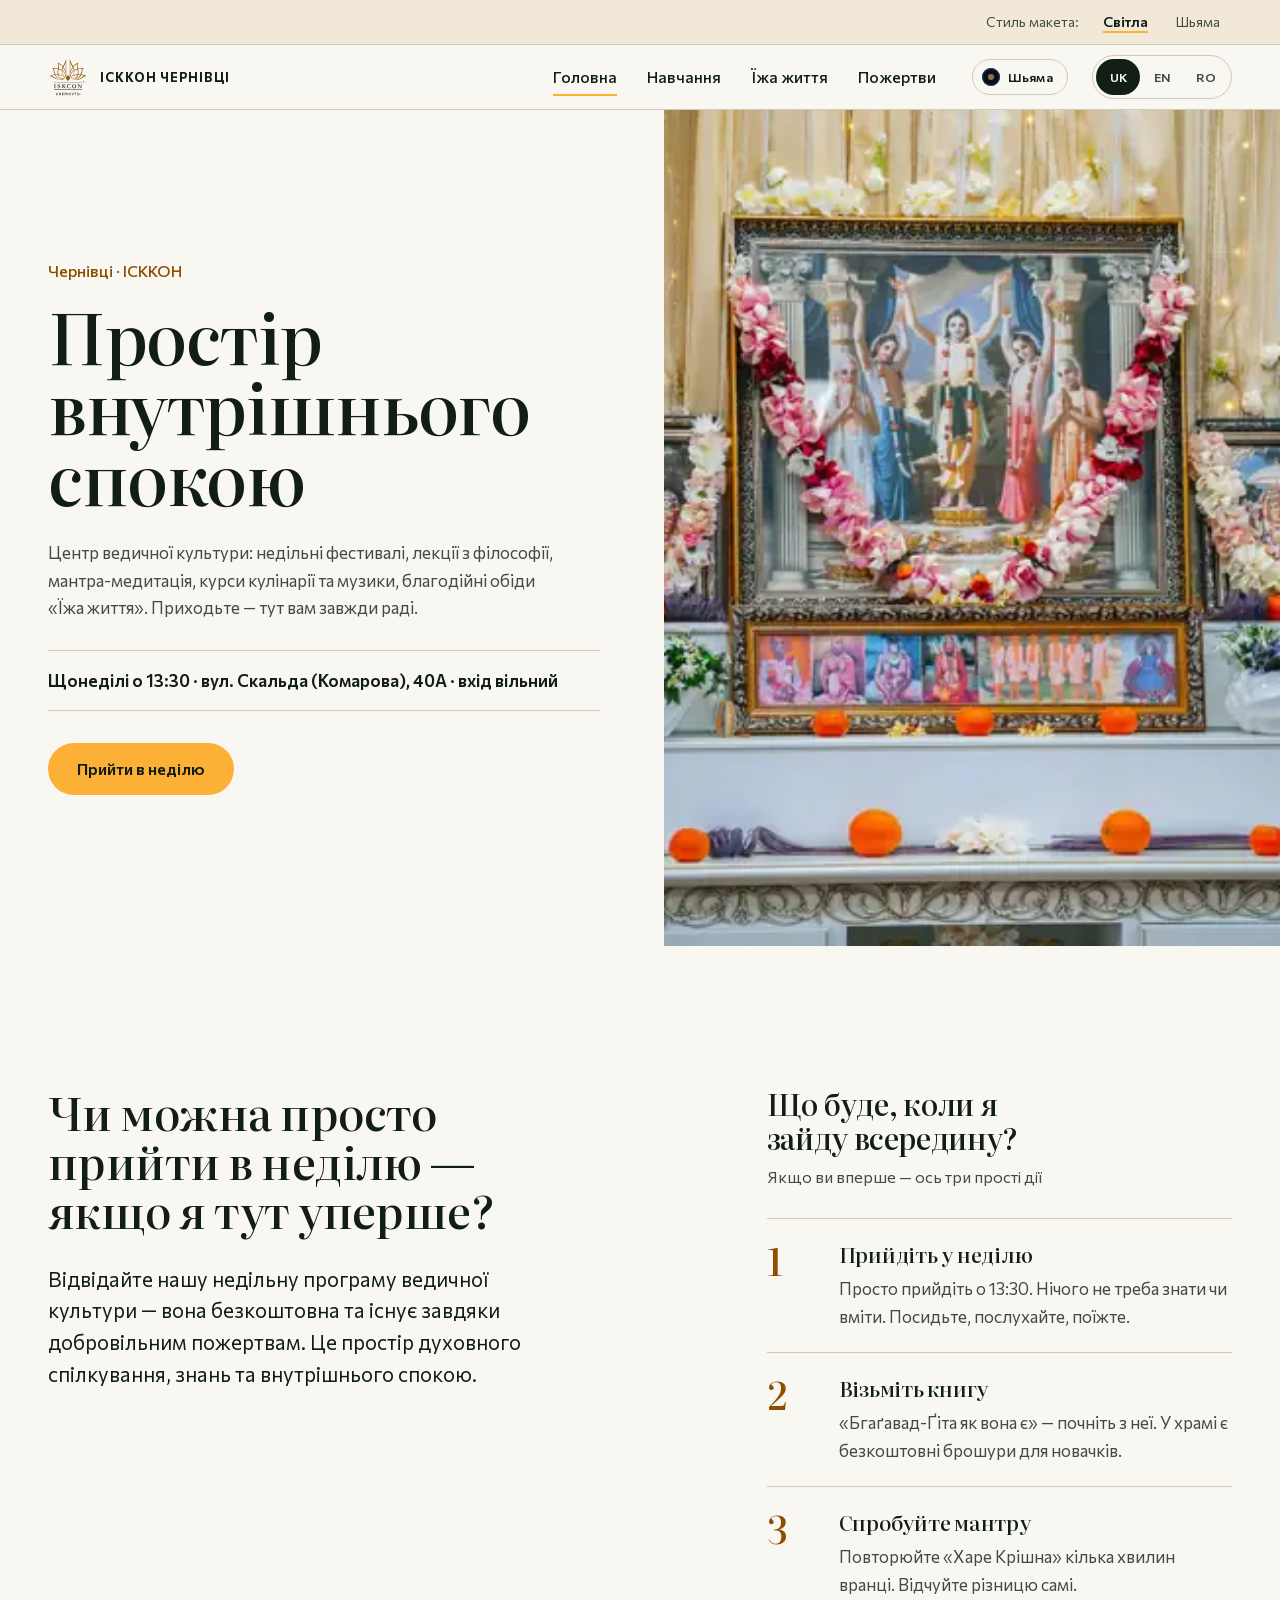
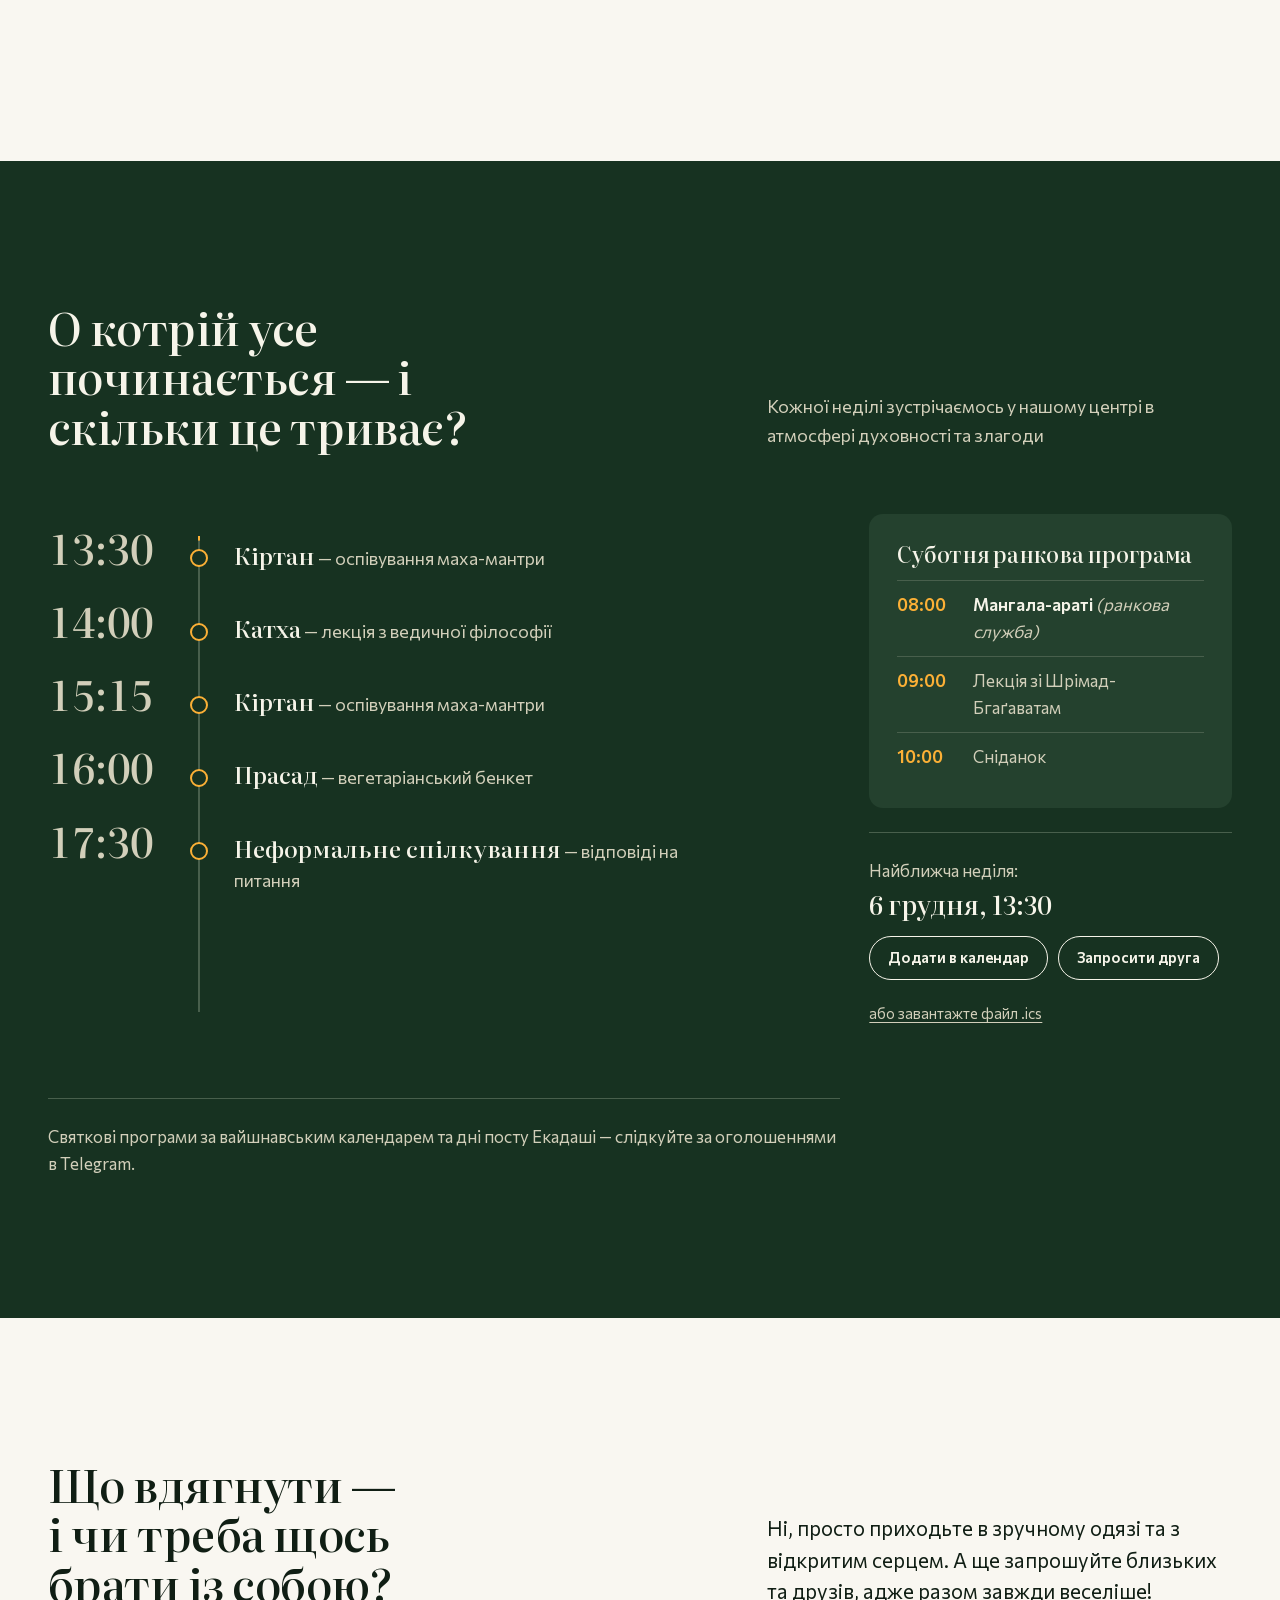
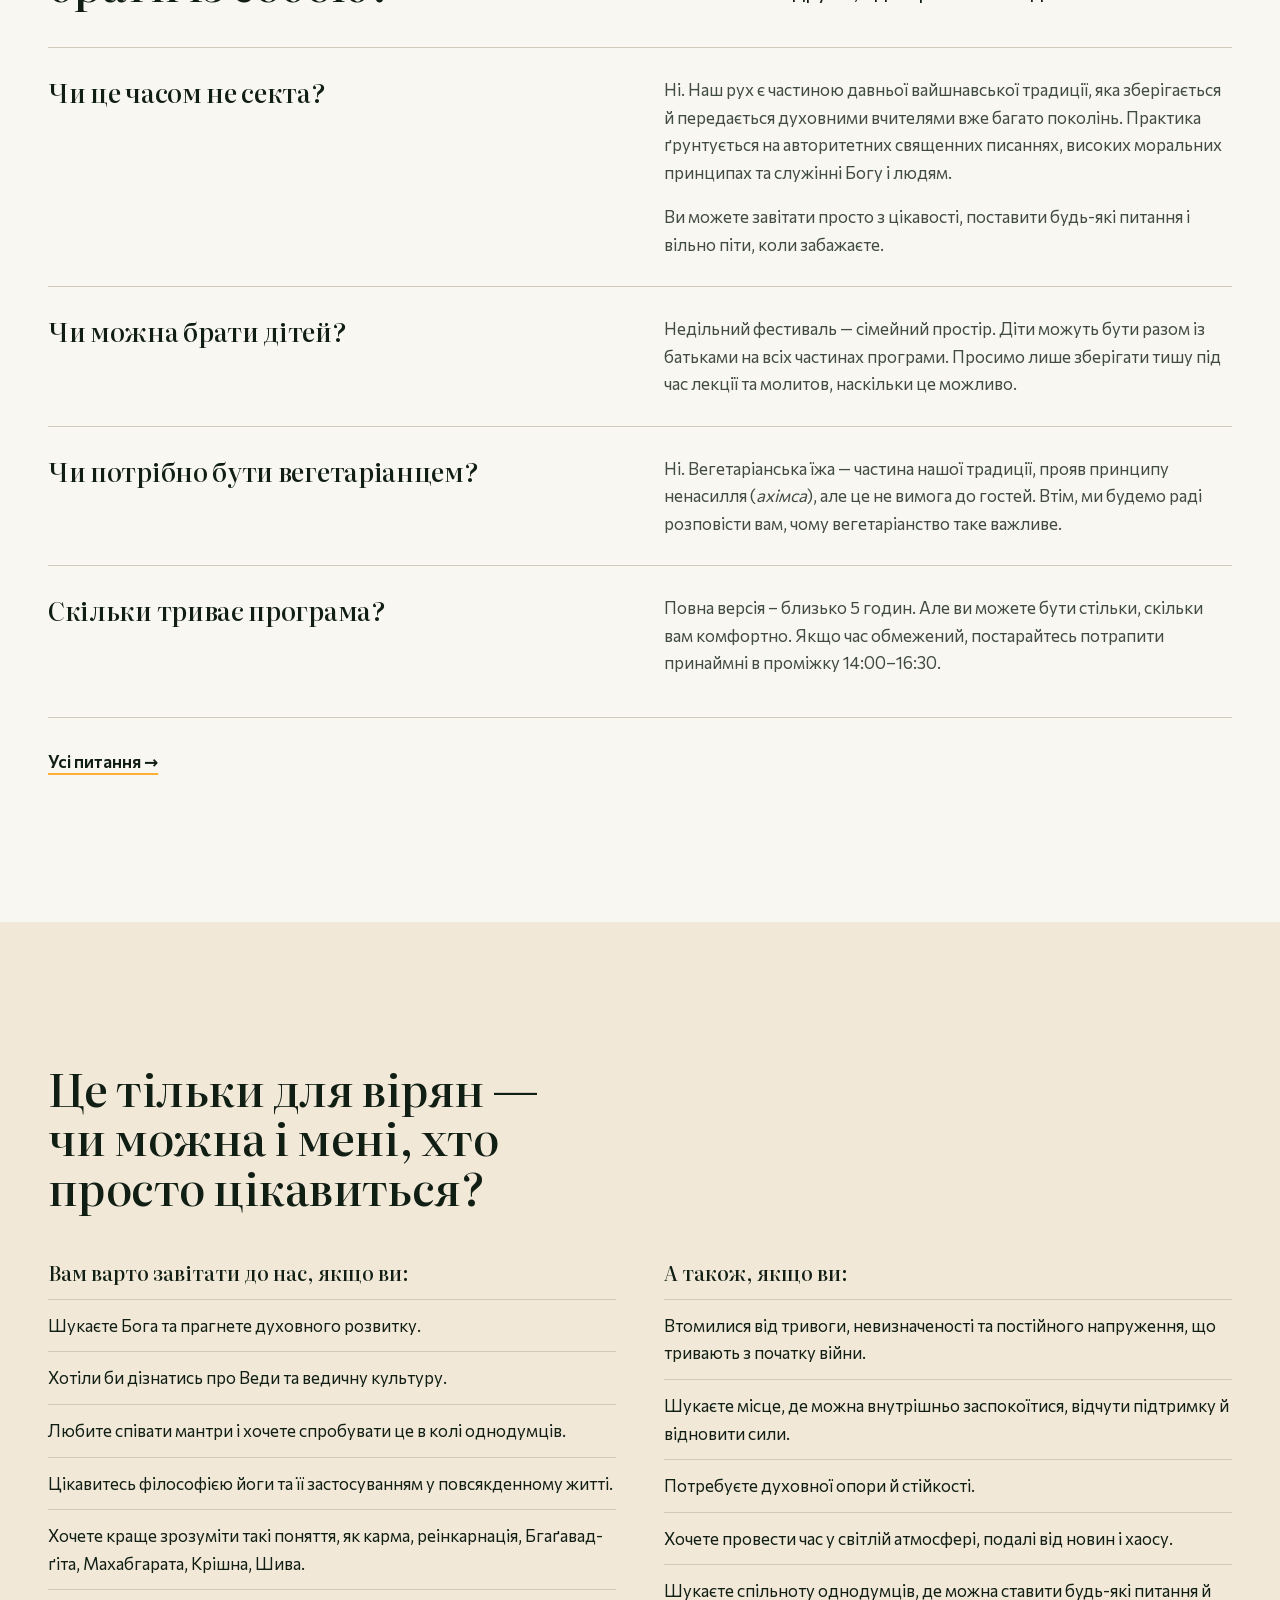
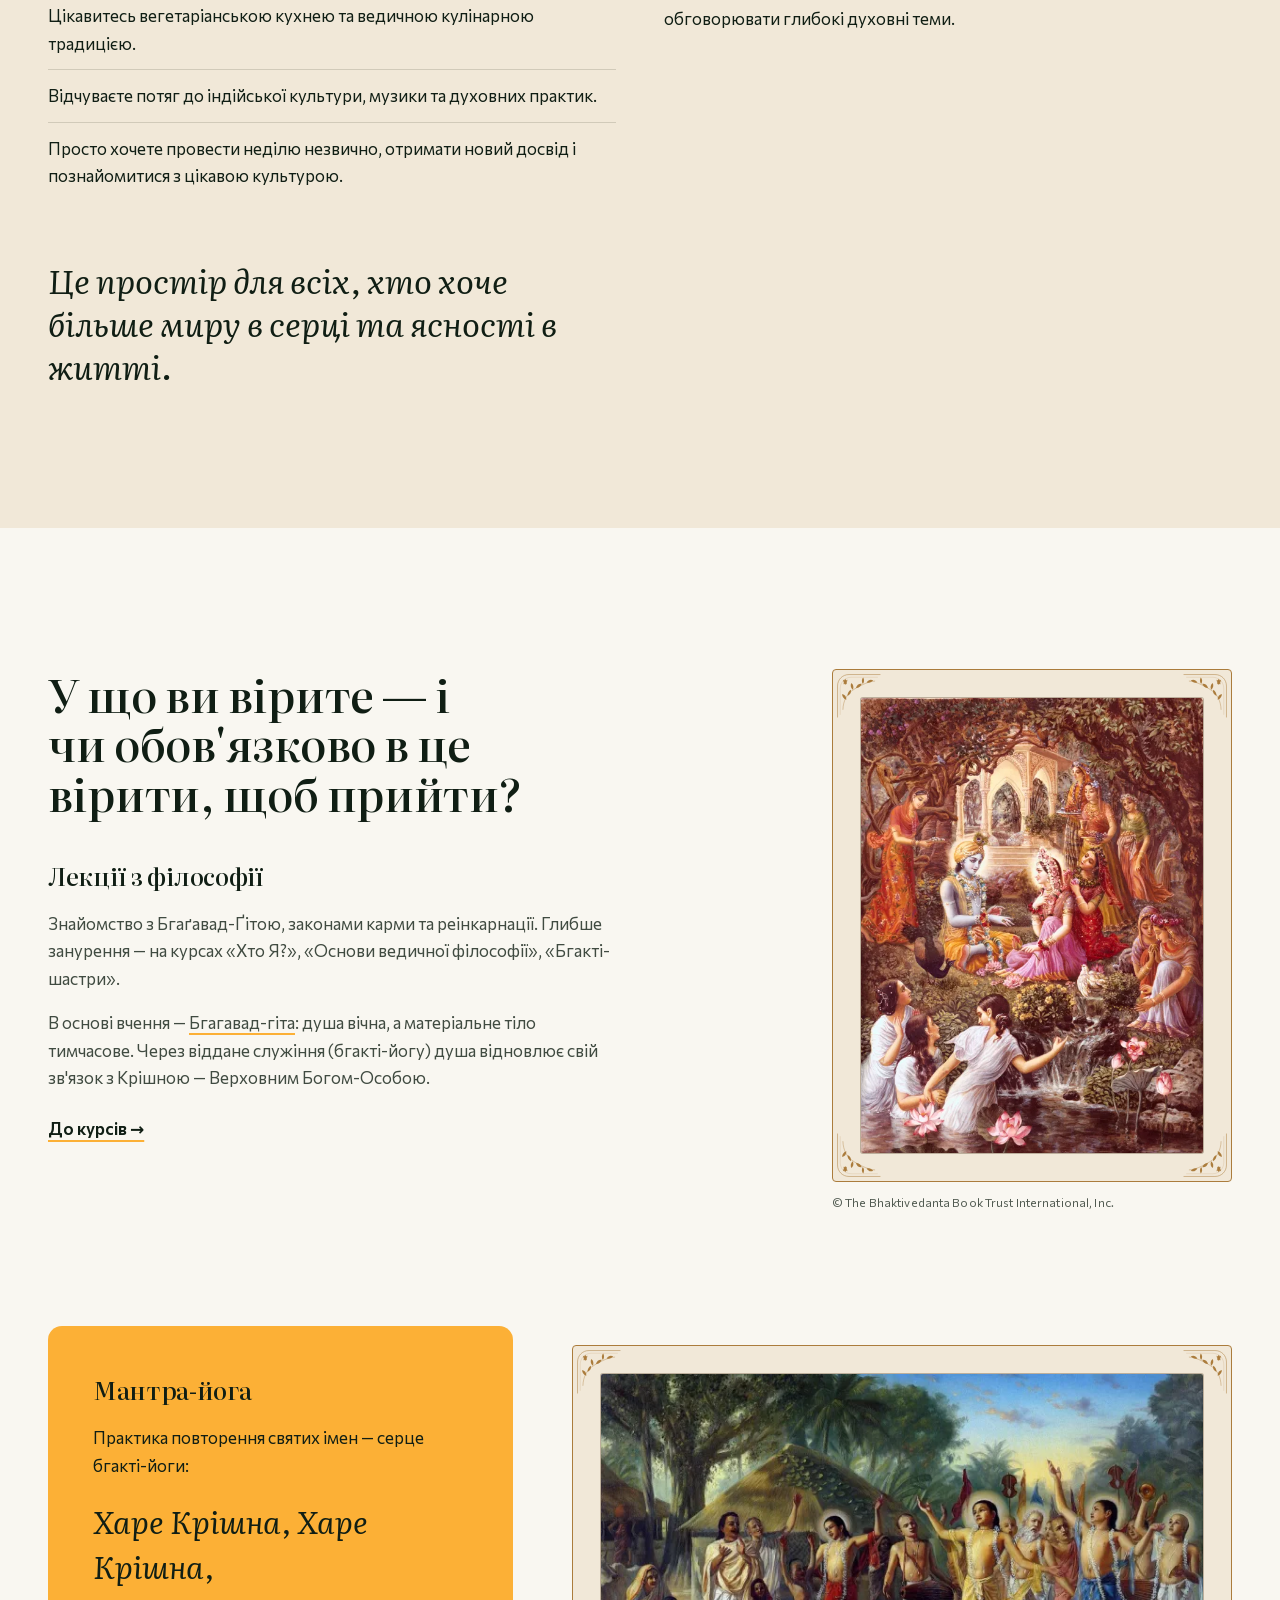
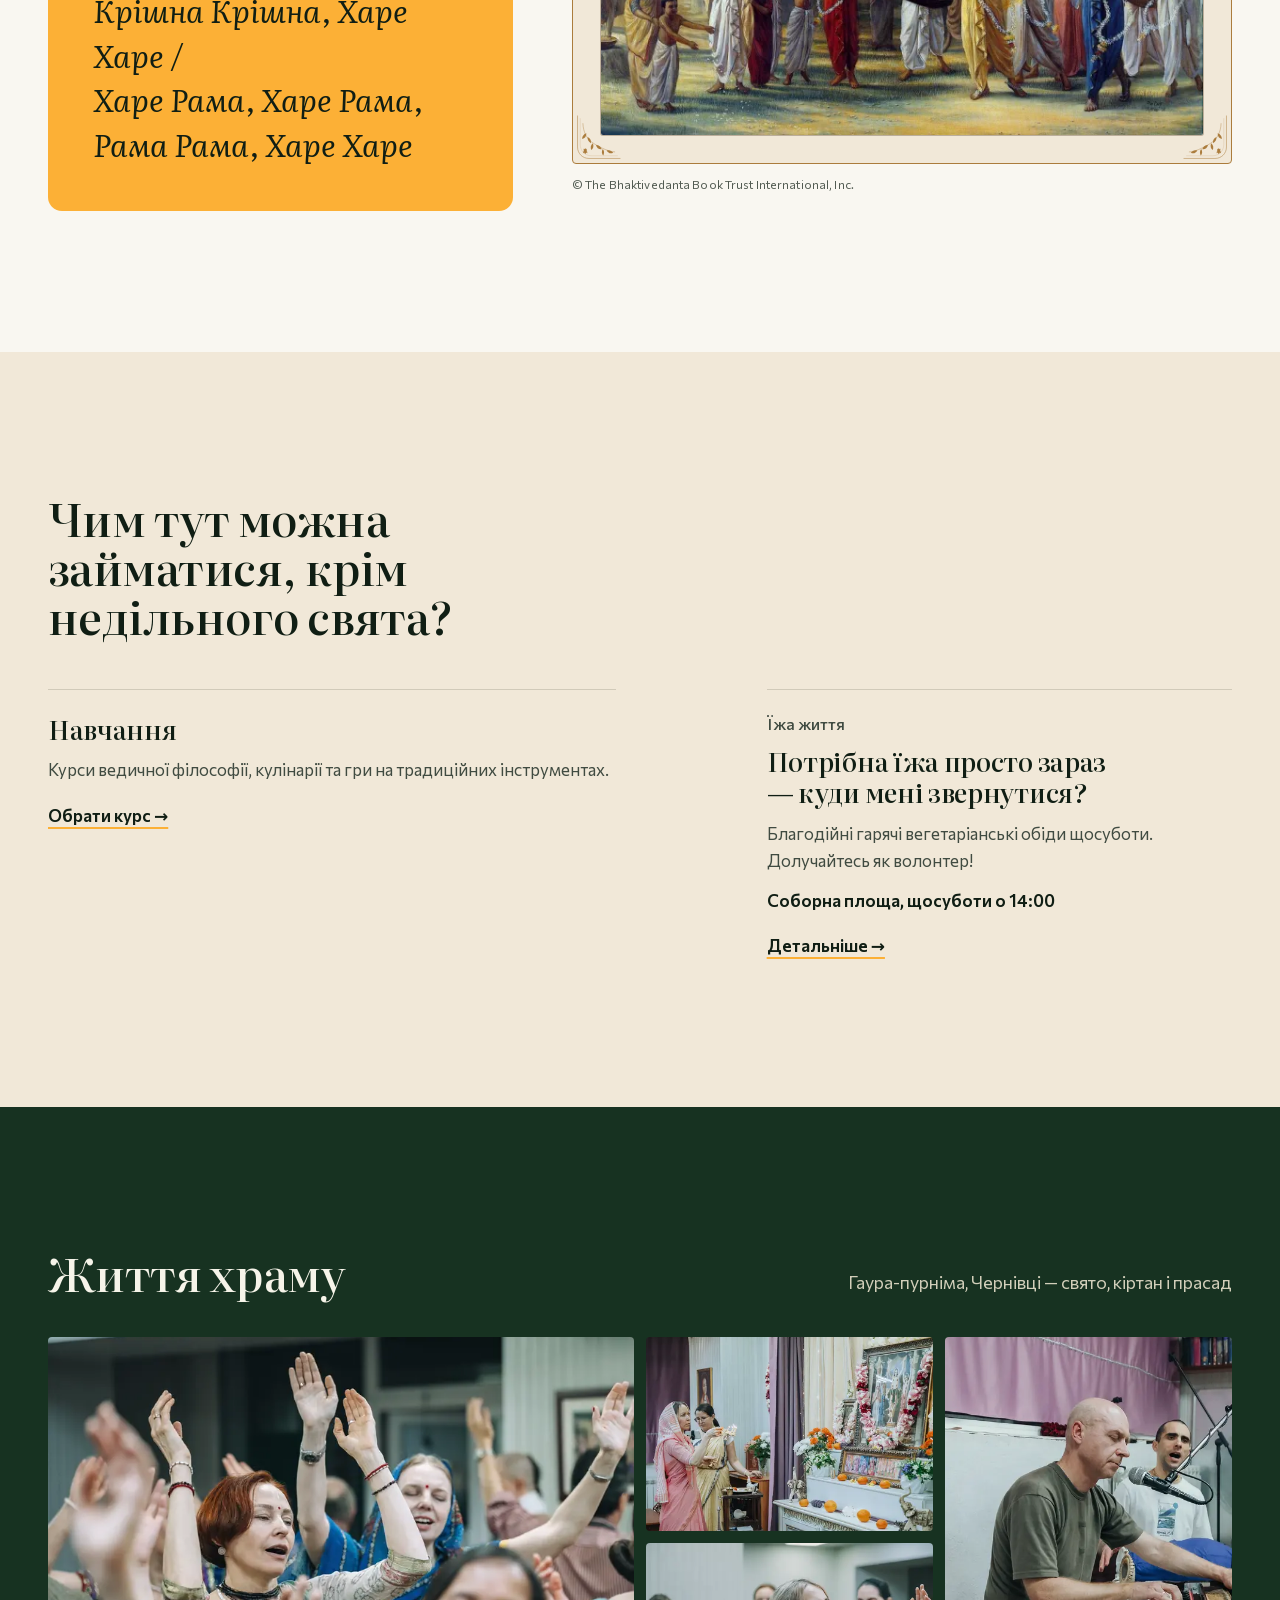
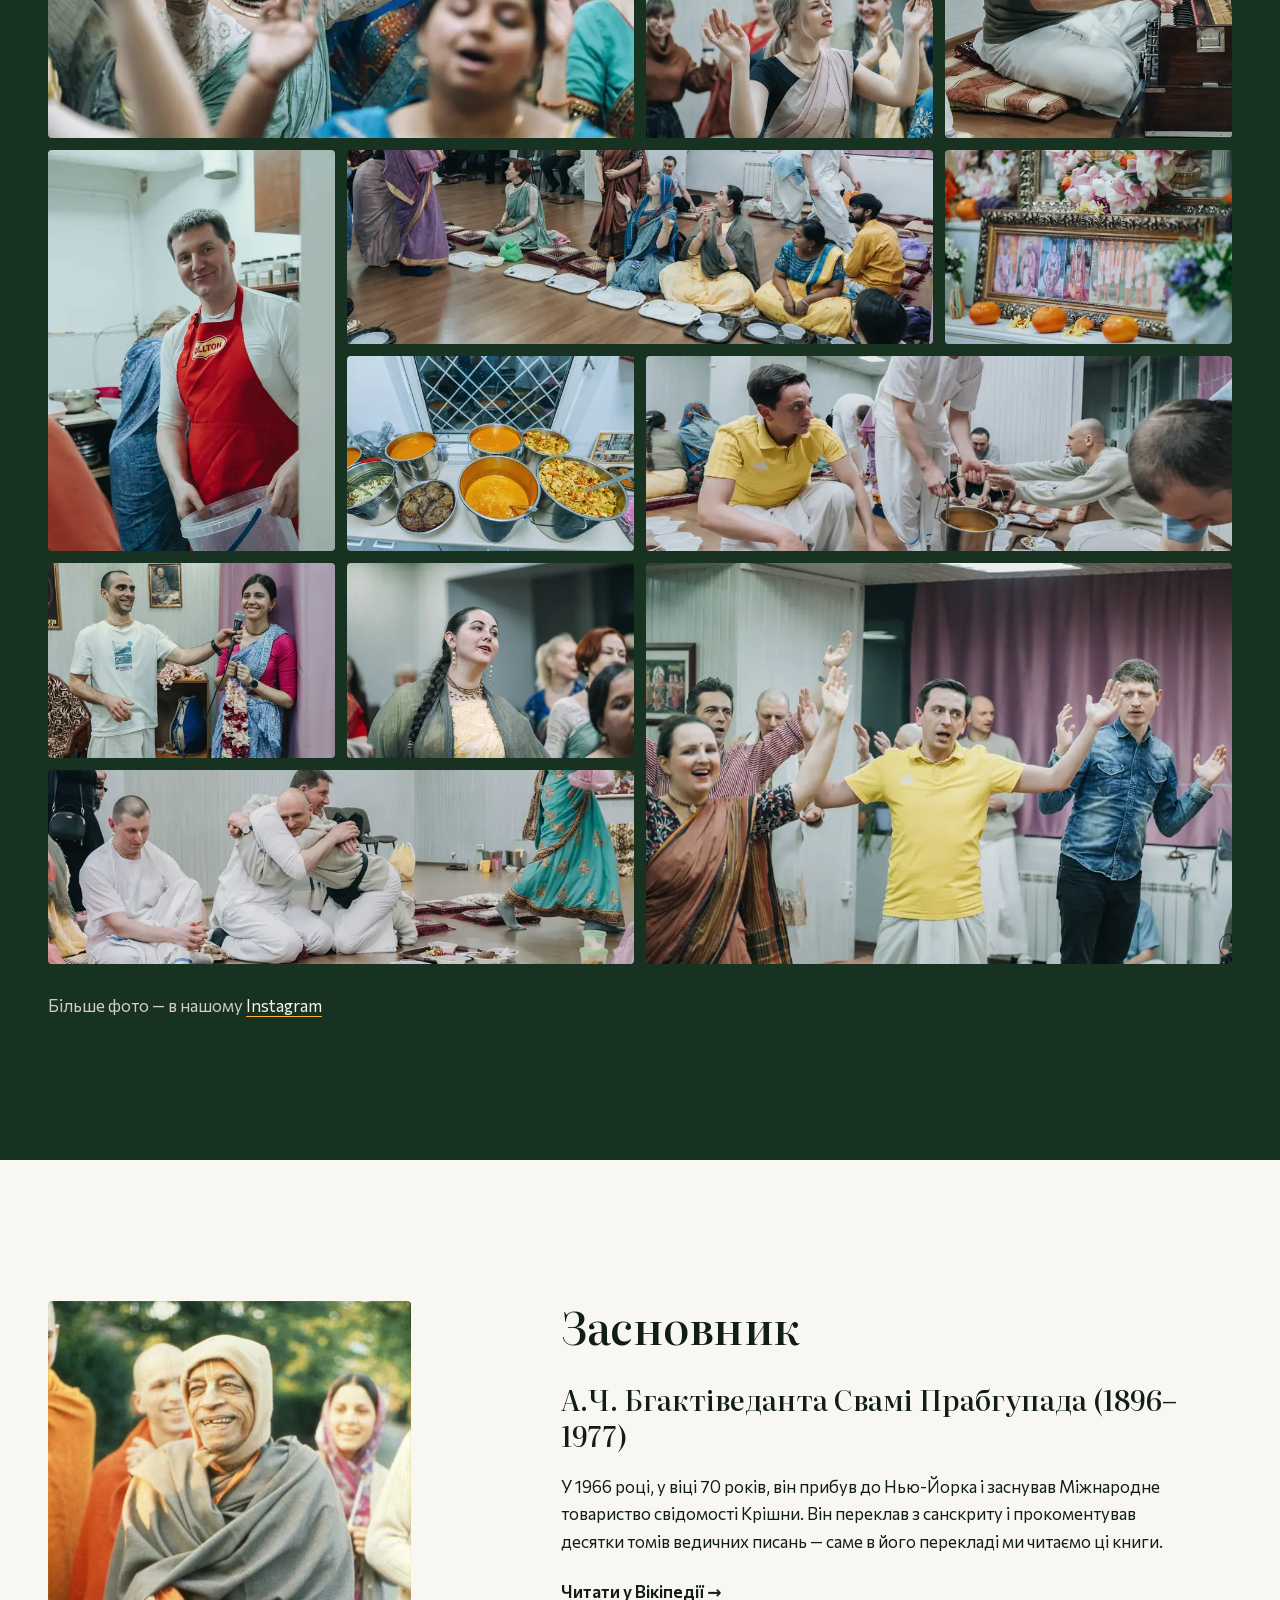
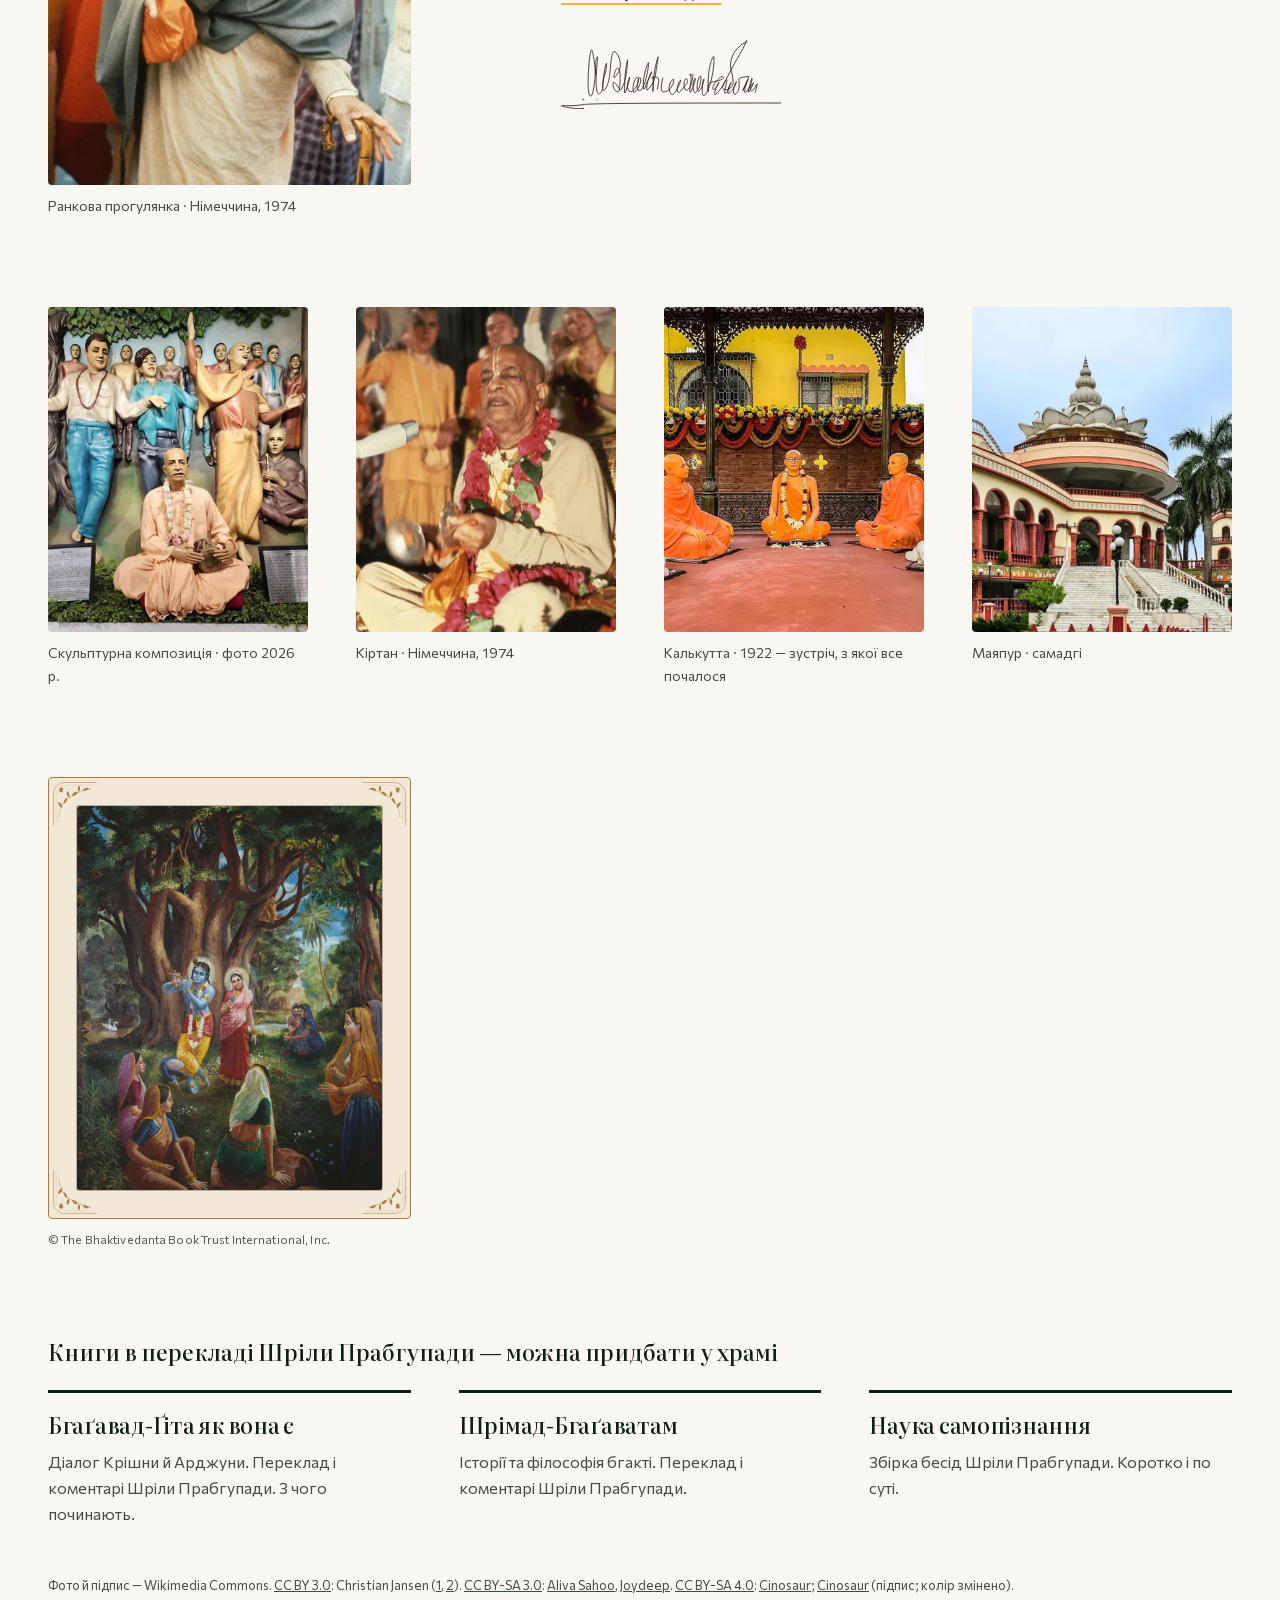
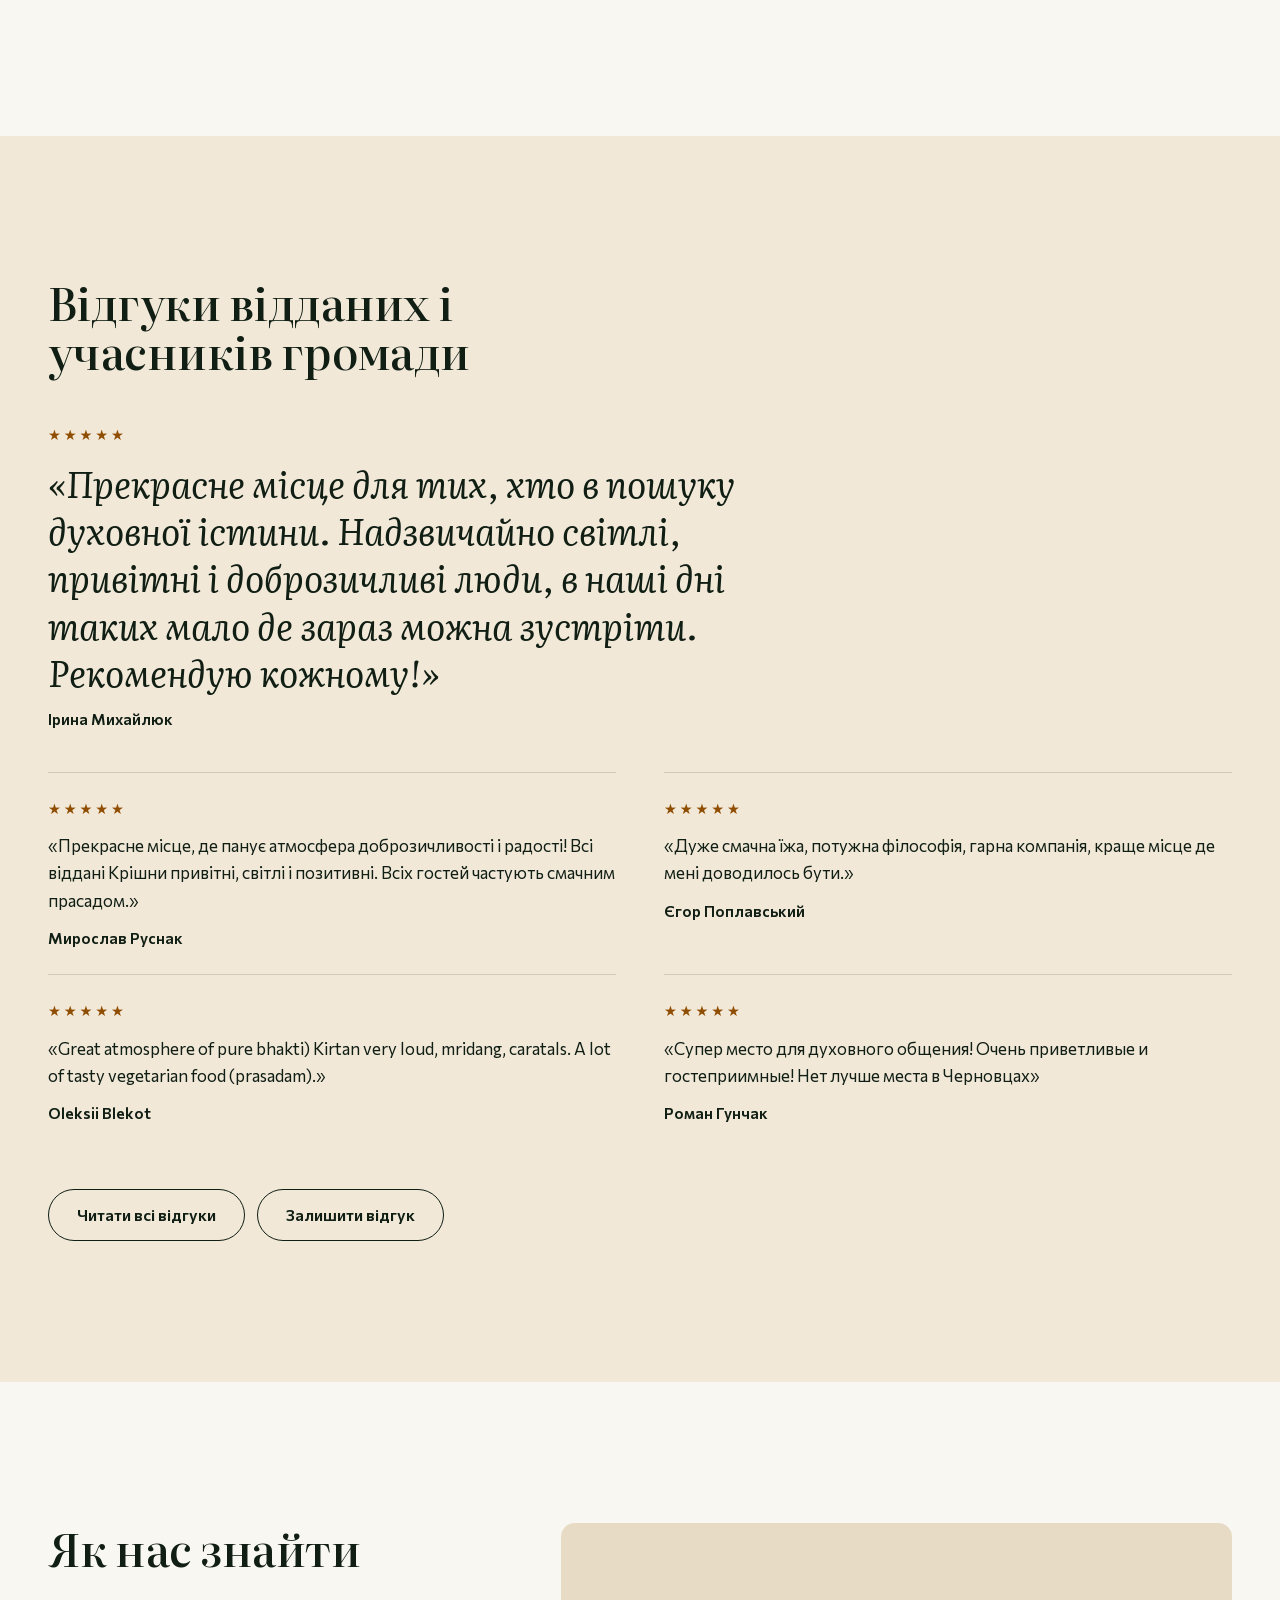
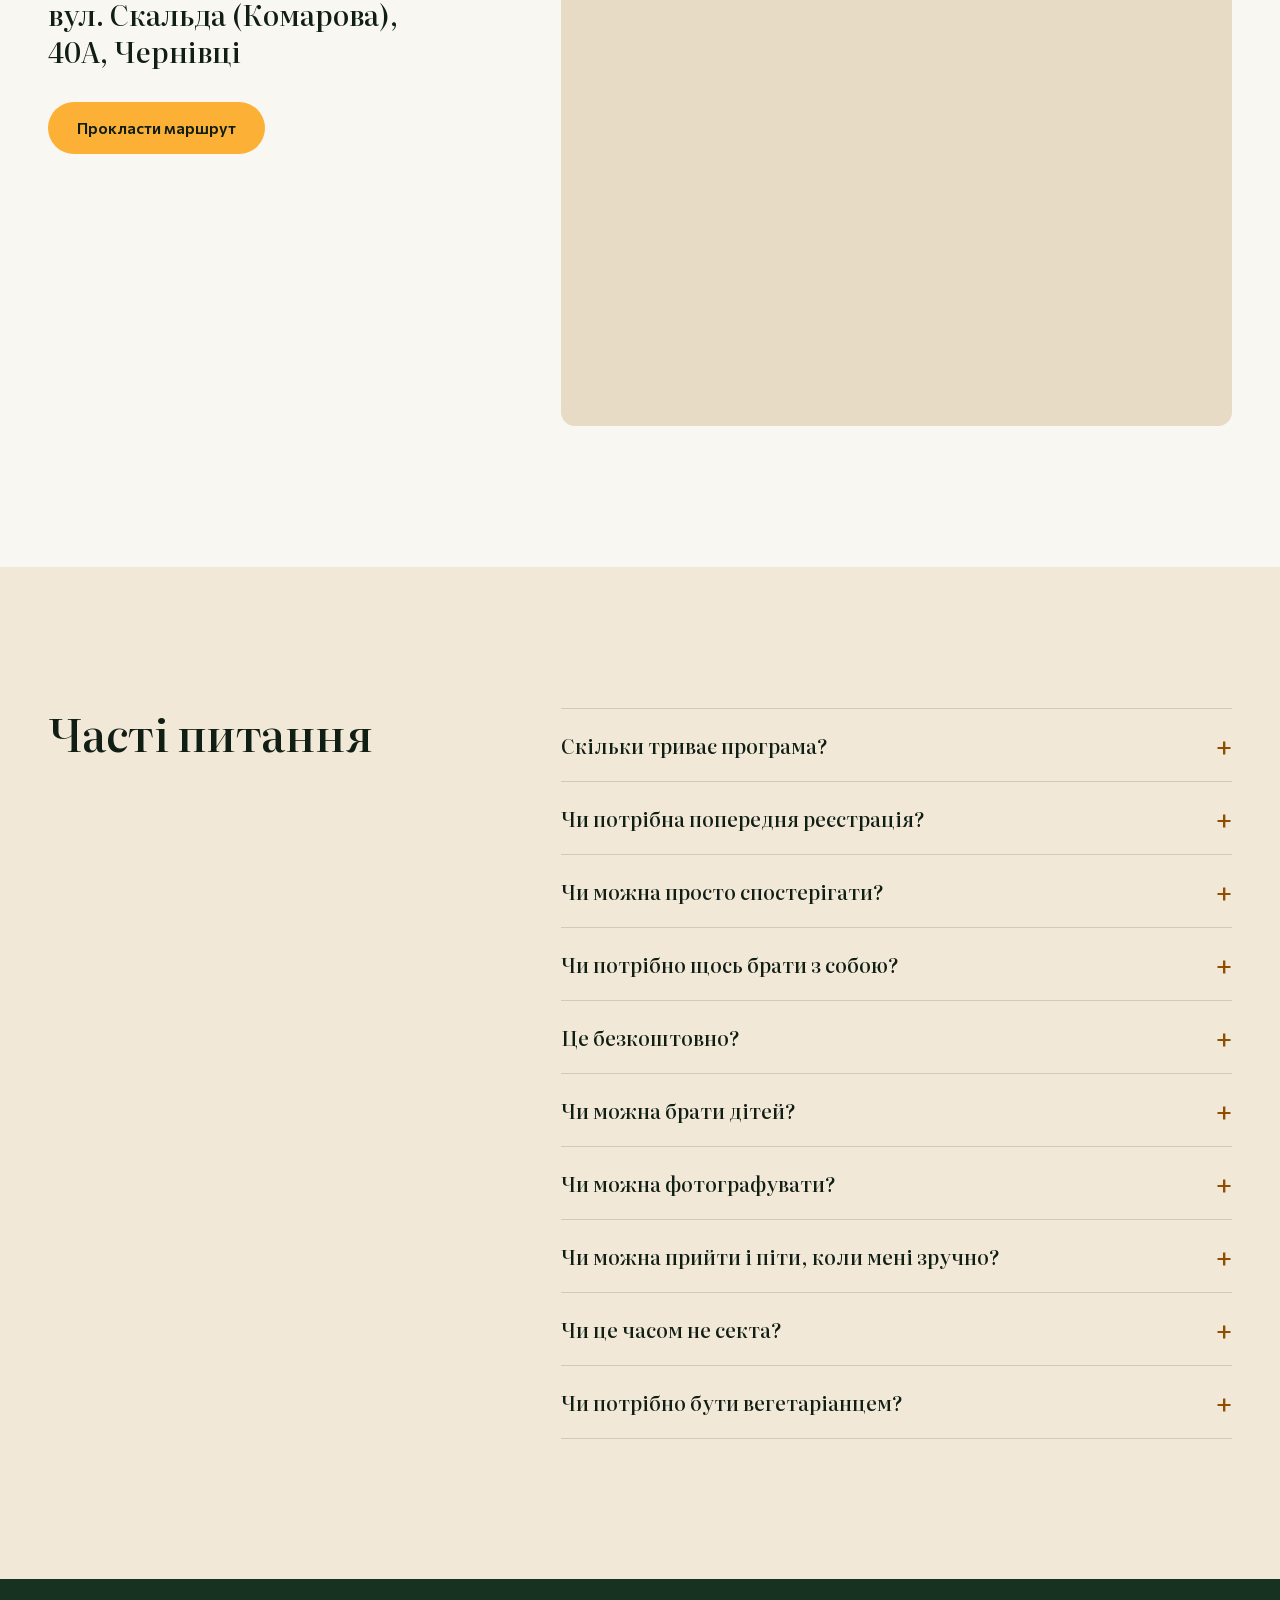
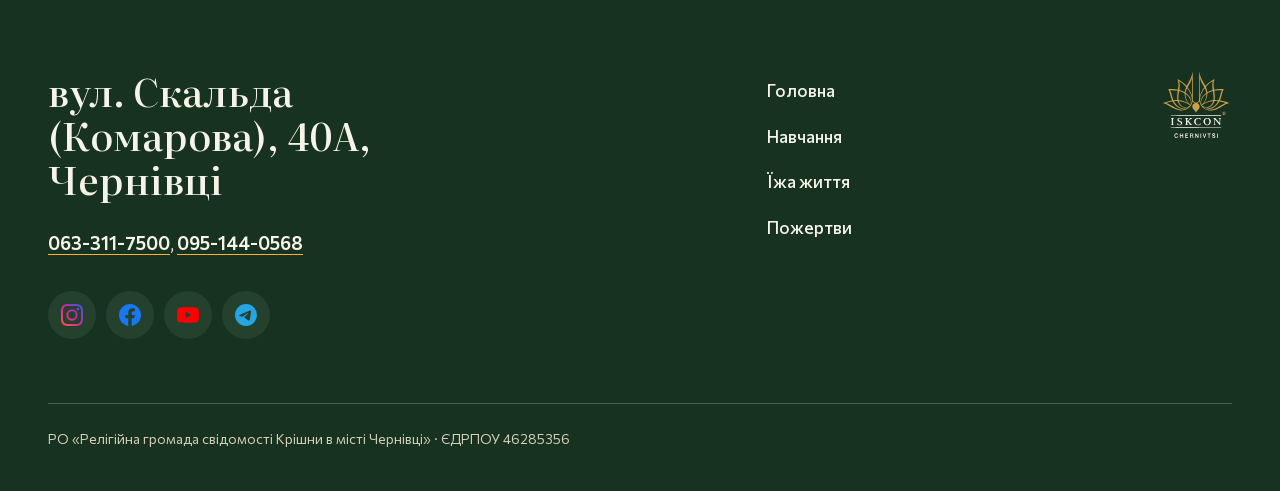
<file: mockup/index.html>
<!DOCTYPE html>
<html lang="uk">
<head>
<meta charset="UTF-8">
<meta name="viewport" content="width=device-width, initial-scale=1.0">
<!-- Макет головної (гілка design/claude). Не для індексації: превью лише з noindex. -->
<meta name="robots" content="noindex, nofollow">
<title>ІСККОН Чернівці — Центр ведичної культури</title>
<meta name="description" content="Центр ведичної культури ІСККОН у Чернівцях: недільні програми, лекції з філософії, курси, благодійність «Їжа життя», підтримка храму.">
<meta name="theme-color" content="#F9F7F0">
<meta property="og:title" content="ІСККОН Чернівці — Центр ведичної культури">
<meta property="og:description" content="Недільні фестивалі, лекції з філософії, курси, благодійність. Харе Крішна!">
<meta property="og:image" content="https://iskcon.cv.ua/assets/og/og-home.jpg">
<meta property="og:locale" content="uk_UA">
<meta property="og:type" content="website">
<meta property="og:site_name" content="ІСККОН Чернівці">
<meta property="og:image:width" content="1200">
<meta property="og:image:height" content="630">
<meta name="twitter:card" content="summary_large_image">
<meta name="twitter:title" content="ІСККОН Чернівці — Центр ведичної культури">
<meta name="twitter:description" content="Недільні фестивалі, лекції з філософії, курси, благодійність. Харе Крішна!">
<meta name="twitter:image" content="https://iskcon.cv.ua/assets/og/og-home.jpg">
<link rel="preload" as="font" type="font/woff2" crossorigin href="fonts/literata-normal-cyrillic.woff2">
<link rel="preload" as="font" type="font/woff2" crossorigin href="fonts/commissioner-normal-cyrillic.woff2">
<link rel="preload" as="image" type="image/webp" fetchpriority="high"
  imagesrcset="../assets/temple/hero-640.webp 640w, ../assets/temple/hero-768.webp 768w, ../assets/temple/hero-960.webp 960w, ../assets/temple/hero-1280.webp 1280w, ../assets/temple/hero-1920.webp 1920w"
  imagesizes="(max-width:860px) 100vw, 50vw">
<script>document.documentElement.classList.add("js");try{var q=new URLSearchParams(location.search).get("theme");if(q==="shyama"||q==="light")localStorage.setItem("mockup-theme",q);if(localStorage.getItem("mockup-theme")==="shyama")document.documentElement.setAttribute("data-theme","shyama")}catch(e){}</script>
<link rel="stylesheet" href="mockup.css">
<link rel="icon" href="../assets/favicon.svg" type="image/svg+xml">
<link rel="icon" href="../assets/favicon-32.png" sizes="32x32" type="image/png">
<link rel="apple-touch-icon" href="../assets/apple-touch-icon.png">
<script type="application/ld+json">
{
  "@context": "https://schema.org",
  "@type": "HinduTemple",
  "name": "ІСККОН Чернівці — Центр ведичної культури",
  "address": {
    "@type": "PostalAddress",
    "streetAddress": "вул. Скальда (Комарова), 40А",
    "addressLocality": "Чернівці",
    "addressCountry": "UA"
  },
  "sameAs": [
    "https://www.instagram.com/chernivtsi_iskcon/",
    "https://www.facebook.com/groups/1682214668687066/",
    "https://t.me/+bGy8LgS8jTQ0YzNi",
    "https://www.youtube.com/@ISKCONChernivtsi"
  ]
}
</script>
</head>
<body>
<svg width="0" height="0" style="position:absolute" aria-hidden="true" focusable="false">
  <symbol id="vine" viewBox="0 0 120 120">
    <path d="M4 116V34C4 17 17 4 34 4h82" fill="none" stroke="currentColor" stroke-width="1.3"/>
    <path d="M11 109V40c0-16 13-29 29-29h69" fill="none" stroke="currentColor" stroke-width=".7" opacity=".6"/>
    <path d="M18 96c1-24 10-42 30-54s38-20 54-21" fill="none" stroke="currentColor" stroke-width="1"/>
    <path d="M27 70c-7-2-11-8-11-15 7 1 11 7 11 15z"/>
    <path d="M30 60c7-3 10-9 9-16-6 3-9 9-9 16z"/>
    <path d="M44 44c-6-5-7-12-4-18 5 4 7 11 4 18z"/>
    <path d="M52 39c8 0 13-5 15-11-7-1-13 3-15 11z"/>
    <path d="M70 29c-4-6-3-13 1-17 3 5 3 12-1 17z"/>
    <path d="M80 25c7 2 13-1 17-6-7-3-13-1-17 6z"/>
    <g transform="translate(24 24)">
      <path d="M0 7C-4 2-4-4 0-9 4-4 4 2 0 7z"/>
      <path d="M0 7C-4 2-4-4 0-9 4-4 4 2 0 7z" transform="rotate(-42)" opacity=".8"/>
      <path d="M0 7C-4 2-4-4 0-9 4-4 4 2 0 7z" transform="rotate(42)" opacity=".8"/>
    </g>
  </symbol>
</svg>
<a class="skip" href="#main">Перейти до вмісту</a>

<!-- перемикач між двома стилями макета; поточний стиль позначає mockup.js (без JS — світла) -->
<nav class="styles" aria-label="Стиль макета">
  <div class="wrap styles__in">
    <span class="styles__label">Стиль макета:</span>
    <a href="./?theme=light" data-style="light" aria-current="page">Світла</a>
    <a href="./?theme=shyama" data-style="shyama">Шьяма</a>
  </div>
</nav>

<header class="top">
  <div class="wrap top__in">
    <a class="brand" href="./"><img class="brand__logo" src="../assets/logo.svg" alt="ІСККОН Чернівці" aria-hidden="true" width="40" height="40"><img class="brand__logo brand__logo--light" src="../assets/logo-light.svg" alt="ІСККОН Чернівці" aria-hidden="true" width="40" height="40"><b translate="no">ІСККОН ЧЕРНІВЦІ</b></a>
    <nav class="nav" id="nav">
      <a href="./" aria-current="page">Головна</a>
      <a href="courses/">Навчання</a>
      <a href="food/">Їжа життя</a>
      <a href="donation/">Пожертви</a>
    </nav>
    <button type="button" class="theme-btn" aria-pressed="false" aria-label="Тема «Шьяма»"><span class="theme-btn__dot" aria-hidden="true"></span><span class="theme-btn__txt">Шьяма</span></button>
    <div class="langs">
      <button type="button" class="lang-btn active" data-lang="uk">UK</button>
      <button type="button" class="lang-btn" data-lang="en">EN</button>
      <button type="button" class="lang-btn" data-lang="ro">RO</button>
    </div>
    <button type="button" class="menu-btn" aria-label="Меню" aria-expanded="false" aria-controls="nav"><span></span></button>
  </div>
</header>

<section class="hero" aria-labelledby="hero-title">
  <div class="hero__text">
    <p class="kicker">Чернівці · ІСККОН</p>
    <h1 id="hero-title">Простір внутрішнього спокою</h1>
    <p class="hero__lede">Центр ведичної культури: недільні фестивалі, лекції з філософії,
      мантра-медитація, курси кулінарії та музики, благодійні обіди «Їжа життя».
      Приходьте — тут вам завжди раді.</p>
    <p class="ticket">Щонеділі о 13:30 · вул. Скальда (Комарова), 40А · вхід вільний</p>
    <p><a class="btn btn--primary" href="#schedule">Прийти в неділю</a></p>
  </div>
  <figure class="hero__photo">
    <img src="../assets/temple/hero-1280.webp"
      srcset="../assets/temple/hero-640.webp 640w, ../assets/temple/hero-768.webp 768w, ../assets/temple/hero-960.webp 960w, ../assets/temple/hero-1280.webp 1280w, ../assets/temple/hero-1920.webp 1920w"
      sizes="(max-width:860px) 100vw, 50vw" width="2560" height="1703" alt="" fetchpriority="high" decoding="async">
  </figure>
</section>

<main id="main">

  <section class="sec">
    <div class="wrap first">
      <div class="first__ask">
        <h2 class="h2">Чи можна просто прийти в неділю — якщо я тут уперше?</h2>
        <p class="lead">Відвідайте нашу недільну програму ведичної культури — вона безкоштовна
          та існує завдяки добровільним пожертвам. Це простір духовного спілкування,
          знань та внутрішнього спокою.</p>
      </div>
      <div class="first__steps">
        <h2>Що буде, коли я зайду всередину?</h2>
        <p class="sub">Якщо ви вперше — ось три прості дії</p>
        <ol class="steps">
          <li><h3>Прийдіть у неділю</h3><p>Просто прийдіть о 13:30. Нічого не треба знати чи вміти. Посидьте, послухайте, поїжте.</p></li>
          <li><h3>Візьміть книгу</h3><p>«Бгаґавад-Ґіта як вона є» — почніть з неї. У храмі є безкоштовні брошури для новачків.</p></li>
          <li><h3>Спробуйте мантру</h3><p>Повторюйте «Харе Крішна» кілька хвилин вранці. Відчуйте різницю самі.</p></li>
        </ol>
      </div>
    </div>
  </section>

  <section class="sec on-leaf" id="schedule">
    <div class="wrap">
      <div class="sched__head">
        <h2 class="h2">О котрій усе починається — і скільки це триває?</h2>
        <p class="sub">Кожної неділі зустрічаємось у нашому центрі в атмосфері духовності та злагоди</p>
      </div>
      <div class="sched">
        <div class="day">
          <span class="day__fill" aria-hidden="true"></span>
          <div class="ev"><span class="t">13:30</span><span class="what"><b>Кіртан</b> — оспівування маха-мантри</span></div>
          <div class="ev"><span class="t">14:00</span><span class="what"><b>Катха</b> — лекція з ведичної філософії</span></div>
          <div class="ev"><span class="t">15:15</span><span class="what"><b>Кіртан</b> — оспівування маха-мантри</span></div>
          <div class="ev"><span class="t">16:00</span><span class="what"><b>Прасад</b> — вегетаріанський бенкет</span></div>
          <div class="ev"><span class="t">17:30</span><span class="what"><b>Неформальне спілкування</b> — відповіді на питання</span></div>
        </div>
        <div class="sched__side">
          <div class="sat">
            <h3>Суботня ранкова програма</h3>
            <div class="sat__row"><span class="t">08:00</span><span><b>Мангала-араті</b> <em>(ранкова служба)</em></span></div>
            <div class="sat__row"><span class="t">09:00</span><span>Лекція зі Шрімад-Бгаґаватам</span></div>
            <div class="sat__row"><span class="t">10:00</span><span>Сніданок</span></div>
          </div>
          <div class="next" id="next-sunday" hidden>
            <p class="next__when"><span>Найближча неділя:</span> <b><span data-next-sunday></span>, 13:30</b></p>
            <div class="next__actions">
              <a class="btn btn--line" data-gcal href="https://calendar.google.com/calendar/render?action=TEMPLATE" target="_blank" rel="noopener">Додати в календар</a>
              <button type="button" class="btn btn--line" data-invite>Запросити друга</button>
            </div>
            <p class="next__alt"><button type="button" class="next__ics" data-ics>або завантажте файл .ics</button></p>
            <p class="next__status" role="status" data-invite-status></p>
          </div>
        </div>
        <p class="sched__note">Святкові програми за вайшнавським календарем та дні посту Екадаші —
          слідкуйте за оголошеннями в Telegram.</p>
      </div>
    </div>
  </section>

  <section class="sec" id="visit">
    <div class="wrap">
      <div class="visit__head">
        <h2 class="h2">Що вдягнути — і чи треба щось брати із собою?</h2>
        <p class="lead">Ні, просто приходьте в зручному одязі та з відкритим серцем. А ще запрошуйте близьких та друзів, адже разом завжди веселіше!</p>
      </div>
        <article class="qa">
          <h3>Чи це часом не секта?</h3>
          <div><p>Ні. Наш рух є частиною давньої вайшнавської традиції, яка зберігається й передається духовними вчителями вже багато поколінь. Практика ґрунтується на авторитетних священних писаннях, високих моральних принципах та служінні Богу і людям.</p><p>Ви можете завітати просто з цікавості, поставити будь-які питання і вільно піти, коли забажаєте.</p></div>
        </article>
        <article class="qa">
          <h3>Чи можна брати дітей?</h3>
          <div><p>Недільний фестиваль — сімейний простір. Діти можуть бути разом із батьками на всіх частинах програми. Просимо лише зберігати тишу під час лекції та молитов, наскільки це можливо.</p></div>
        </article>
        <article class="qa">
          <h3>Чи потрібно бути вегетаріанцем?</h3>
          <div><p>Ні. Вегетаріанська їжа — частина нашої традиції, прояв принципу ненасилля (<em>ахімса</em>), але це не вимога до гостей. Втім, ми будемо раді розповісти вам, чому вегетаріанство таке важливе.</p></div>
        </article>
        <article class="qa">
          <h3>Скільки триває програма?</h3>
          <div><p>Повна версія – близько 5 годин. Але ви можете бути стільки, скільки вам комфортно. Якщо час обмежений, постарайтесь потрапити принаймні в проміжку 14:00–16:30.</p></div>
        </article>
      <p class="visit__all"><a class="arrow-link" href="#faq">Усі питання →</a></p>
    </div>
  </section>

  <section class="sec on-sandal who">
    <div class="wrap">
      <h2 class="h2">Це тільки для вірян — чи можна і мені, хто просто цікавиться?</h2>
      <div class="who__cols">
        <div>
          <p>Вам варто завітати до нас, якщо ви:</p>
          <ul class="ruled">
            <li>Шукаєте Бога та прагнете духовного розвитку.</li>
            <li>Хотіли би дізнатись про Веди та ведичну культуру.</li>
            <li>Любите співати мантри і хочете спробувати це в колі однодумців.</li>
            <li>Цікавитесь філософією йоги та її застосуванням у повсякденному житті.</li>
            <li>Хочете краще зрозуміти такі поняття, як карма, реінкарнація, Бгаґавад-ґіта, Махабгарата, Крішна, Шива.</li>
            <li>Цікавитесь вегетаріанською кухнею та ведичною кулінарною традицією.</li>
            <li>Відчуваєте потяг до індійської культури, музики та духовних практик.</li>
            <li>Просто хочете провести неділю незвично, отримати новий досвід і познайомитися з цікавою культурою.</li>
          </ul>
        </div>
        <div>
          <p>А також, якщо ви:</p>
          <ul class="ruled">
            <li>Втомилися від тривоги, невизначеності та постійного напруження, що тривають з початку війни.</li>
            <li>Шукаєте місце, де можна внутрішньо заспокоїтися, відчути підтримку й відновити сили.</li>
            <li>Потребуєте духовної опори й стійкості.</li>
            <li>Хочете провести час у світлій атмосфері, подалі від новин і хаосу.</li>
            <li>Шукаєте спільноту однодумців, де можна ставити будь-які питання й обговорювати глибокі духовні теми.</li>
          </ul>
        </div>
      </div>
      <p class="who__close">Це простір для всіх, хто хоче більше миру в серці та ясності в житті.</p>
    </div>
  </section>

  <section class="sec">
    <div class="wrap phil">
      <div class="phil__text prose">
        <h2 class="h2">У що ви вірите — і чи обов'язково в це вірити, щоб прийти?</h2>
        <h3>Лекції з філософії</h3>
        <p>Знайомство з Бгаґавад-Ґітою, законами карми та реінкарнації.
          Глибше занурення — на курсах «Хто Я?», «Основи ведичної філософії», «Бгакті-шастри».</p>
        <p>В основі вчення — <a href="https://vedabase.io/uk/library/bg/" target="_blank" rel="noopener">Бгагавад-гіта</a>: душа вічна, а матеріальне тіло тимчасове. Через віддане служіння (бгакті-йогу) душа відновлює свій зв'язок з Крішною — Верховним Богом-Особою.</p>
        <a class="arrow-link" href="courses/">До курсів →</a>
      </div>
      <div class="phil__art">
        <figure class="art-frame art-frame--tall">
          <div class="art-frame__mat"><svg class="art-frame__c art-frame__c--tl" aria-hidden="true" focusable="false"><use href="#vine"/></svg><svg class="art-frame__c art-frame__c--tr" aria-hidden="true" focusable="false"><use href="#vine"/></svg><svg class="art-frame__c art-frame__c--bl" aria-hidden="true" focusable="false"><use href="#vine"/></svg><svg class="art-frame__c art-frame__c--br" aria-hidden="true" focusable="false"><use href="#vine"/></svg>
            <img src="media/art/radha-krishna-pond-560.webp" srcset="media/art/radha-krishna-pond-560.webp 560w, media/art/radha-krishna-pond-840.webp 840w" sizes="(max-width:860px) 80vw, 400px" width="840" height="1117" alt="Класична картина: Радха і Крішна сидять в альтанці серед лісу, гопі подають квіти й плоди, інші гопі купаються в лотосовому ставку" loading="lazy" decoding="async">
          </div>
          <figcaption><small>© The Bhaktivedanta Book Trust International, Inc.</small></figcaption>
        </figure>
      </div>
    </div>
    <div class="wrap phil phil--mantra">
      <div class="mantra-card">
        <h3>Мантра-йога</h3>
        <p>Практика повторення святих імен — серце бгакті-йоги:</p>
        <p class="mantra">Харе Крішна, Харе Крішна,<br> Крішна Крішна, Харе Харе /<br> Харе Рама, Харе Рама,<br> Рама Рама, Харе Харе</p>
      </div>
      <div class="phil__art phil__art--wide">
        <figure class="art-frame art-frame--wide">
          <div class="art-frame__mat"><svg class="art-frame__c art-frame__c--tl" aria-hidden="true" focusable="false"><use href="#vine"/></svg><svg class="art-frame__c art-frame__c--tr" aria-hidden="true" focusable="false"><use href="#vine"/></svg><svg class="art-frame__c art-frame__c--bl" aria-hidden="true" focusable="false"><use href="#vine"/></svg><svg class="art-frame__c art-frame__c--br" aria-hidden="true" focusable="false"><use href="#vine"/></svg>
            <img src="media/art/chaitanya-nityananda-sankirtana-640.webp" srcset="media/art/chaitanya-nityananda-sankirtana-640.webp 640w, media/art/chaitanya-nityananda-sankirtana-1024.webp 1024w" sizes="(max-width:860px) 100vw, 640px" width="1024" height="614" alt="Класична картина: Чайтанья і Нітьянанда в танці ведуть санкіртану, віддані співають і грають на барабанах" loading="lazy" decoding="async">
          </div>
          <figcaption><small>© The Bhaktivedanta Book Trust International, Inc.</small></figcaption>
        </figure>
      </div>
    </div>
  </section>

  <section class="sec on-sandal" id="paths">
    <div class="wrap">
      <h2 class="h2">Чим тут можна займатися, крім недільного свята?</h2>
      <div class="paths">
        <article class="path path--learn">
          <div class="path__body">
            <h3>Навчання</h3>
            <p>Курси ведичної філософії, кулінарії та гри на традиційних інструментах.</p>
            <a class="arrow-link" href="courses/">Обрати курс →</a>
          </div>
        </article>
        <article class="path path--food">
          <div class="path__body">
            <p class="path__kicker">Їжа життя</p>
            <h3>Потрібна їжа просто зараз — куди мені звернутися?</h3>
            <p>Благодійні гарячі вегетаріанські обіди щосуботи. Долучайтесь як волонтер!</p>
            <p class="path__where">Соборна площа, щосуботи о 14:00</p>
            <a class="arrow-link" href="food/">Детальніше →</a>
          </div>
        </article>
      </div>
    </div>
  </section>

  <section class="sec on-leaf">
    <div class="wrap">
      <div class="gal__head">
        <h2 class="h2">Життя храму</h2>
        <p class="sub">Гаура-пурніма, Чернівці — свято, кіртан і прасад</p>
      </div>
      <div class="gal">
        <a class="g-big" href="media/gal-kirtan-peak.jpg"><img src="media/gal-kirtan-peak-1200.webp" srcset="media/gal-kirtan-peak-800.webp 800w, media/gal-kirtan-peak-1200.webp 1200w" sizes="(max-width:560px) 100vw, 50vw" width="1200" height="900" alt="Спів кіртану" loading="lazy" decoding="async"></a>
        <a href="media/gal-arati.jpg"><img src="media/gal-arati-800.webp" srcset="media/gal-arati-480.webp 480w, media/gal-arati-800.webp 800w" sizes="(max-width:560px) 50vw, 25vw" width="800" height="600" alt="Араті біля вівтаря" loading="lazy" decoding="async"></a>
        <a class="g-tall" href="media/gal-kirtan-leader.jpg"><img src="media/gal-kirtan-leader-800.webp" srcset="media/gal-kirtan-leader-480.webp 480w, media/gal-kirtan-leader-800.webp 800w" sizes="(max-width:560px) 50vw, 25vw" width="800" height="1200" alt="Гра на гармоні" loading="lazy" decoding="async"></a>
        <a href="media/gal-dance.jpg"><img src="media/gal-dance-800.webp" srcset="media/gal-dance-480.webp 480w, media/gal-dance-800.webp 800w" sizes="(max-width:560px) 50vw, 25vw" width="800" height="600" alt="Танцюючий кіртан" loading="lazy" decoding="async"></a>
        <a class="g-tall" href="media/gal-cook.jpg"><img src="media/gal-cook-800.webp" srcset="media/gal-cook-480.webp 480w, media/gal-cook-800.webp 800w" sizes="(max-width:560px) 50vw, 25vw" width="800" height="1200" alt="Кухар готує прасад" loading="lazy" decoding="async"></a>
        <a class="g-wide" href="media/gal-feast.jpg"><img src="media/gal-feast-1200.webp" srcset="media/gal-feast-800.webp 800w, media/gal-feast-1200.webp 1200w" sizes="(max-width:560px) 100vw, 50vw" width="1200" height="429" alt="Прасадний бенкет" loading="lazy" decoding="async"></a>
        <a href="media/gal-altar-detail.jpg"><img src="media/gal-altar-detail-800.webp" srcset="media/gal-altar-detail-480.webp 480w, media/gal-altar-detail-800.webp 800w" sizes="(max-width:560px) 50vw, 25vw" width="800" height="600" alt="Деталь вівтаря" loading="lazy" decoding="async"></a>
        <a href="media/gal-prasad-pots.jpg"><img src="media/gal-prasad-pots-800.webp" srcset="media/gal-prasad-pots-480.webp 480w, media/gal-prasad-pots-800.webp 800w" sizes="(max-width:560px) 50vw, 25vw" width="800" height="600" alt="Каструлі з прасадом" loading="lazy" decoding="async"></a>
        <a class="g-wide" href="media/gal-serving.jpg"><img src="media/gal-serving-1200.webp" srcset="media/gal-serving-800.webp 800w, media/gal-serving-1200.webp 1200w" sizes="(max-width:560px) 100vw, 50vw" width="1200" height="429" alt="Роздача прасаду" loading="lazy" decoding="async"></a>
        <a href="media/gal-microphone.jpg"><img src="media/gal-microphone-800.webp" srcset="media/gal-microphone-480.webp 480w, media/gal-microphone-800.webp 800w" sizes="(max-width:560px) 50vw, 25vw" width="800" height="600" alt="Радість спільноти" loading="lazy" decoding="async"></a>
        <a href="media/gal-singing.jpg"><img src="media/gal-singing-800.webp" srcset="media/gal-singing-480.webp 480w, media/gal-singing-800.webp 800w" sizes="(max-width:560px) 50vw, 25vw" width="800" height="600" alt="Кіртан з усмішкою" loading="lazy" decoding="async"></a>
        <a class="g-big" href="media/gal-circle.jpg"><img src="media/gal-circle-1200.webp" srcset="media/gal-circle-800.webp 800w, media/gal-circle-1200.webp 1200w" sizes="(max-width:560px) 100vw, 50vw" width="1200" height="900" alt="Кіртан-група" loading="lazy" decoding="async"></a>
        <a class="g-wide" href="media/gal-embrace.jpg"><img src="media/gal-embrace-1200.webp" srcset="media/gal-embrace-800.webp 800w, media/gal-embrace-1200.webp 1200w" sizes="(max-width:560px) 100vw, 50vw" width="1200" height="429" alt="Спільнота храму" loading="lazy" decoding="async"></a>
      </div>
      <p class="gal__note">Більше фото — в нашому
        <a href="https://www.instagram.com/chernivtsi_iskcon/" target="_blank" rel="noopener">Instagram</a></p>
    </div>
  </section>

  <section class="sec">
    <div class="wrap">
      <div class="founder">
        <figure class="founder__photo">
          <img src="../assets/prabhupada/walk-640.webp" srcset="../assets/prabhupada/walk-400.webp 400w, ../assets/prabhupada/walk-640.webp 640w, ../assets/prabhupada/walk-900.webp 900w" sizes="(max-width:860px) 90vw, 33vw" alt="Шріла Прабгупада" width="900" height="1200" loading="lazy" decoding="async">
          <figcaption>Ранкова прогулянка · Німеччина, 1974</figcaption>
        </figure>
        <div class="founder__text prose">
          <h2 class="h2">Засновник</h2>
          <p class="founder__name"><b>А.Ч. Бгактіведанта Свамі Прабгупада</b> (1896–1977)</p>
          <p>У 1966 році, у віці 70 років, він прибув до Нью-Йорка і заснував Міжнародне товариство свідомості Крішни. Він переклав з санскриту і прокоментував десятки томів ведичних писань — саме в його перекладі ми читаємо ці книги.</p>
          <p><a class="arrow-link" href="https://uk.wikipedia.org/wiki/Бгактіведанта_Свамі_Прабгупада" target="_blank" rel="noopener">Читати у Вікіпедії →</a></p>
          <img class="founder__sign" src="../assets/prabhupada/signature.svg" alt="Підпис Шріли Прабгупади" width="529" height="166" loading="lazy" decoding="async">
        </div>
      </div>
      <div class="strip" role="region" aria-label="Фотографії Шріли Прабгупади" tabindex="0">
        <figure>
          <img src="../assets/prabhupada/statue-360.webp" srcset="../assets/prabhupada/statue-360.webp 360w, ../assets/prabhupada/statue-600.webp 600w" sizes="(max-width:860px) 66vw, 25vw" alt="Скульптурна композиція: Шріла Прабгупада з мрідангою серед учнів" width="600" height="750" loading="lazy" decoding="async">
          <figcaption>Скульптурна композиція · фото 2026 р.</figcaption>
        </figure>
        <figure>
          <img src="../assets/prabhupada/singing-360.webp" srcset="../assets/prabhupada/singing-360.webp 360w, ../assets/prabhupada/singing-600.webp 600w" sizes="(max-width:860px) 66vw, 25vw" alt="Шріла Прабгупада співає кіртан, Німеччина, 1974" width="600" height="750" loading="lazy" decoding="async">
          <figcaption>Кіртан · Німеччина, 1974</figcaption>
        </figure>
        <figure>
          <img src="../assets/prabhupada/meeting-360.webp" srcset="../assets/prabhupada/meeting-360.webp 360w, ../assets/prabhupada/meeting-600.webp 600w" sizes="(max-width:860px) 66vw, 25vw" alt="Меморіал на місці першої зустрічі Бгактісіддганти Сарасваті та Абгая Чарана Де, Калькутта" width="600" height="750" loading="lazy" decoding="async">
          <figcaption>Калькутта · 1922 — зустріч, з якої все почалося</figcaption>
        </figure>
        <figure>
          <img src="../assets/prabhupada/mayapur-360.webp" srcset="../assets/prabhupada/mayapur-360.webp 360w, ../assets/prabhupada/mayapur-600.webp 600w" sizes="(max-width:860px) 66vw, 25vw" alt="Самадгі-мандир Шріли Прабгупади в Маяпурі" width="600" height="750" loading="lazy" decoding="async">
          <figcaption>Маяпур · самадгі</figcaption>
        </figure>
      </div>
      <div class="founder__art">
        <figure class="art-frame art-frame--tall">
          <div class="art-frame__mat"><svg class="art-frame__c art-frame__c--tl" aria-hidden="true" focusable="false"><use href="#vine"/></svg><svg class="art-frame__c art-frame__c--tr" aria-hidden="true" focusable="false"><use href="#vine"/></svg><svg class="art-frame__c art-frame__c--bl" aria-hidden="true" focusable="false"><use href="#vine"/></svg><svg class="art-frame__c art-frame__c--br" aria-hidden="true" focusable="false"><use href="#vine"/></svg>
            <img src="media/art/krishna-flute-gopis-560.webp" srcset="media/art/krishna-flute-gopis-560.webp 560w, media/art/krishna-flute-gopis-840.webp 840w" sizes="(max-width:860px) 80vw, 400px" width="840" height="1059" alt="Класична картина: Крішна грає на флейті біля великого дерева, гопі слухають" loading="lazy" decoding="async">
          </div>
          <figcaption><small>© The Bhaktivedanta Book Trust International, Inc.</small></figcaption>
        </figure>
      </div>
      <p class="books-intro">Книги в перекладі Шріли Прабгупади — можна придбати у храмі</p>
      <div class="books">
        <div class="book">
          <h3>Бгаґавад-Ґіта як вона є</h3>
          <p>Діалог Крішни й Арджуни. Переклад і коментарі Шріли Прабгупади. З чого починають.</p>
        </div>
        <div class="book">
          <h3>Шрімад-Бгаґаватам</h3>
          <p>Історії та філософія бгакті. Переклад і коментарі Шріли Прабгупади.</p>
        </div>
        <div class="book">
          <h3>Наука самопізнання</h3>
          <p>Збірка бесід Шріли Прабгупади. Коротко і по суті.</p>
        </div>
      </div>
      <p class="credits">Фото й підпис — Wikimedia Commons. <a href="https://creativecommons.org/licenses/by/3.0/" target="_blank" rel="noopener license">CC BY 3.0</a>: Christian Jansen (<a href="https://commons.wikimedia.org/wiki/File:Prabhupada_on_a_morning_walk_in_Germany_1974.jpg" target="_blank" rel="noopener" title="Wikimedia Commons: Prabhupada on a morning walk in Germany 1974">1</a>, <a href="https://commons.wikimedia.org/wiki/File:Prabhupada_singing_(Germany_1974).jpg" target="_blank" rel="noopener" title="Wikimedia Commons: Prabhupada singing (Germany 1974)">2</a>). <a href="https://creativecommons.org/licenses/by-sa/3.0/" target="_blank" rel="noopener license">CC BY-SA 3.0</a>: <a href="https://commons.wikimedia.org/wiki/File:A._C._Bhaktivedanta_Swami_Prabhupada_(52567).jpg" target="_blank" rel="noopener">Aliva Sahoo</a>, <a href="https://commons.wikimedia.org/wiki/File:Samadhi_Mandir_of_Srila_Prabhupada,_Mayapur_07102013_02.jpg" target="_blank" rel="noopener">Joydeep</a>. <a href="https://creativecommons.org/licenses/by-sa/4.0/" target="_blank" rel="noopener license">CC BY-SA 4.0</a>: <a href="https://commons.wikimedia.org/wiki/File:Prabhupada_and_Bhaktisiddhanta_meeting_site_memorial.jpg" target="_blank" rel="noopener">Cinosaur</a>; <a href="https://commons.wikimedia.org/wiki/File:Srila_Prabhupada%27s_signature.svg" target="_blank" rel="noopener">Cinosaur</a> (підпис; колір змінено).</p>
    </div>
  </section>

  <section class="sec on-sandal" id="reviews">
    <div class="wrap">
      <div class="rev__head"><h2 class="h2">Відгуки відданих і учасників громади</h2></div>
      <div class="reviews">
        <figure class="review"><div class="review__stars" aria-hidden="true">★★★★★</div><blockquote>«Прекрасне місце для тих, хто в пошуку духовної істини. Надзвичайно світлі, привітні і доброзичливі люди, в наші дні таких мало де зараз можна зустріти. Рекомендую кожному!»</blockquote><figcaption>Ірина Михайлюк</figcaption></figure>
        <figure class="review"><div class="review__stars" aria-hidden="true">★★★★★</div><blockquote>«Прекрасне місце, де панує атмосфера доброзичливості і радості! Всі віддані Крішни привітні, світлі і позитивні. Всіх гостей частують смачним прасадом.»</blockquote><figcaption>Мирослав Руснак</figcaption></figure>
        <figure class="review"><div class="review__stars" aria-hidden="true">★★★★★</div><blockquote>«Дуже смачна їжа, потужна філософія, гарна компанія, краще місце де мені доводилось бути.»</blockquote><figcaption>Єгор Поплавський</figcaption></figure>
        <figure class="review"><div class="review__stars" aria-hidden="true">★★★★★</div><blockquote>«Great atmosphere of pure bhakti) Kirtan very loud, mridang, caratals. A lot of tasty vegetarian food (prasadam).»</blockquote><figcaption>Oleksii Blekot</figcaption></figure>
        <figure class="review"><div class="review__stars" aria-hidden="true">★★★★★</div><blockquote>«Супер место для духовного общения! Очень приветливые и гостеприимные! Нет лучше места в Черновцах»</blockquote><figcaption>Роман Гунчак</figcaption></figure>
      </div>
      <div class="rev__actions">
        <a class="btn btn--line" href="https://maps.app.goo.gl/rz1nyMWUVKGSP29Z6" target="_blank" rel="noopener">Читати всі відгуки</a>
        <a class="btn btn--line" href="https://maps.app.goo.gl/rz1nyMWUVKGSP29Z6" target="_blank" rel="noopener" data-form="feedback">Залишити відгук</a>
      </div>
    </div>
  </section>

  <section class="sec" id="map">
    <div class="wrap map">
      <div class="map__text">
        <h2 class="h2">Як нас знайти</h2>
        <p class="map__addr"><b>вул. Скальда (Комарова), 40А, Чернівці</b></p>
        <a class="btn btn--primary" href="https://maps.app.goo.gl/rz1nyMWUVKGSP29Z6" target="_blank" rel="noopener">Прокласти маршрут</a>
      </div>
      <div class="map__frame">
        <iframe src="https://www.google.com/maps/embed?pb=!1m18!1m12!1m3!1d2656.1808253274808!2d25.930892699999998!3d48.2608946!2m3!1f0!2f0!3f0!3m2!1i1024!2i768!4f13.1!3m3!1m2!1s0x47340f36a2389617%3A0xc0b7aa4860b676b1!2z0JzQtdC20LTRg9C-0LUg0J7QsdGJ0LXRgdGC0LLQviDQodC-0LfQvdCw0L3QuNGPINCa0YDQuNGI0L3Riw!5e0!3m2!1suk!2sua!4v1744735307795!5m2!1suk!2sua"
          loading="lazy" title="Храм ІСККОН на мапі" allowfullscreen referrerpolicy="no-referrer-when-downgrade"></iframe>
      </div>
    </div>
  </section>

  <section class="sec on-sandal" id="faq">
    <div class="wrap faq">
      <h2 class="h2">Часті питання</h2>
      <div class="faq__list">
        <details><summary>Скільки триває програма?</summary><p>Повна версія – близько 5 годин. Але ви можете бути стільки, скільки вам комфортно. Якщо час обмежений, постарайтесь потрапити принаймні в проміжку 14:00–16:30.</p></details>
        <details><summary>Чи потрібна попередня реєстрація?</summary><p>Ні, реєстрація не обов’язкова. Але якщо ви напишете заздалегідь — це допоможе нам краще підготуватися. Наші гості завжди отримують подарунки :)</p></details>
        <details><summary>Чи можна просто спостерігати?</summary><p>Так, звичайно. Можна просто сидіти, слухати й відчувати атмосферу без активної участі.</p></details>
        <details><summary>Чи потрібно щось брати з собою?</summary><p>Ні, просто приходьте в зручному одязі та з відкритим серцем. А ще запрошуйте близьких та друзів, адже разом завжди веселіше!</p></details>
        <details><summary>Це безкоштовно?</summary><p>Так, участь повністю безкоштовна. За бажанням можна зробити пожертву, але це не обов’язково.</p></details>
        <details><summary>Чи можна брати дітей?</summary><p>Недільний фестиваль — сімейний простір. Діти можуть бути разом із батьками на всіх частинах програми. Просимо лише зберігати тишу під час лекції та молитов, наскільки це можливо.</p></details>
        <details><summary>Чи можна фотографувати?</summary><p>Можна, але ненав’язливо й без спалаху, щоб не заважати іншим.</p></details>
        <details><summary>Чи можна прийти і піти, коли мені зручно?</summary><p>Так, звісно. Якщо потрібно — можете приєднатися або вийти тихо в будь-який момент.</p></details>
        <details><summary>Чи це часом не секта?</summary><p>Ні. Наш рух є частиною давньої вайшнавської традиції, яка зберігається й передається духовними вчителями вже багато поколінь. Практика ґрунтується на авторитетних священних писаннях, високих моральних принципах та служінні Богу і людям.</p><p>Ви можете завітати просто з цікавості, поставити будь-які питання і вільно піти, коли забажаєте.</p></details>
        <details><summary>Чи потрібно бути вегетаріанцем?</summary><p>Ні. Вегетаріанська їжа — частина нашої традиції, прояв принципу ненасилля (<em>ахімса</em>), але це не вимога до гостей. Втім, ми будемо раді розповісти вам, чому вегетаріанство таке важливе.</p></details>
      </div>
    </div>
  </section>

</main>

<footer class="foot on-leaf" id="contacts">
  <div class="wrap foot__grid">
    <div class="foot__contact">
      <p class="foot__addr">вул. Скальда (Комарова), 40А, Чернівці</p>
      <p class="foot__phones"><a href="tel:+380633117500">063-311-7500</a>, <a href="tel:+380951440568">095-144-0568</a></p>
      <div class="socials">
        <a href="https://www.instagram.com/chernivtsi_iskcon/" target="_blank" rel="noopener" aria-label="Instagram"><img src="../assets/icons/instagram.svg" alt="" width="24" height="24"></a>
        <a href="https://www.facebook.com/groups/1682214668687066/" target="_blank" rel="noopener" aria-label="Facebook"><img src="../assets/icons/facebook.svg" alt="" width="24" height="24"></a>
        <a href="https://www.youtube.com/@ISKCONChernivtsi" target="_blank" rel="noopener" aria-label="YouTube"><img src="../assets/icons/youtube.svg" alt="" width="24" height="24"></a>
        <a href="https://t.me/+bGy8LgS8jTQ0YzNi" target="_blank" rel="noopener" aria-label="Telegram"><img src="../assets/icons/telegram.svg" alt="" width="24" height="24"></a>
      </div>
    </div>
    <nav class="foot__nav" aria-label="Меню">
      <a href="./">Головна</a>
      <a href="courses/">Навчання</a>
      <a href="food/">Їжа життя</a>
      <a href="donation/">Пожертви</a>
    </nav>
    <img class="foot__logo" src="../assets/logo-light.svg" alt="" width="72" height="72" loading="lazy" decoding="async">
    <p class="foot__legal">РО «Релігійна громада свідомості Крішни в місті Чернівці» · ЄДРПОУ 46285356</p>
  </div>
</footer>

<dialog class="lb" aria-label="Перегляд фото">
  <div class="lb__bar">
    <button type="button" data-lb="prev" aria-label="Попереднє фото">←</button>
    <span class="lb__cap" aria-live="polite"></span>
    <button type="button" data-lb="next" aria-label="Наступне фото">→</button>
    <button type="button" data-lb="close" aria-label="Закрити">×</button>
  </div>
</dialog>

<script src="../assets/i18n-dict.js"></script>
<script src="i18n-mockup.js"></script>
<script src="../assets/i18n.js?v=3"></script>
<script src="../assets/next-sunday.js"></script>
<script src="mockup.js" defer></script>
</body>
</html>
</file>
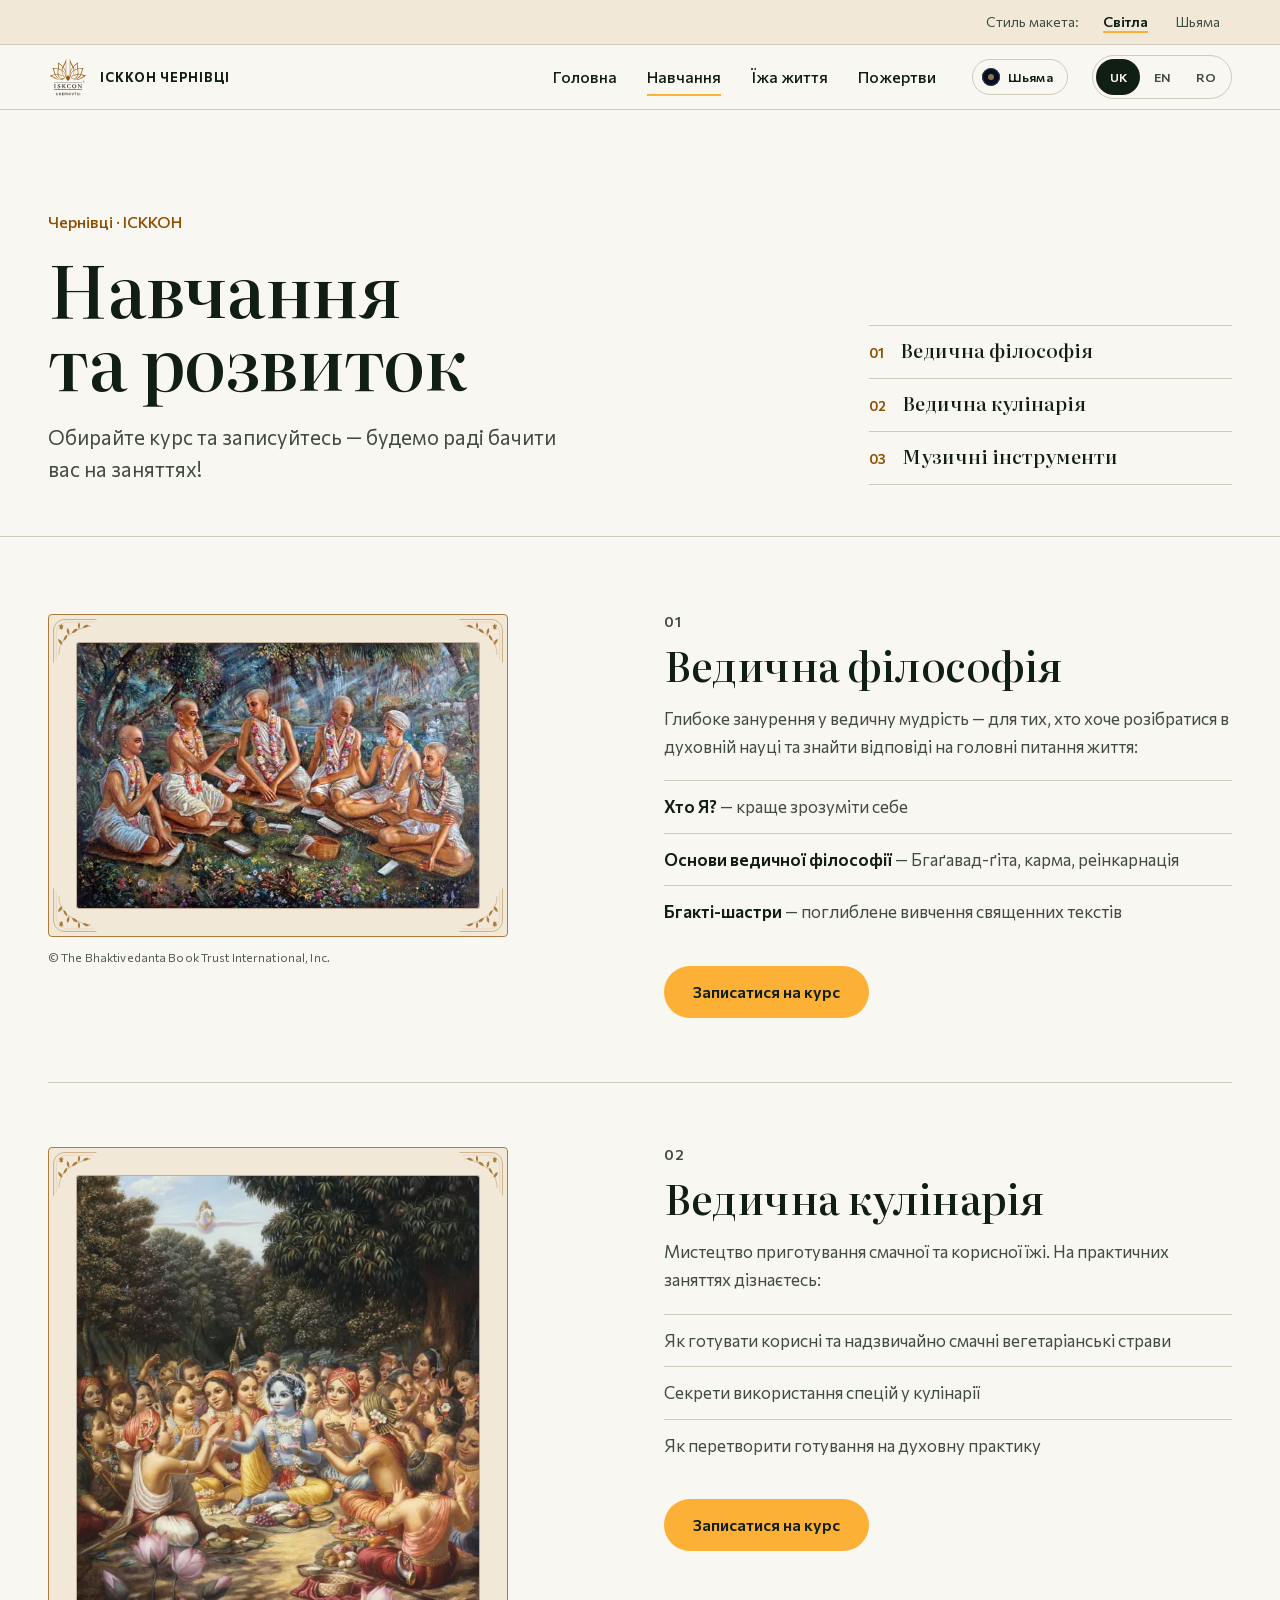
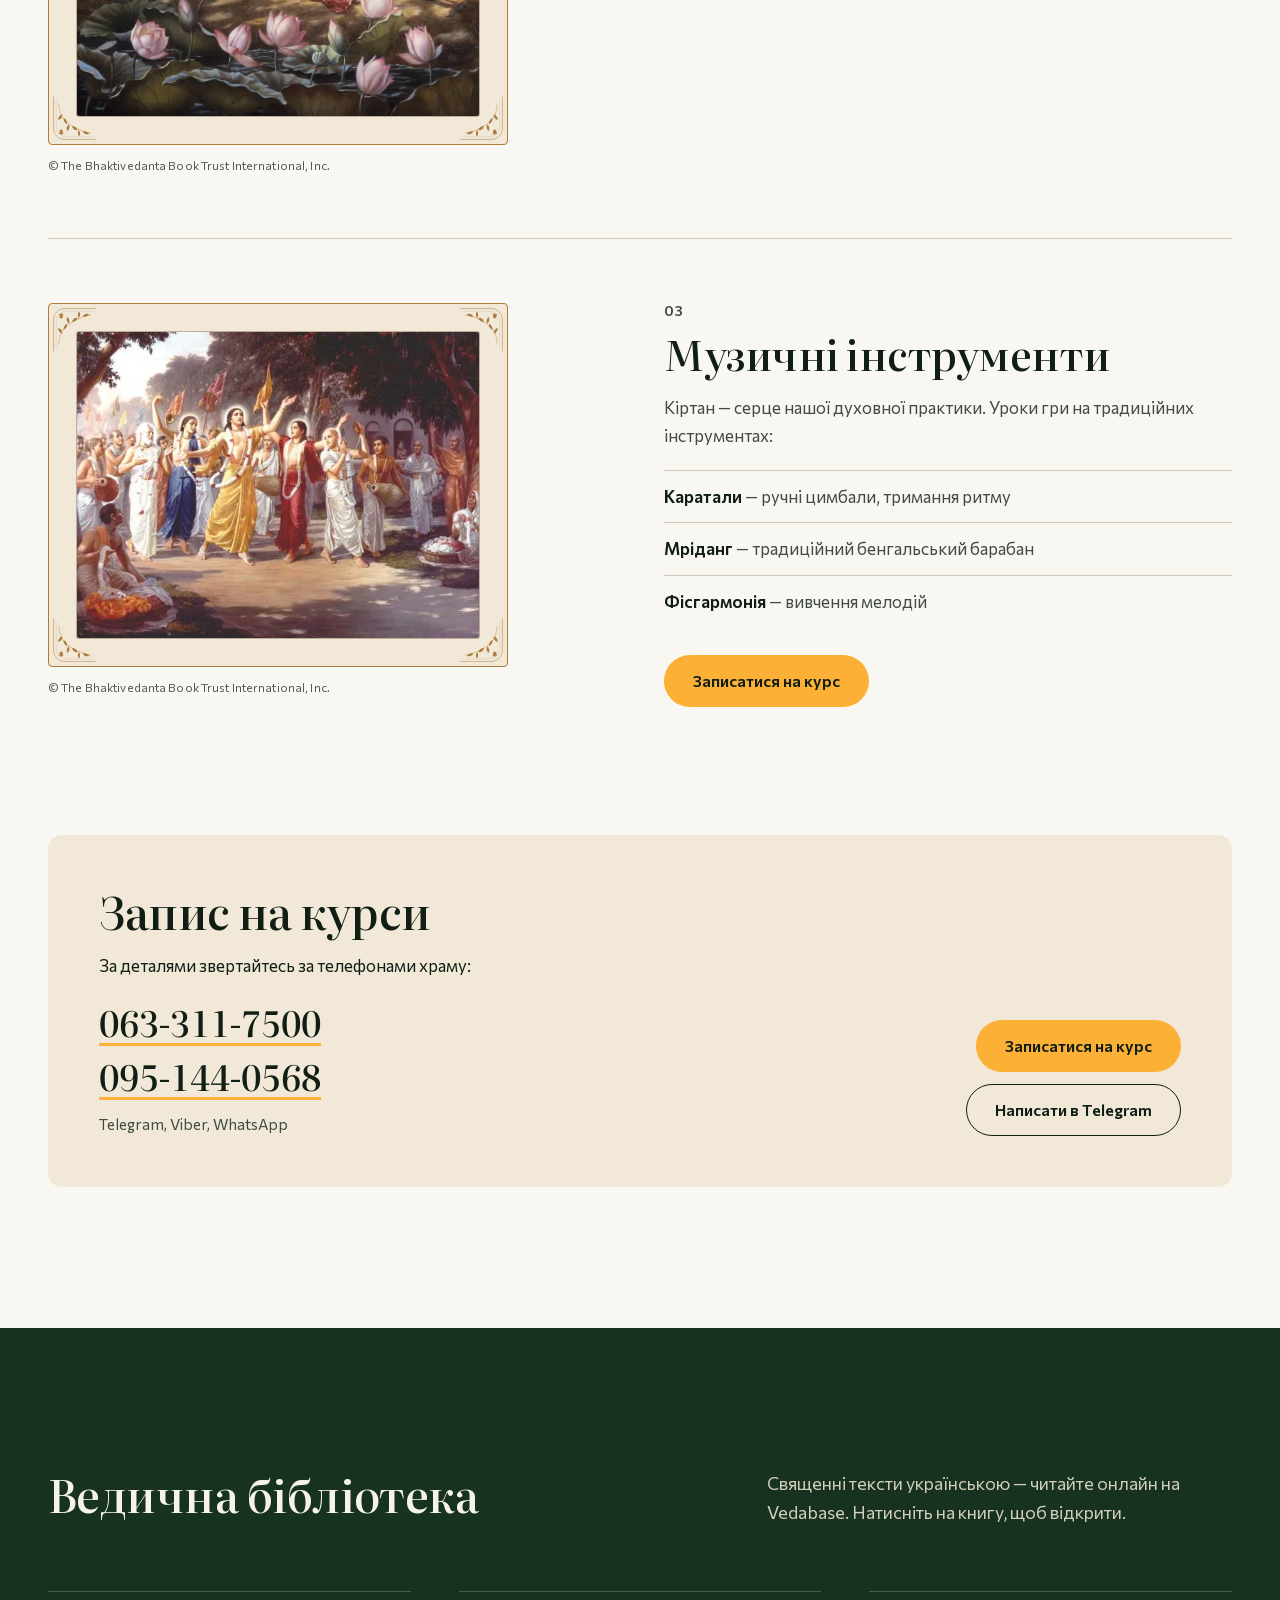
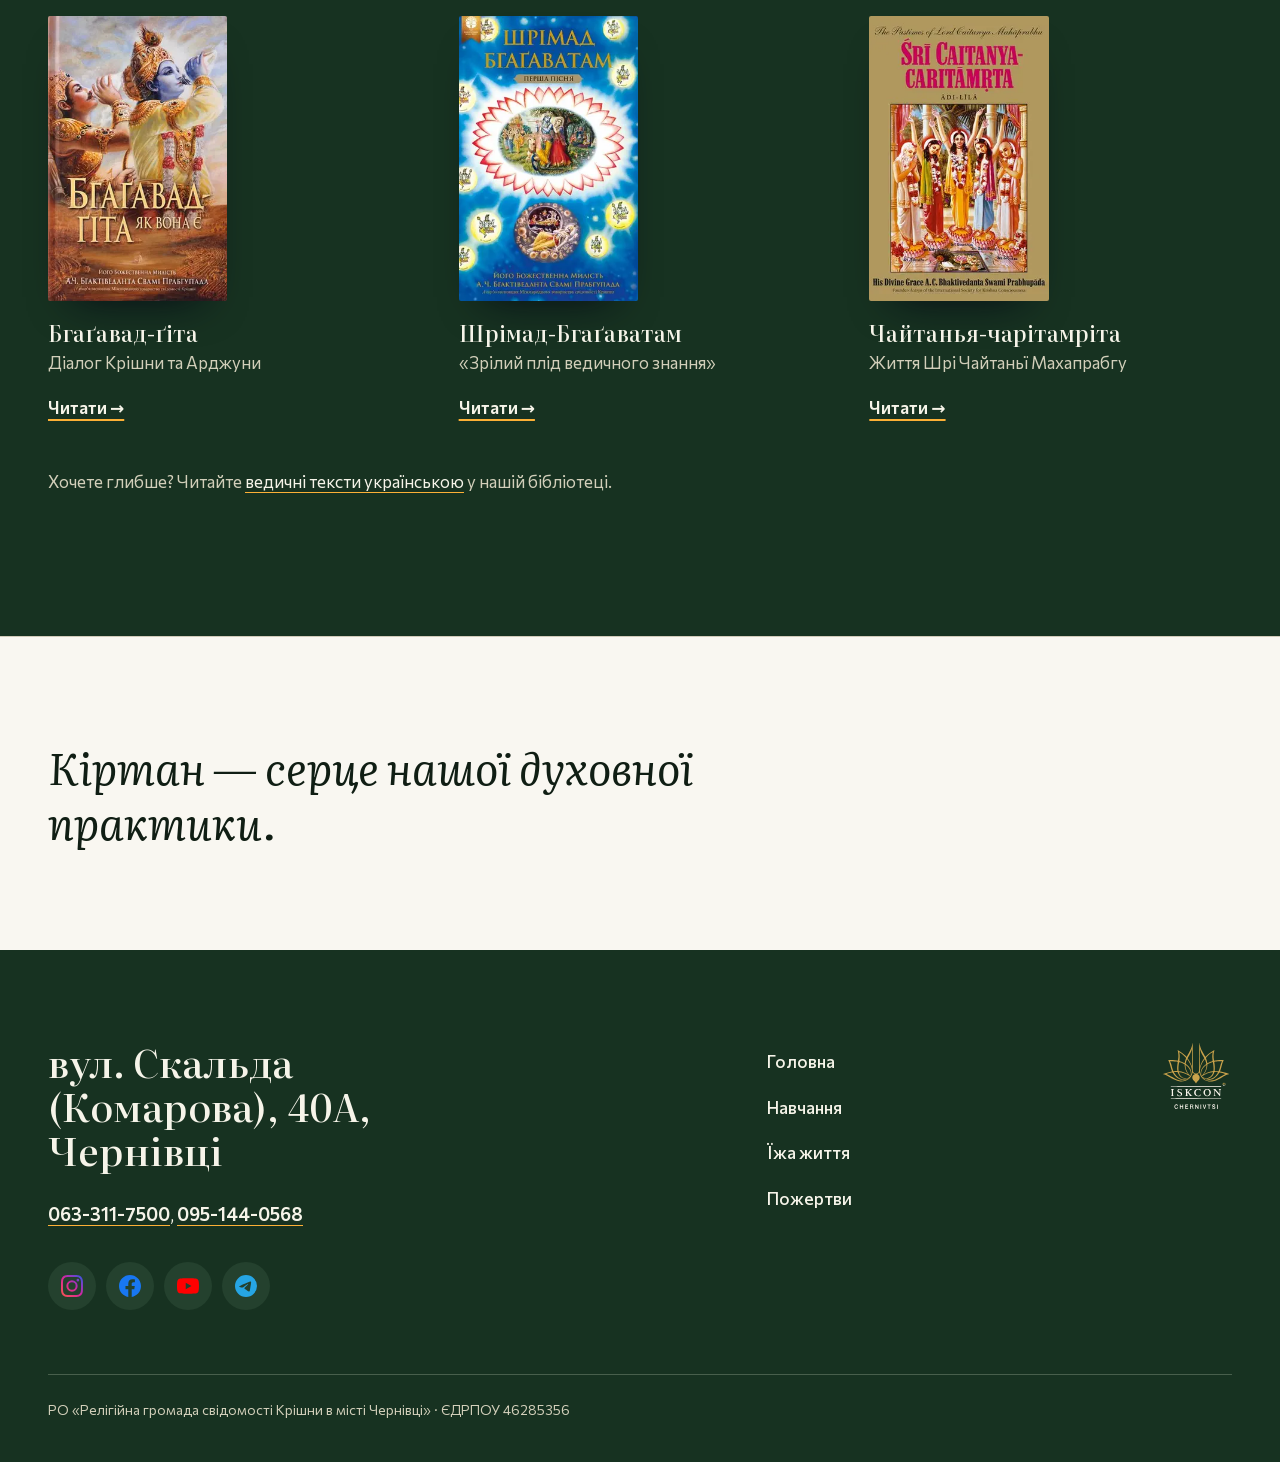
<file: mockup/courses/index.html>
<!DOCTYPE html>
<html lang="uk">
<head>
<meta charset="UTF-8">
<meta name="viewport" content="width=device-width, initial-scale=1.0">
<!-- Макет (гілка design/claude). Не для індексації: превью лише з noindex. -->
<meta name="robots" content="noindex, nofollow">
<title>Навчання — ІСККОН Чернівці</title>
<meta name="description" content="Курси ведичної філософії, ведичної кулінарії та гри на традиційних інструментах у Чернівцях.">
<meta name="theme-color" content="#F9F7F0">
<link rel="preload" as="font" type="font/woff2" crossorigin href="../fonts/literata-normal-cyrillic.woff2">
<link rel="preload" as="font" type="font/woff2" crossorigin href="../fonts/commissioner-normal-cyrillic.woff2">
<script>document.documentElement.classList.add("js");try{var q=new URLSearchParams(location.search).get("theme");if(q==="shyama"||q==="light")localStorage.setItem("mockup-theme",q);if(localStorage.getItem("mockup-theme")==="shyama")document.documentElement.setAttribute("data-theme","shyama")}catch(e){}</script>
<link rel="stylesheet" href="../mockup.css">
<link rel="icon" href="../../assets/favicon.svg" type="image/svg+xml">
<link rel="icon" href="../../assets/favicon-32.png" sizes="32x32" type="image/png">
<link rel="apple-touch-icon" href="../../assets/apple-touch-icon.png">
</head>
<body>
<svg width="0" height="0" style="position:absolute" aria-hidden="true" focusable="false">
  <symbol id="vine" viewBox="0 0 120 120">
    <path d="M4 116V34C4 17 17 4 34 4h82" fill="none" stroke="currentColor" stroke-width="1.3"/>
    <path d="M11 109V40c0-16 13-29 29-29h69" fill="none" stroke="currentColor" stroke-width=".7" opacity=".6"/>
    <path d="M18 96c1-24 10-42 30-54s38-20 54-21" fill="none" stroke="currentColor" stroke-width="1"/>
    <path d="M27 70c-7-2-11-8-11-15 7 1 11 7 11 15z"/>
    <path d="M30 60c7-3 10-9 9-16-6 3-9 9-9 16z"/>
    <path d="M44 44c-6-5-7-12-4-18 5 4 7 11 4 18z"/>
    <path d="M52 39c8 0 13-5 15-11-7-1-13 3-15 11z"/>
    <path d="M70 29c-4-6-3-13 1-17 3 5 3 12-1 17z"/>
    <path d="M80 25c7 2 13-1 17-6-7-3-13-1-17 6z"/>
    <g transform="translate(24 24)">
      <path d="M0 7C-4 2-4-4 0-9 4-4 4 2 0 7z"/>
      <path d="M0 7C-4 2-4-4 0-9 4-4 4 2 0 7z" transform="rotate(-42)" opacity=".8"/>
      <path d="M0 7C-4 2-4-4 0-9 4-4 4 2 0 7z" transform="rotate(42)" opacity=".8"/>
    </g>
  </symbol>
</svg>
<a class="skip" href="#main">Перейти до вмісту</a>

<!-- перемикач між двома стилями макета; поточний стиль позначає mockup.js (без JS — світла) -->
<nav class="styles" aria-label="Стиль макета">
  <div class="wrap styles__in">
    <span class="styles__label">Стиль макета:</span>
    <a href="?theme=light" data-style="light" aria-current="page">Світла</a>
    <a href="?theme=shyama" data-style="shyama">Шьяма</a>
  </div>
</nav>

<header class="top">
  <div class="wrap top__in">
    <a class="brand" href="../"><img class="brand__logo" src="../../assets/logo.svg" alt="ІСККОН Чернівці" aria-hidden="true" width="40" height="40"><img class="brand__logo brand__logo--light" src="../../assets/logo-light.svg" alt="ІСККОН Чернівці" aria-hidden="true" width="40" height="40"><b translate="no">ІСККОН ЧЕРНІВЦІ</b></a>
    <nav class="nav" id="nav">
      <a href="../">Головна</a>
      <a href="../courses/" aria-current="page">Навчання</a>
      <a href="../food/">Їжа життя</a>
      <a href="../donation/">Пожертви</a>
    </nav>
    <button type="button" class="theme-btn" aria-pressed="false" aria-label="Тема «Шьяма»"><span class="theme-btn__dot" aria-hidden="true"></span><span class="theme-btn__txt">Шьяма</span></button>
    <div class="langs">
      <button type="button" class="lang-btn active" data-lang="uk">UK</button>
      <button type="button" class="lang-btn" data-lang="en">EN</button>
      <button type="button" class="lang-btn" data-lang="ro">RO</button>
    </div>
    <button type="button" class="menu-btn" aria-label="Меню" aria-expanded="false" aria-controls="nav"><span></span></button>
  </div>
</header>

<section class="page-hero" aria-labelledby="page-title">
  <div class="wrap page-hero__in">
    <div class="page-hero__text">
      <p class="kicker">Чернівці · ІСККОН</p>
      <h1 id="page-title">Навчання та розвиток</h1>
      <p class="lead">Обирайте курс та записуйтесь — будемо раді бачити вас на заняттях!</p>
    </div>
    <nav class="toc" aria-label="Навчання та розвиток">
      <ol>
        <li><a href="#philosophy">Ведична філософія</a></li>
        <li><a href="#cooking">Ведична кулінарія</a></li>
        <li><a href="#music">Музичні інструменти</a></li>
      </ol>
    </nav>
  </div>
</section>

<main id="main">

  <section class="sec sec--tight">
    <div class="wrap">
      <div class="courses" id="courses-list">
        <!-- Візуал курсу — лише класична ілюстрація BBT в рамі .art-frame; фото на сторінці немає. -->
        <article class="course" id="philosophy">
          <figure class="art-frame art-frame--course">
            <div class="art-frame__mat"><svg class="art-frame__c art-frame__c--tl" aria-hidden="true" focusable="false"><use href="#vine"/></svg><svg class="art-frame__c art-frame__c--tr" aria-hidden="true" focusable="false"><use href="#vine"/></svg><svg class="art-frame__c art-frame__c--bl" aria-hidden="true" focusable="false"><use href="#vine"/></svg><svg class="art-frame__c art-frame__c--br" aria-hidden="true" focusable="false"><use href="#vine"/></svg>
              <img src="../media/art/six-goswamis-640.webp" srcset="../media/art/six-goswamis-640.webp 640w" sizes="(max-width:860px) 80vw, 460px" width="640" height="422" alt="Класична картина: шість Госвамі сидять у садах Вріндавана й пишуть книги" loading="lazy" decoding="async">
            </div>
            <figcaption><small>© The Bhaktivedanta Book Trust International, Inc.</small></figcaption>
          </figure>
          <div class="course__body">
            <p class="course__num" aria-hidden="true">01</p>
            <h2>Ведична філософія</h2>
            <p>Глибоке занурення у ведичну мудрість — для тих, хто хоче розібратися
              в духовній науці та знайти відповіді на головні питання життя:</p>
            <ul class="ruled">
              <li><b>Хто Я?</b> — краще зрозуміти себе</li>
              <li><b>Основи ведичної філософії</b> — Бгаґавад-ґіта, карма, реінкарнація</li>
              <li><b>Бгакті-шастри</b> — поглиблене вивчення священних текстів</li>
            </ul>
            <!-- blocked: Google-форма запису — URL не підтверджено (AUDIT P0-2). Точка підключення — data-course-form;
                 поки кнопка веде до телефонів храму (#signup), як оригінал без JS. -->
            <div class="course-join" data-course="Ведична філософія">
              <a class="btn btn--primary" data-course-form href="#signup">Записатися на курс</a>
            </div>
          </div>
        </article>
        <article class="course" id="cooking">
          <figure class="art-frame art-frame--course">
            <div class="art-frame__mat"><svg class="art-frame__c art-frame__c--tl" aria-hidden="true" focusable="false"><use href="#vine"/></svg><svg class="art-frame__c art-frame__c--tr" aria-hidden="true" focusable="false"><use href="#vine"/></svg><svg class="art-frame__c art-frame__c--bl" aria-hidden="true" focusable="false"><use href="#vine"/></svg><svg class="art-frame__c art-frame__c--br" aria-hidden="true" focusable="false"><use href="#vine"/></svg>
              <img src="../media/art/krishna-picnic-boys-560.webp" srcset="../media/art/krishna-picnic-boys-560.webp 560w" sizes="(max-width:860px) 80vw, 460px" width="560" height="752" alt="Класична картина: Крішна з друзями-пастушками разом їдуть прасад біля лотосового ставка" loading="lazy" decoding="async">
            </div>
            <figcaption><small>© The Bhaktivedanta Book Trust International, Inc.</small></figcaption>
          </figure>
          <div class="course__body">
            <p class="course__num" aria-hidden="true">02</p>
            <h2>Ведична кулінарія</h2>
            <p>Мистецтво приготування смачної та корисної їжі. На практичних заняттях дізнаєтесь:</p>
            <ul class="ruled">
              <li>Як готувати корисні та надзвичайно смачні вегетаріанські страви</li>
              <li>Секрети використання спецій у кулінарії</li>
              <li>Як перетворити готування на духовну практику</li>
            </ul>
            <div class="course-join" data-course="Ведична кулінарія">
              <a class="btn btn--primary" data-course-form href="#signup">Записатися на курс</a>
            </div>
          </div>
        </article>
        <article class="course" id="music">
          <figure class="art-frame art-frame--course">
            <div class="art-frame__mat"><svg class="art-frame__c art-frame__c--tl" aria-hidden="true" focusable="false"><use href="#vine"/></svg><svg class="art-frame__c art-frame__c--tr" aria-hidden="true" focusable="false"><use href="#vine"/></svg><svg class="art-frame__c art-frame__c--bl" aria-hidden="true" focusable="false"><use href="#vine"/></svg><svg class="art-frame__c art-frame__c--br" aria-hidden="true" focusable="false"><use href="#vine"/></svg>
              <img src="../media/art/chaitanya-sankirtana-dance-640.webp" srcset="../media/art/chaitanya-sankirtana-dance-640.webp 640w" sizes="(max-width:860px) 80vw, 460px" width="640" height="487" alt="Класична картина: Господь Чайтанья танцює в санкіртані" loading="lazy" decoding="async">
            </div>
            <figcaption><small>© The Bhaktivedanta Book Trust International, Inc.</small></figcaption>
          </figure>
          <div class="course__body">
            <p class="course__num" aria-hidden="true">03</p>
            <h2>Музичні інструменти</h2>
            <p>Кіртан — серце нашої духовної практики. Уроки гри на традиційних інструментах:</p>
            <ul class="ruled">
              <li><b>Каратали</b> — ручні цимбали, тримання ритму</li>
              <li><b>Мріданг</b> — традиційний бенгальський барабан</li>
              <li><b>Фісгармонія</b> — вивчення мелодій</li>
            </ul>
            <div class="course-join" data-course="Музичні інструменти">
              <a class="btn btn--primary" data-course-form href="#signup">Записатися на курс</a>
            </div>
          </div>
        </article>
      </div>

      <div class="signup" id="signup">
        <div class="signup__text">
          <h2 class="h2">Запис на курси</h2>
          <p>За деталями звертайтесь за телефонами храму:</p>
          <p class="signup__phones"><a href="tel:+380633117500">063-311-7500</a><br>
          <a href="tel:+380951440568">095-144-0568</a></p>
          <p class="note">Telegram, Viber, WhatsApp</p>
        </div>
        <div class="signup__actions">
          <!-- blocked: data-form="courses" — точка підключення форми; без URL кнопка веде до карток курсів, як в оригіналі -->
          <a class="btn btn--primary" href="#courses-list" data-form="courses">Записатися на курс</a>
          <a class="btn btn--line" href="https://t.me/+bGy8LgS8jTQ0YzNi" target="_blank" rel="noopener">Написати в Telegram</a>
        </div>
      </div>
    </div>
  </section>

  <section class="sec on-leaf shelf" aria-labelledby="shelf-title">
    <div class="wrap">
      <div class="shelf__head">
        <h2 id="shelf-title" class="h2">Ведична бібліотека</h2>
        <p class="sub">Священні тексти українською — читайте онлайн на Vedabase. Натисніть на книгу, щоб відкрити.</p>
      </div>
      <ul class="shelf__row">
        <li class="shelf__book">
          <a class="shelf__cover" href="https://vedabase.io/uk/library/bg/" target="_blank" rel="noopener"><img src="../../assets/book-bg-380.webp" srcset="../../assets/book-bg-300.webp 300w, ../../assets/book-bg-380.webp 380w" sizes="(max-width:700px) 150px, 190px" width="190" height="302" loading="lazy" decoding="async" alt="Бгаґавад-ґіта"></a>
          <p class="shelf__meta"><b>Бгаґавад-ґіта</b><span>Діалог Крішни та Арджуни</span></p>
          <a class="arrow-link" href="https://vedabase.io/uk/library/bg/" target="_blank" rel="noopener">Читати →</a>
        </li>
        <li class="shelf__book">
          <a class="shelf__cover" href="https://vedabase.io/uk/library/sb/" target="_blank" rel="noopener"><img src="../../assets/book-sb-380.webp" srcset="../../assets/book-sb-300.webp 300w, ../../assets/book-sb-380.webp 380w" sizes="(max-width:700px) 150px, 190px" width="190" height="302" loading="lazy" decoding="async" alt="Шрімад-Бгаґаватам"></a>
          <p class="shelf__meta"><b>Шрімад-Бгаґаватам</b><span>«Зрілий плід ведичного знання»</span></p>
          <a class="arrow-link" href="https://vedabase.io/uk/library/sb/" target="_blank" rel="noopener">Читати →</a>
        </li>
        <li class="shelf__book">
          <a class="shelf__cover" href="https://vedabase.io/en/library/cc/" target="_blank" rel="noopener"><img src="../../assets/book-cc-380.webp" srcset="../../assets/book-cc-300.webp 300w, ../../assets/book-cc-380.webp 380w" sizes="(max-width:700px) 150px, 190px" width="190" height="302" loading="lazy" decoding="async" alt="Чайтанья-чарітамріта"></a>
          <p class="shelf__meta"><b>Чайтанья-чарітамріта</b><span>Життя Шрі Чайтаньї Махапрабгу</span></p>
          <a class="arrow-link" href="https://vedabase.io/en/library/cc/" target="_blank" rel="noopener">Читати →</a>
        </li>
      </ul>
      <p class="shelf__more">Хочете глибше? Читайте <a href="https://vedabase.io/uk/library/" target="_blank" rel="noopener">ведичні тексти українською</a> у нашій бібліотеці.</p>
    </div>
  </section>

  <section class="band">
    <div class="wrap">
      <p class="band__line">Кіртан — серце нашої духовної практики.</p>
    </div>
  </section>

</main>

<footer class="foot on-leaf" id="contacts">
  <div class="wrap foot__grid">
    <div class="foot__contact">
      <p class="foot__addr">вул. Скальда (Комарова), 40А, Чернівці</p>
      <p class="foot__phones"><a href="tel:+380633117500">063-311-7500</a>, <a href="tel:+380951440568">095-144-0568</a></p>
      <div class="socials">
        <a href="https://www.instagram.com/chernivtsi_iskcon/" target="_blank" rel="noopener" aria-label="Instagram"><img src="../../assets/icons/instagram.svg" alt="" width="24" height="24"></a>
        <a href="https://www.facebook.com/groups/1682214668687066/" target="_blank" rel="noopener" aria-label="Facebook"><img src="../../assets/icons/facebook.svg" alt="" width="24" height="24"></a>
        <a href="https://www.youtube.com/@ISKCONChernivtsi" target="_blank" rel="noopener" aria-label="YouTube"><img src="../../assets/icons/youtube.svg" alt="" width="24" height="24"></a>
        <a href="https://t.me/+bGy8LgS8jTQ0YzNi" target="_blank" rel="noopener" aria-label="Telegram"><img src="../../assets/icons/telegram.svg" alt="" width="24" height="24"></a>
      </div>
    </div>
    <nav class="foot__nav" aria-label="Меню">
      <a href="../">Головна</a>
      <a href="../courses/">Навчання</a>
      <a href="../food/">Їжа життя</a>
      <a href="../donation/">Пожертви</a>
    </nav>
    <img class="foot__logo" src="../../assets/logo-light.svg" alt="" width="72" height="72" loading="lazy" decoding="async">
    <p class="foot__legal">РО «Релігійна громада свідомості Крішни в місті Чернівці» · ЄДРПОУ 46285356</p>
  </div>
</footer>

<script src="../../assets/i18n-dict.js"></script>
<script src="../i18n-mockup.js"></script>
<script src="../../assets/i18n.js?v=3"></script>
<script src="../mockup.js" defer></script>
</body>
</html>
</file>
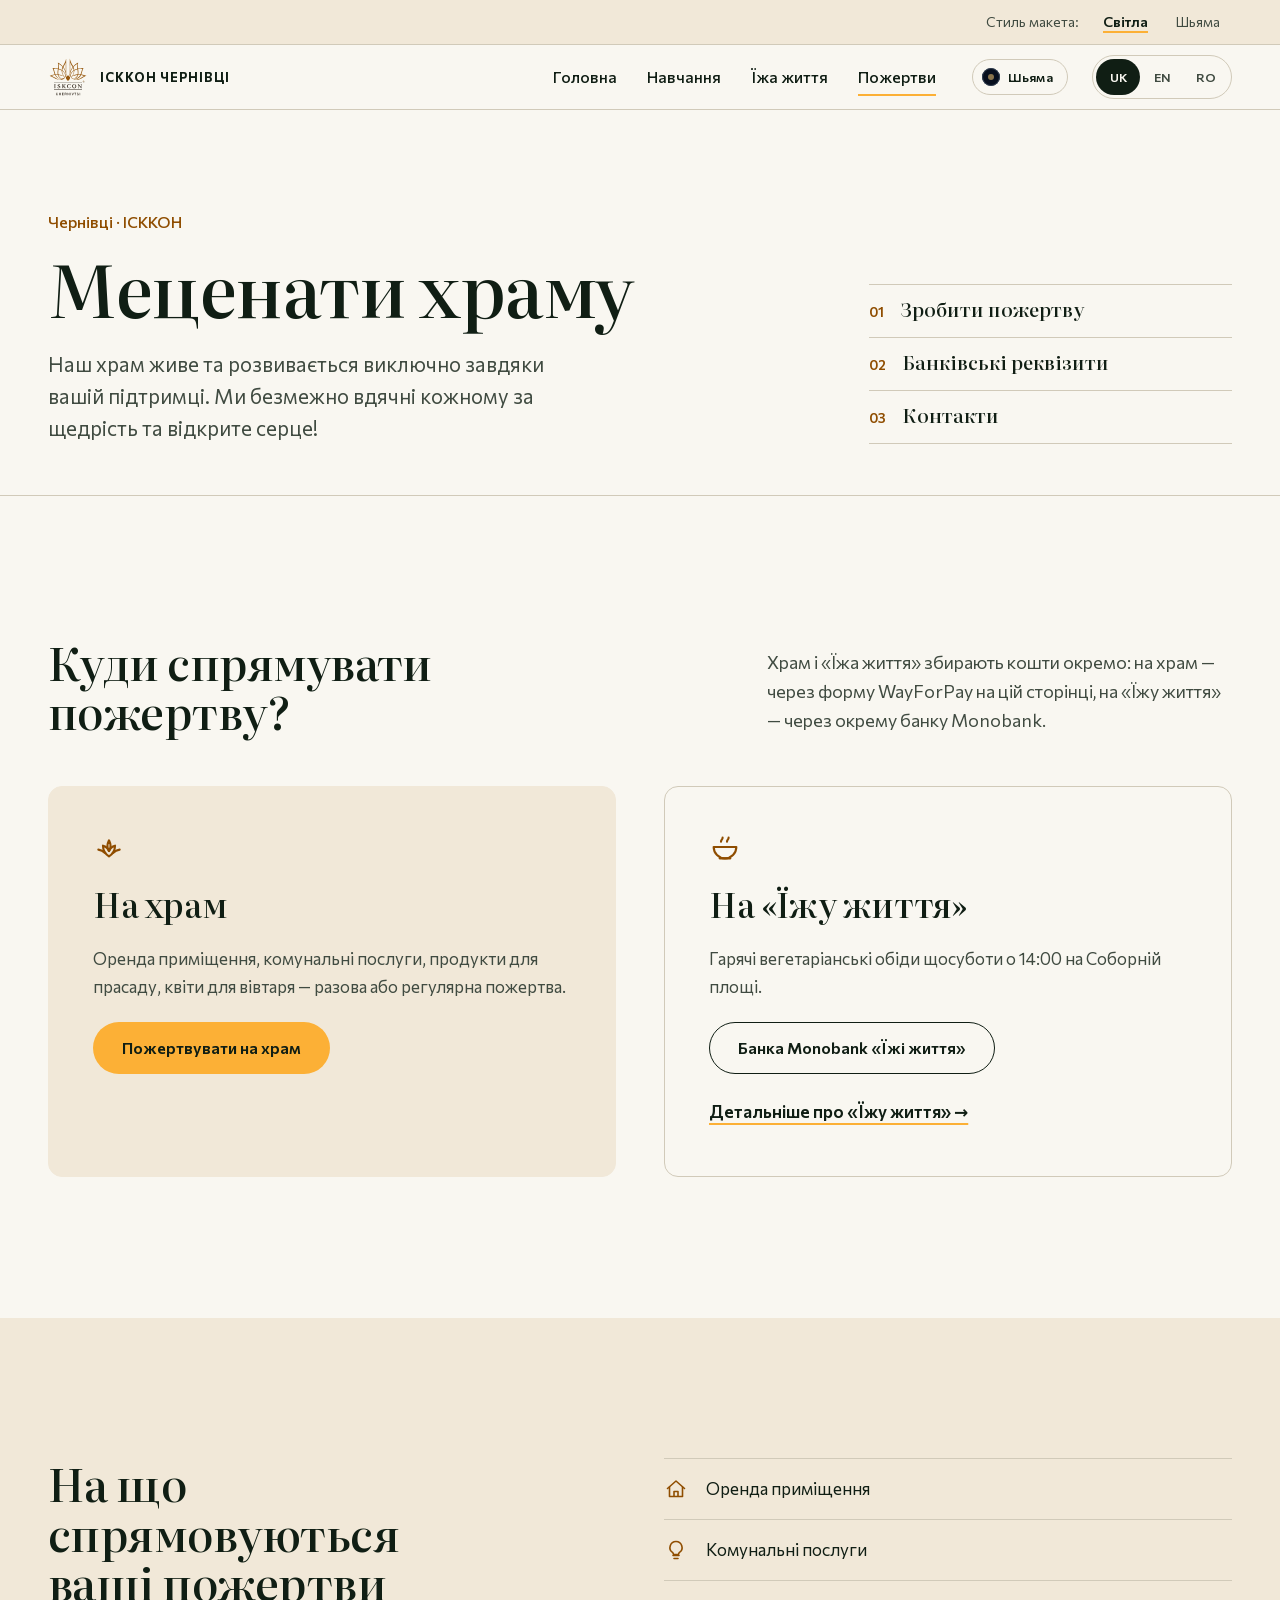
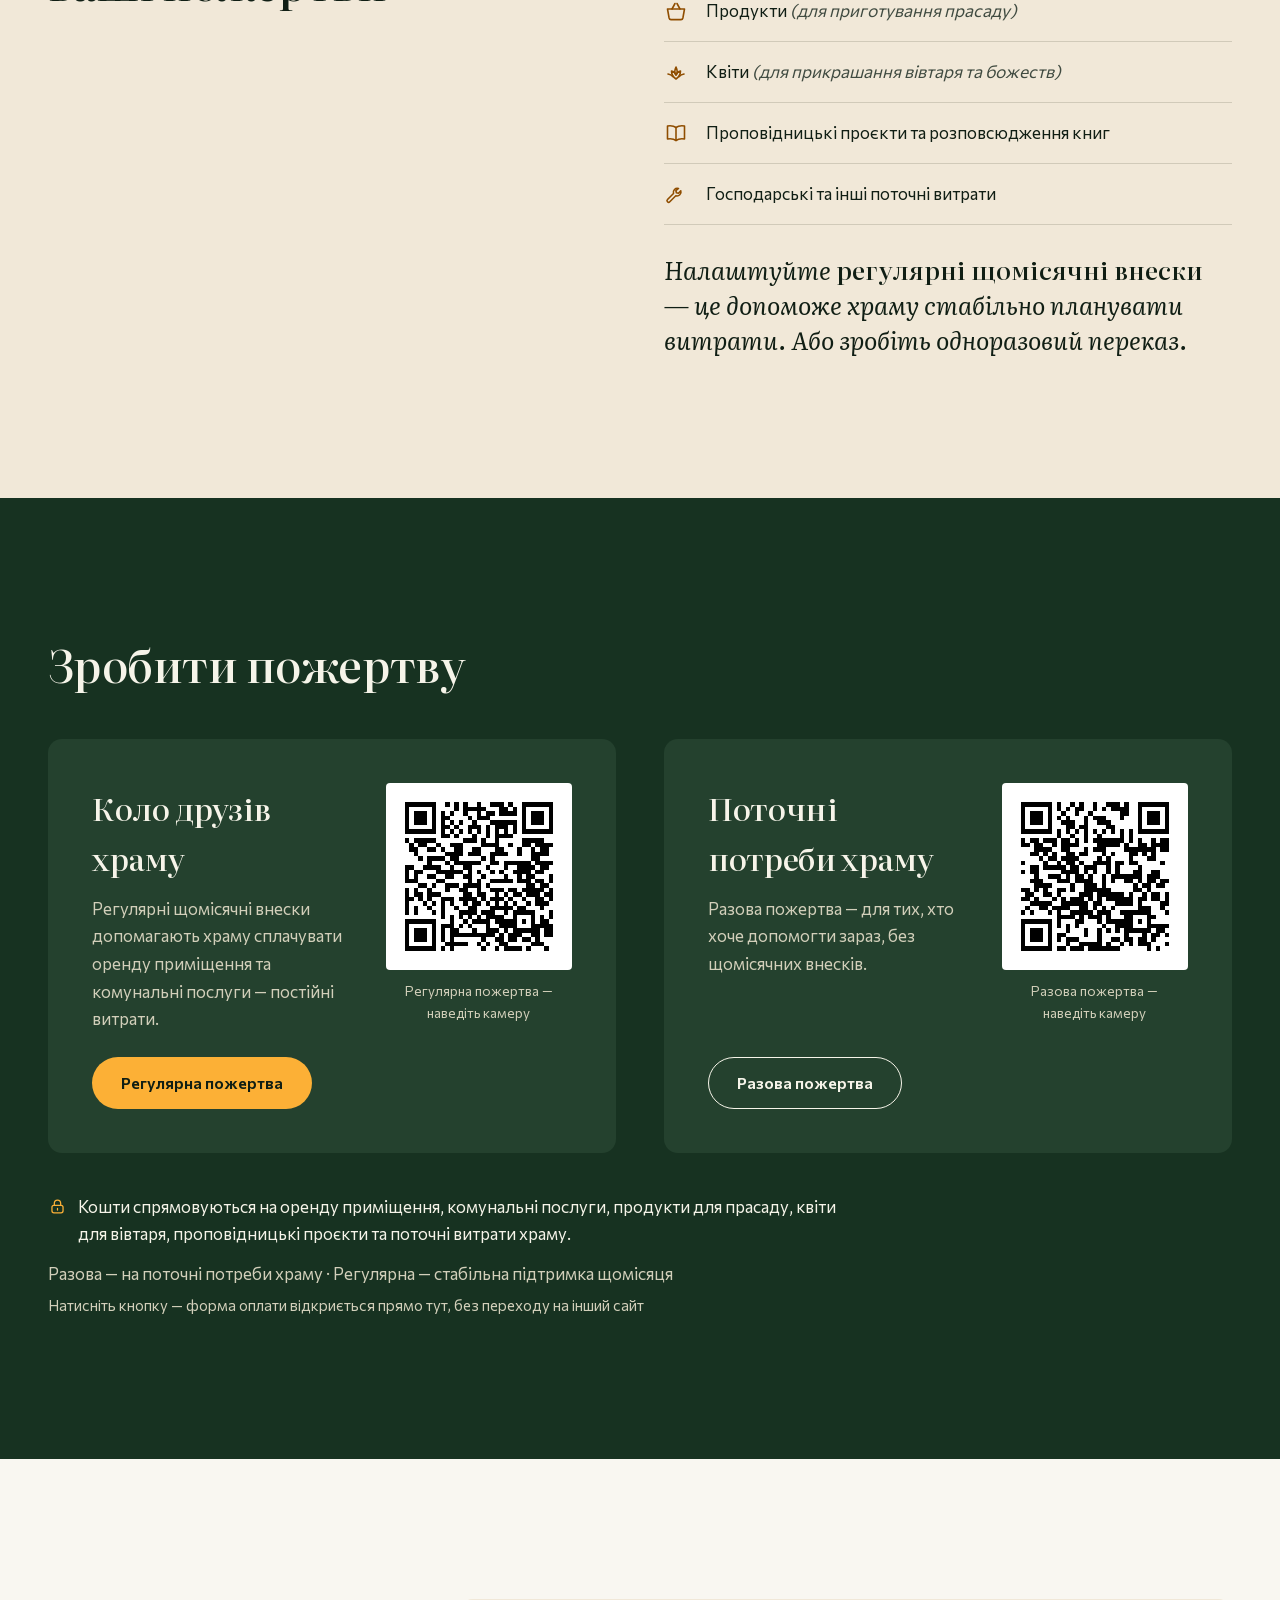
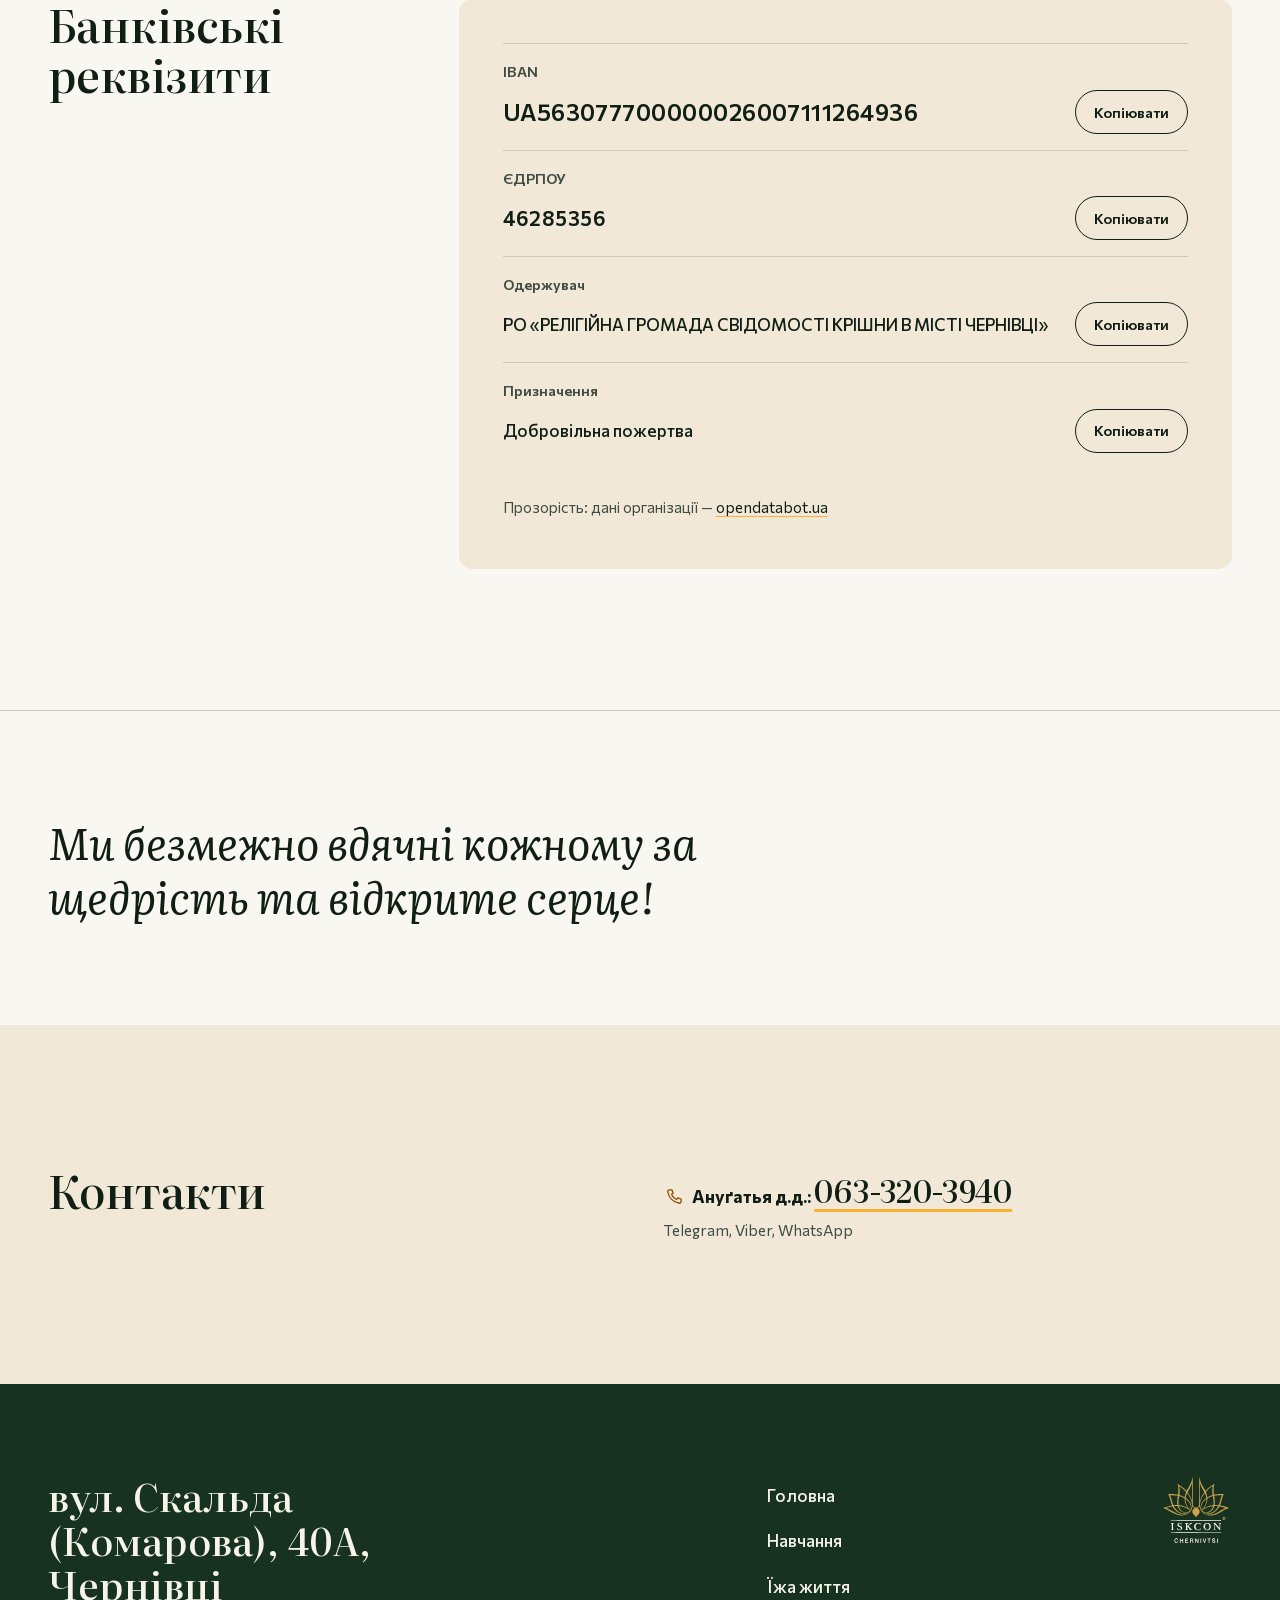
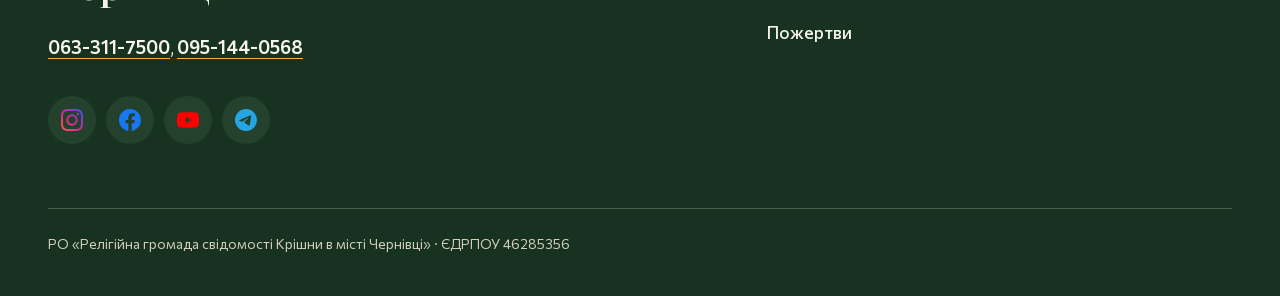
<file: mockup/donation/index.html>
<!DOCTYPE html>
<html lang="uk">
<head>
<meta charset="UTF-8">
<meta name="viewport" content="width=device-width, initial-scale=1.0">
<!-- Макет (гілка design/claude). Не для індексації: превью лише з noindex. -->
<meta name="robots" content="noindex, nofollow">
<title>Пожертви — ІСККОН Чернівці</title>
<meta name="description" content="Підтримайте храм ІСККОН у Чернівцях: разова чи регулярна пожертва через WayForPay або банківські реквізити.">
<meta name="theme-color" content="#F9F7F0">
<link rel="preload" as="font" type="font/woff2" crossorigin href="../fonts/literata-normal-cyrillic.woff2">
<link rel="preload" as="font" type="font/woff2" crossorigin href="../fonts/commissioner-normal-cyrillic.woff2">
<script>document.documentElement.classList.add("js");try{var q=new URLSearchParams(location.search).get("theme");if(q==="shyama"||q==="light")localStorage.setItem("mockup-theme",q);if(localStorage.getItem("mockup-theme")==="shyama")document.documentElement.setAttribute("data-theme","shyama")}catch(e){}</script>
<link rel="stylesheet" href="../mockup.css">
<link rel="icon" href="../../assets/favicon.svg" type="image/svg+xml">
<link rel="icon" href="../../assets/favicon-32.png" sizes="32x32" type="image/png">
<link rel="apple-touch-icon" href="../../assets/apple-touch-icon.png">
<meta property="og:title" content="Пожертви — ІСККОН Чернівці">
<meta property="og:description" content="Підтримайте храм ІСККОН у Чернівцях: разова чи регулярна пожертва через WayForPay або банківські реквізити.">
</head>
<body>
<a class="skip" href="#main">Перейти до вмісту</a>

<!-- перемикач між двома стилями макета; поточний стиль позначає mockup.js (без JS — світла) -->
<nav class="styles" aria-label="Стиль макета">
  <div class="wrap styles__in">
    <span class="styles__label">Стиль макета:</span>
    <a href="?theme=light" data-style="light" aria-current="page">Світла</a>
    <a href="?theme=shyama" data-style="shyama">Шьяма</a>
  </div>
</nav>

<header class="top">
  <div class="wrap top__in">
    <a class="brand" href="../"><img class="brand__logo" src="../../assets/logo.svg" alt="ІСККОН Чернівці" aria-hidden="true" width="40" height="40"><img class="brand__logo brand__logo--light" src="../../assets/logo-light.svg" alt="ІСККОН Чернівці" aria-hidden="true" width="40" height="40"><b translate="no">ІСККОН ЧЕРНІВЦІ</b></a>
    <nav class="nav" id="nav">
      <a href="../">Головна</a>
      <a href="../courses/">Навчання</a>
      <a href="../food/">Їжа життя</a>
      <a href="../donation/" aria-current="page">Пожертви</a>
    </nav>
    <button type="button" class="theme-btn" aria-pressed="false" aria-label="Тема «Шьяма»"><span class="theme-btn__dot" aria-hidden="true"></span><span class="theme-btn__txt">Шьяма</span></button>
    <div class="langs">
      <button type="button" class="lang-btn active" data-lang="uk">UK</button>
      <button type="button" class="lang-btn" data-lang="en">EN</button>
      <button type="button" class="lang-btn" data-lang="ro">RO</button>
    </div>
    <button type="button" class="menu-btn" aria-label="Меню" aria-expanded="false" aria-controls="nav"><span></span></button>
  </div>
</header>

<main id="main">
<section class="page-hero" aria-labelledby="page-title">
  <div class="wrap page-hero__in">
    <div class="page-hero__text">
      <p class="kicker">Чернівці · ІСККОН</p>
      <h1 id="page-title">Меценати храму</h1>
      <p class="lead">Наш храм живе та розвивається виключно завдяки вашій підтримці.
      Ми безмежно вдячні кожному за щедрість та відкрите серце!</p>
    </div>
    <nav class="toc" aria-label="Куди спрямувати пожертву?">
      <ol>
        <li><a href="#give">Зробити пожертву</a></li>
        <li><a href="#requisites">Банківські реквізити</a></li>
        <li><a href="#contacts">Контакти</a></li>
      </ol>
    </nav>
  </div>
</section>

<section class="sec ways" id="ways" aria-labelledby="ways-title">
  <div class="wrap">
    <div class="sec-head">
      <h2 class="h2" id="ways-title">Куди спрямувати пожертву?</h2>
      <p class="sub">Храм і «Їжа життя» збирають кошти окремо: на храм — через форму WayForPay на цій сторінці, на «Їжу життя» — через окрему банку Monobank.</p>
    </div>
    <div class="ways__grid">
      <div class="ways__card">
        <span class="ico ico-lotus" aria-hidden="true"></span>
        <h3>На храм</h3>
        <p>Оренда приміщення, комунальні послуги, продукти для прасаду, квіти для вівтаря — разова або регулярна пожертва.</p>
        <a class="btn btn--primary" href="#give">Пожертвувати на храм</a>
      </div>
      <div class="ways__card">
        <span class="ico ico-bowl" aria-hidden="true"></span>
        <h3>На «Їжу життя»</h3>
        <p>Гарячі вегетаріанські обіди щосуботи о 14:00 на Соборній площі.</p>
        <a class="btn btn--line" href="https://send.monobank.ua/jar/8cZpfkd4Xh" target="_blank" rel="noopener">Банка Monobank «Їжі життя»</a>
        <a class="arrow-link ways__more" href="../food/#support">Детальніше про «Їжу життя» →</a>
      </div>
    </div>
  </div>
</section>

<section class="sec on-sandal use" aria-labelledby="use-title">
  <div class="wrap use__grid">
    <h2 class="h2" id="use-title">На що спрямовуються ваші пожертви</h2>
    <div class="use__body">
      <ul class="use__list">
        <li><span class="ico ico-home" aria-hidden="true"></span><span>Оренда приміщення</span></li>
        <li><span class="ico ico-bulb" aria-hidden="true"></span><span>Комунальні послуги</span></li>
        <li><span class="ico ico-basket" aria-hidden="true"></span><span>Продукти <em>(для приготування прасаду)</em></span></li>
        <li><span class="ico ico-lotus" aria-hidden="true"></span><span>Квіти <em>(для прикрашання вівтаря та божеств)</em></span></li>
        <li><span class="ico ico-book" aria-hidden="true"></span><span>Проповідницькі проєкти та розповсюдження книг</span></li>
        <li><span class="ico ico-wrench" aria-hidden="true"></span><span>Господарські та інші поточні витрати</span></li>
      </ul>
      <p class="use__more">Налаштуйте <b>регулярні щомісячні внески</b> — це допоможе храму стабільно
          планувати витрати. Або зробіть одноразовий переказ.</p>
    </div>
  </div>
</section>

<!-- Картки «сума = результат» (структура готова, ПОКАЗУЮТЬСЯ ЛИШЕ коли храм надасть цифри).
     TODO(owner): заповнити data-amount (число, грн) і data-result (текст українською) у кожній картці;
     переклади EN/RO додати в assets/i18n-dict.js. Картки без обох атрибутів не відображаються,
     а секція лишається прихованою, доки немає жодної заповненої картки. Цифри не вигадувати. -->
<section class="sec on-sandal impact" id="impact" hidden>
  <div class="wrap">
    <h2 class="h2">Що змінює ваш внесок</h2>
    <div class="impact__grid">
      <article class="impact__card" data-amount="" data-result="" hidden><div class="impact__amount"><span data-slot="amount"></span> ₴</div><p class="impact__result" data-slot="result"></p></article>
      <article class="impact__card" data-amount="" data-result="" hidden><div class="impact__amount"><span data-slot="amount"></span> ₴</div><p class="impact__result" data-slot="result"></p></article>
      <article class="impact__card" data-amount="" data-result="" hidden><div class="impact__amount"><span data-slot="amount"></span> ₴</div><p class="impact__result" data-slot="result"></p></article>
      <article class="impact__card" data-amount="" data-result="" hidden><div class="impact__amount"><span data-slot="amount"></span> ₴</div><p class="impact__result" data-slot="result"></p></article>
    </div>
  </div>
</section>

<section class="sec on-leaf give" id="give" aria-labelledby="give-title">
  <div class="wrap">
    <h2 class="h2" id="give-title">Зробити пожертву</h2>
    <div class="give__grid">
      <div class="give__card give__card--circle">
        <h3>Коло друзів храму</h3>
        <p class="give__why">Регулярні щомісячні внески допомагають храму сплачувати оренду приміщення та комунальні послуги — постійні витрати.</p>
        <!-- без JS — пряме посилання на ту саму форму WayForPay; з JS — вікно оплати з assets/donation.js -->
        <a class="btn btn--primary" href="https://secure.wayforpay.com/donate/db52afa6592ea" target="_blank" rel="noopener" data-donate="regular">Регулярна пожертва</a>
        <div class="qr" data-lightbox>
          <a href="../../assets/qr-regular.png" data-qr><img src="../../assets/qr-regular.png" alt="QR-код: регулярна пожертва" width="210" height="210" loading="lazy"></a>
          <p>Регулярна пожертва — наведіть камеру</p>
        </div>
      </div>
      <div class="give__card">
        <h3>Поточні потреби храму</h3>
        <p class="give__why">Разова пожертва — для тих, хто хоче допомогти зараз, без щомісячних внесків.</p>
        <a class="btn btn--line" href="https://secure.wayforpay.com/donate/d645a94f6a237" target="_blank" rel="noopener" data-donate="onetime">Разова пожертва</a>
        <div class="qr" data-lightbox>
          <a href="../../assets/qr-onetime.png" data-qr><img src="../../assets/qr-onetime.png" alt="QR-код: разова пожертва" width="210" height="210" loading="lazy"></a>
          <p>Разова пожертва — наведіть камеру</p>
        </div>
      </div>
    </div>
    <p class="give__trust"><span class="ico ico-lock" aria-hidden="true"></span>Кошти спрямовуються на оренду приміщення, комунальні послуги, продукти для прасаду, квіти для вівтаря, проповідницькі проєкти та поточні витрати храму.</p>
    <p class="give__hint">Разова — на поточні потреби храму · Регулярна — стабільна підтримка щомісяця</p>
    <p class="note">Натисніть кнопку — форма оплати відкриється прямо тут, без переходу на інший сайт</p>
  </div>
</section>

<section class="sec requisites" id="requisites" aria-labelledby="req-title">
  <div class="wrap req-page">
    <h2 class="h2" id="req-title">Банківські реквізити</h2>
    <div class="req req--page">
      <dl class="req__body">
        <div class="req__row">
          <dt>IBAN</dt>
          <dd class="req__line"><code class="req__code req__code--iban" id="iban-val">UA563077700000026007111264936</code><button type="button" class="copy" data-copy="iban-val">Копіювати</button></dd>
        </div>
        <div class="req__row">
          <dt>ЄДРПОУ</dt>
          <dd class="req__line"><code class="req__code" id="edrpou-val">46285356</code><button type="button" class="copy" data-copy="edrpou-val">Копіювати</button></dd>
        </div>
        <div class="req__row">
          <dt>Одержувач</dt>
          <dd class="req__line"><code class="req__code req__code--text" id="recv-val">РО «РЕЛІГІЙНА ГРОМАДА СВІДОМОСТІ КРІШНИ В МІСТІ ЧЕРНІВЦІ»</code><button type="button" class="copy" data-copy="recv-val">Копіювати</button></dd>
        </div>
        <div class="req__row">
          <dt>Призначення</dt>
          <dd class="req__line"><code class="req__code req__code--text" id="purp-val">Добровільна пожертва</code><button type="button" class="copy" data-copy="purp-val">Копіювати</button></dd>
        </div>
      </dl>
      <p class="req__fail" id="copyFail" role="status" hidden>Не вдалося скопіювати автоматично. Текст виділено — скопіюйте його вручну.</p>
      <p class="note">Прозорість: дані організації —
        <a href="https://opendatabot.ua/c/46285356" target="_blank" rel="noopener">opendatabot.ua</a></p>
    </div>
  </div>
</section>

<section class="band">
  <div class="wrap">
    <p class="band__line">Ми безмежно вдячні кожному за щедрість та відкрите серце!</p>
  </div>
</section>

<section class="sec on-sandal contacts" id="contacts" aria-labelledby="contacts-title">
  <div class="wrap contacts__grid">
    <h2 id="contacts-title" class="h2">Контакти</h2>
    <div class="contacts__body">
      <p class="contacts__who"><span class="ico ico-phone" aria-hidden="true"></span><b>Ануґатья д.д.:</b> <a class="contacts__tel" href="tel:+380633203940">063-320-3940</a><br>
      <span class="contacts__note">Telegram, Viber, WhatsApp</span></p>
    </div>
  </div>
</section>
</main>

<footer class="foot on-leaf">
  <div class="wrap foot__grid">
    <div class="foot__contact">
      <p class="foot__addr">вул. Скальда (Комарова), 40А, Чернівці</p>
      <p class="foot__phones"><a href="tel:+380633117500">063-311-7500</a>, <a href="tel:+380951440568">095-144-0568</a></p>
      <div class="socials">
        <a href="https://www.instagram.com/chernivtsi_iskcon/" target="_blank" rel="noopener" aria-label="Instagram"><img src="../../assets/icons/instagram.svg" alt="" width="24" height="24"></a>
        <a href="https://www.facebook.com/groups/1682214668687066/" target="_blank" rel="noopener" aria-label="Facebook"><img src="../../assets/icons/facebook.svg" alt="" width="24" height="24"></a>
        <a href="https://www.youtube.com/@ISKCONChernivtsi" target="_blank" rel="noopener" aria-label="YouTube"><img src="../../assets/icons/youtube.svg" alt="" width="24" height="24"></a>
        <a href="https://t.me/+bGy8LgS8jTQ0YzNi" target="_blank" rel="noopener" aria-label="Telegram"><img src="../../assets/icons/telegram.svg" alt="" width="24" height="24"></a>
      </div>
    </div>
    <nav class="foot__nav" aria-label="Меню">
      <a href="../">Головна</a>
      <a href="../courses/">Навчання</a>
      <a href="../food/">Їжа життя</a>
      <a href="../donation/">Пожертви</a>
    </nav>
    <img class="foot__logo" src="../../assets/logo-light.svg" alt="" width="72" height="72" loading="lazy" decoding="async">
    <p class="foot__legal">РО «Релігійна громада свідомості Крішни в місті Чернівці» · ЄДРПОУ 46285356</p>
  </div>
</footer>

<dialog class="lb" aria-label="Перегляд фото">
  <div class="lb__bar">
    <button type="button" data-lb="prev" aria-label="Попереднє фото">←</button>
    <span class="lb__cap" aria-live="polite"></span>
    <button type="button" data-lb="next" aria-label="Наступне фото">→</button>
    <button type="button" data-lb="close" aria-label="Закрити">×</button>
  </div>
</dialog>

<!-- Модальне вікно пожертви: WayForPay в айфреймі (логіка — assets/donation.js без змін) -->
<div class="donate-modal" id="donateModal" role="dialog" aria-modal="true" aria-label="Форма пожертви">
  <div class="donate-modal-box">
    <div class="donate-modal-head">
      <b id="donateModalTitle">Пожертва</b>
      <button type="button" class="donate-modal-close" id="donateModalClose" aria-label="Закрити">×</button>
    </div>
    <div class="donate-modal-frame">
      <div class="donate-modal-loader" id="donateLoader">
        <div class="spin"></div>
        <div>Завантажуємо безпечну форму оплати…</div>
      </div>
      <iframe id="donateFrame" title="Форма оплати WayForPay" allow="payment"></iframe>
    </div>
    <div class="donate-modal-foot"><span>Безпечна оплата через WayForPay · картка, Apple Pay, Google Pay</span> · <a id="donateNewTab" href="https://secure.wayforpay.com/donate/d645a94f6a237" target="_blank" rel="noopener">Відкрити в новій вкладці</a></div>
  </div>
</div>

<script src="../../assets/i18n-dict.js"></script>
<script src="../i18n-mockup.js"></script>
<script src="../../assets/i18n.js?v=3"></script>
<script src="../../assets/donation.js"></script>
<script src="../mockup.js" defer></script>
</body>
</html>
</file>
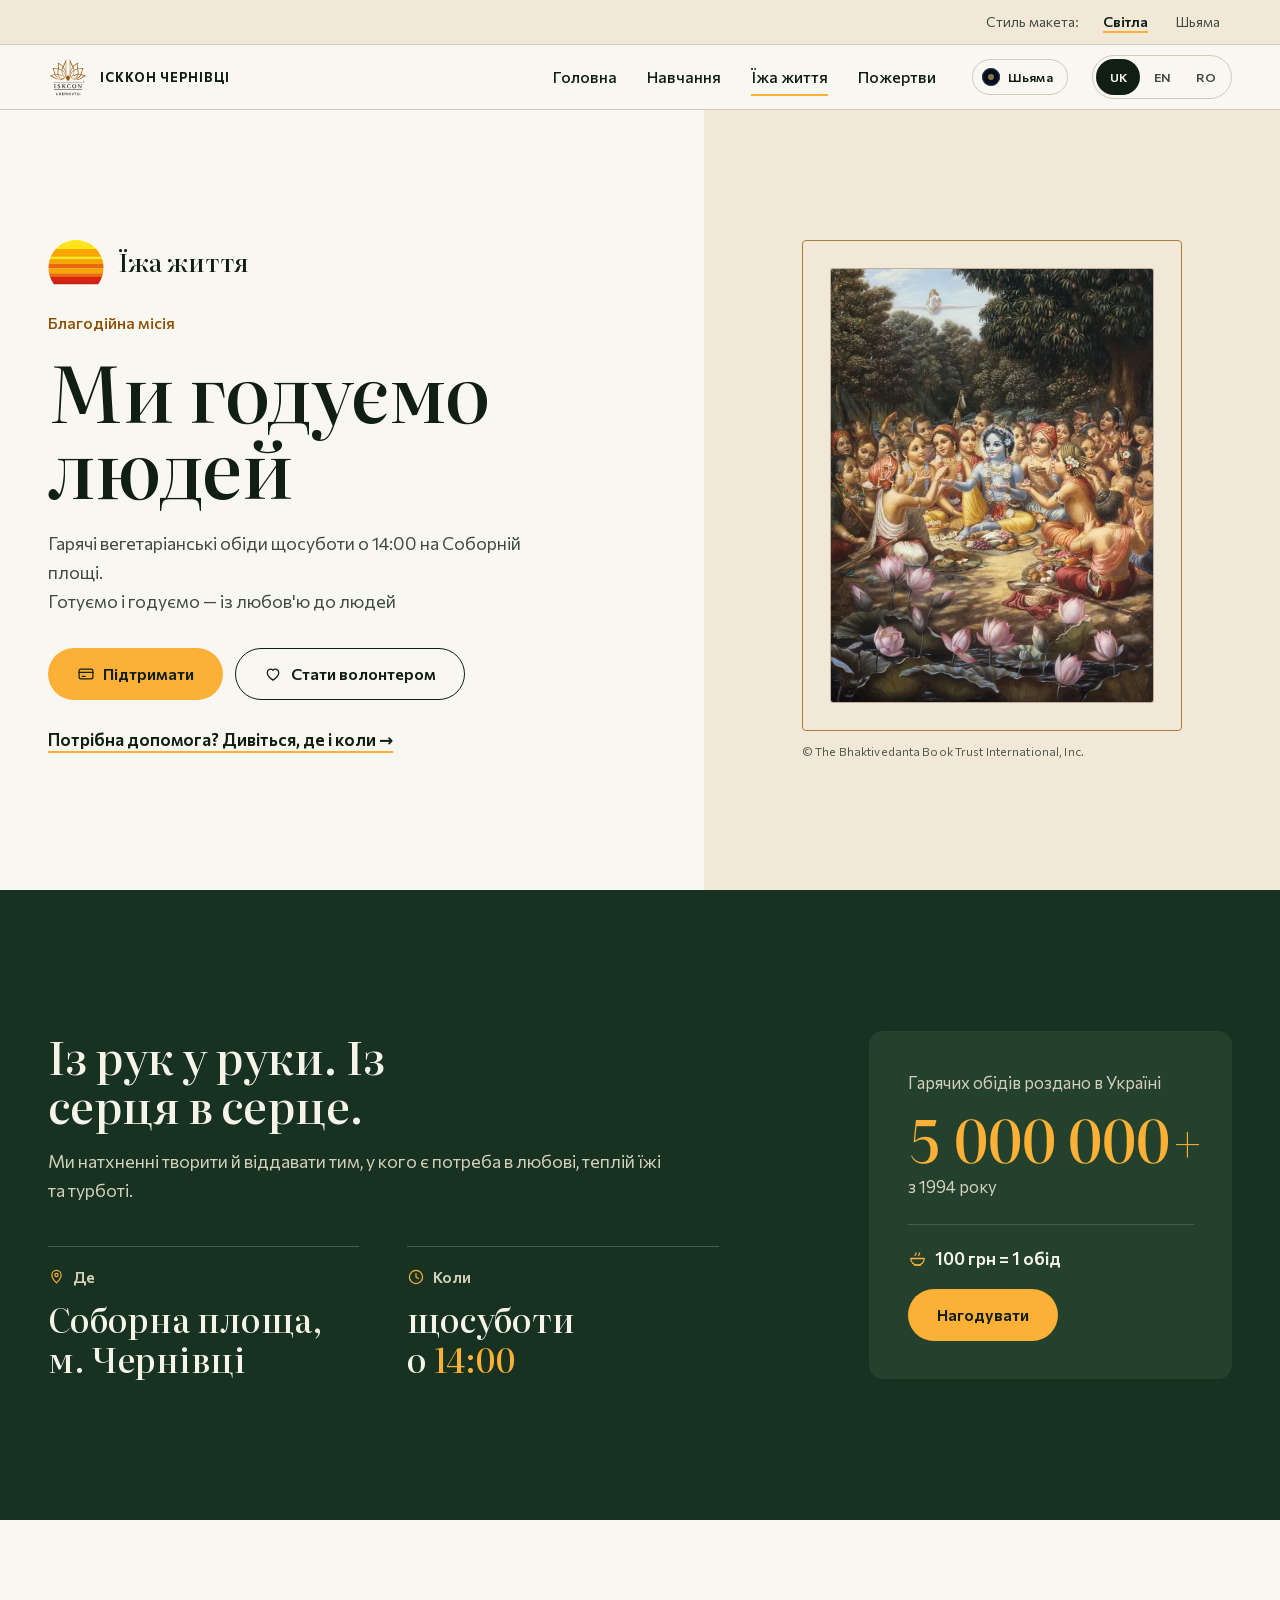
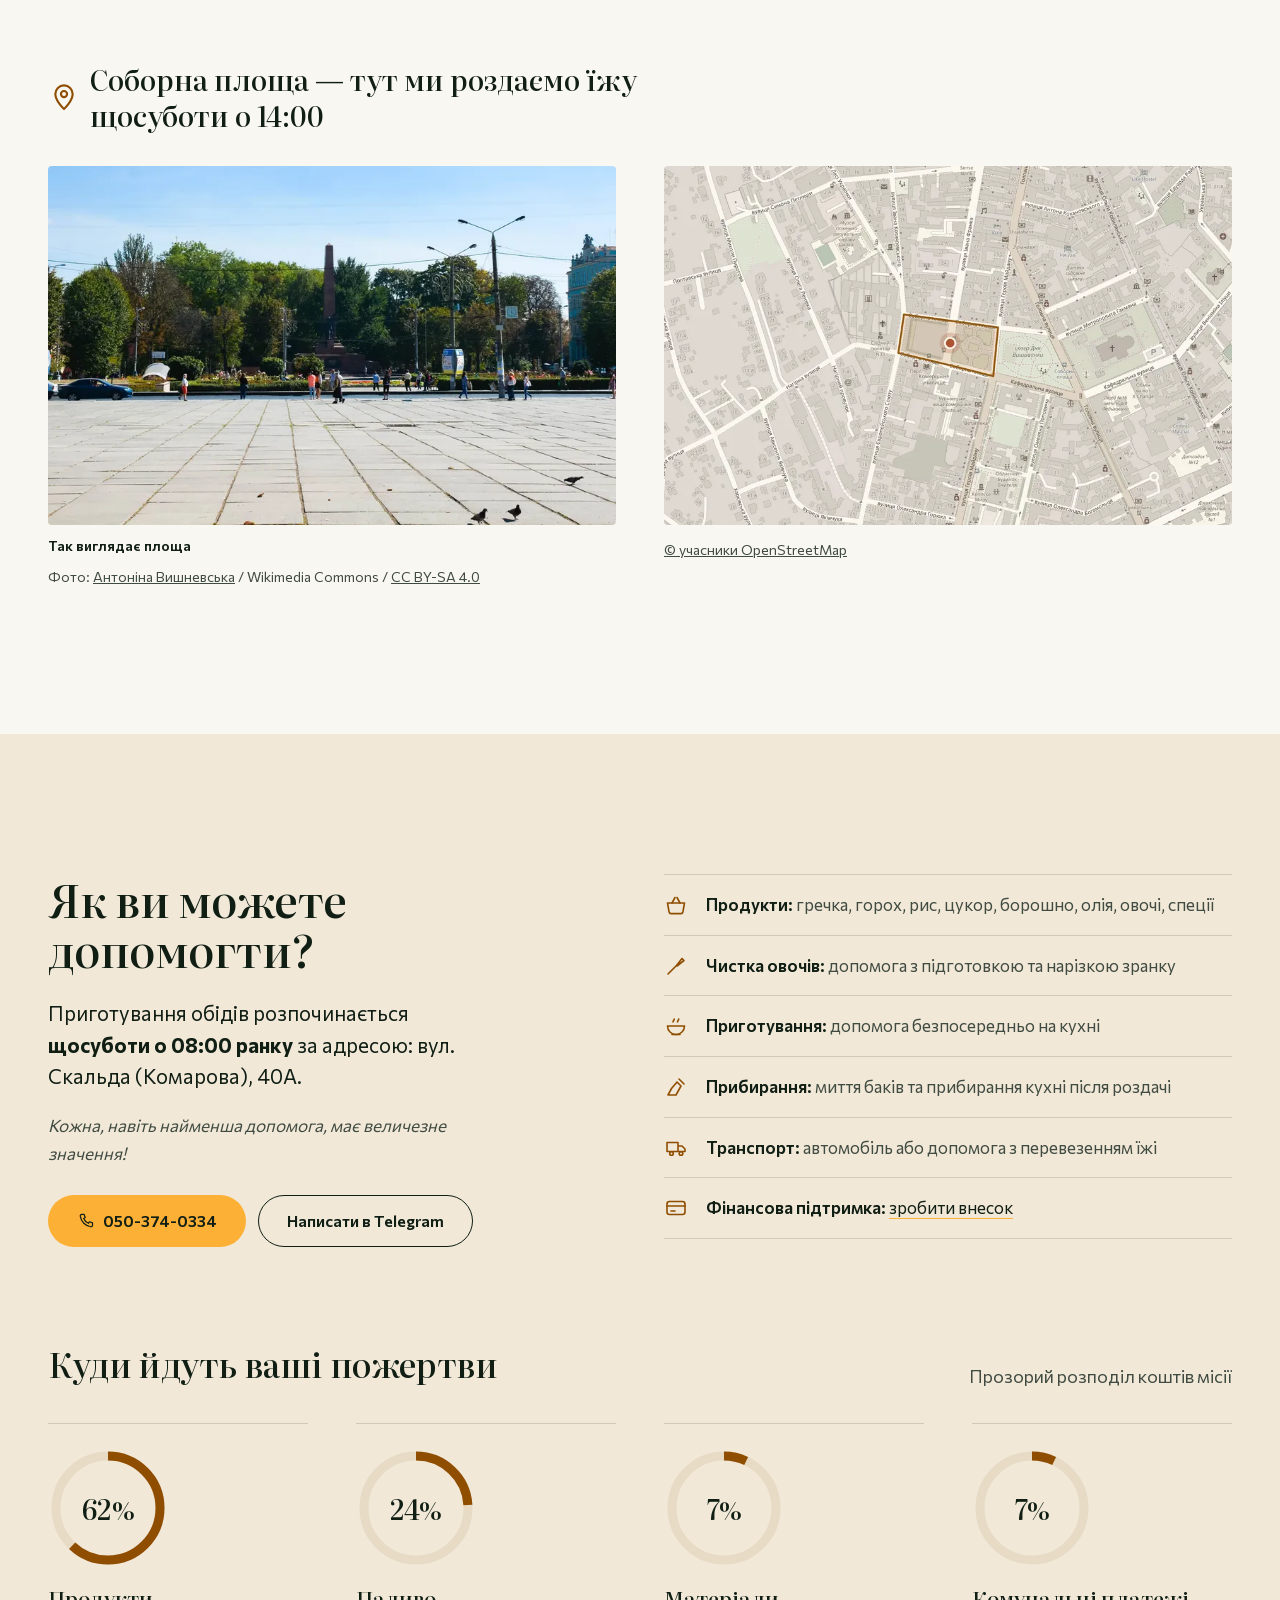
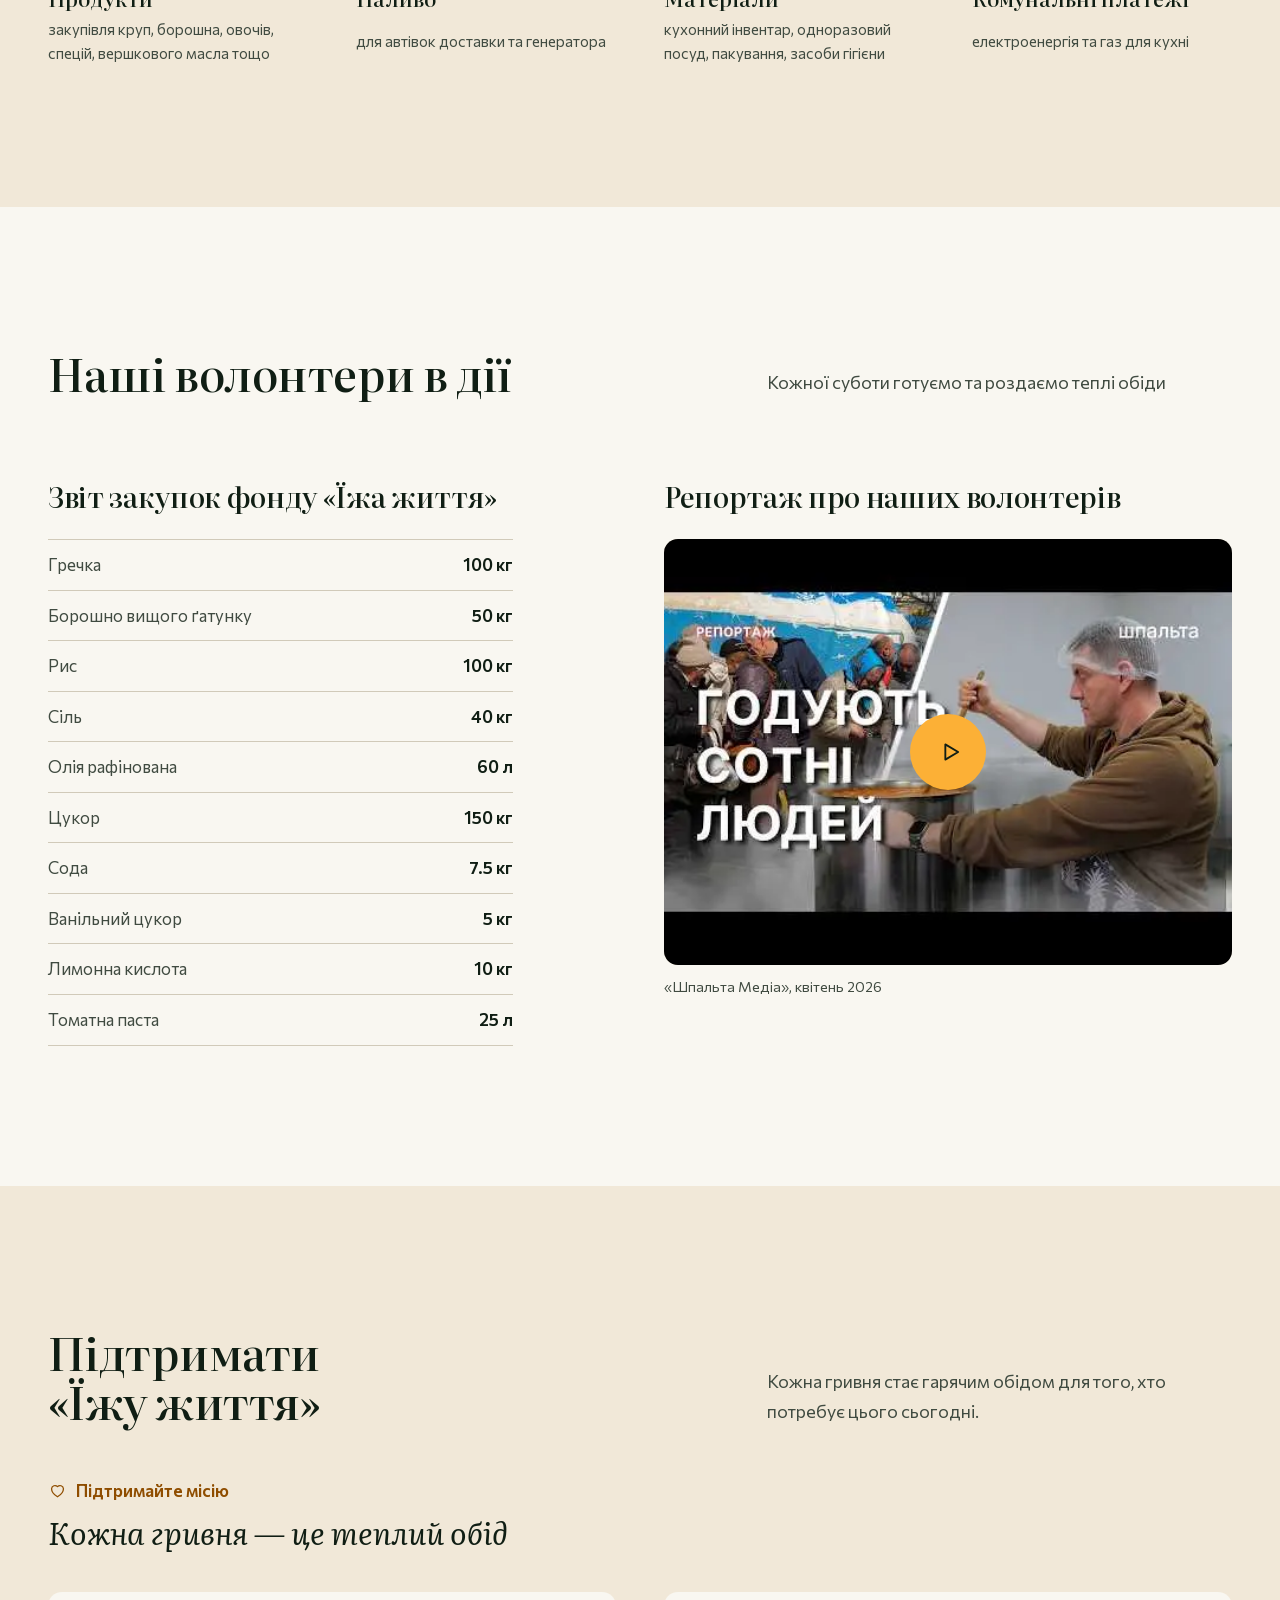
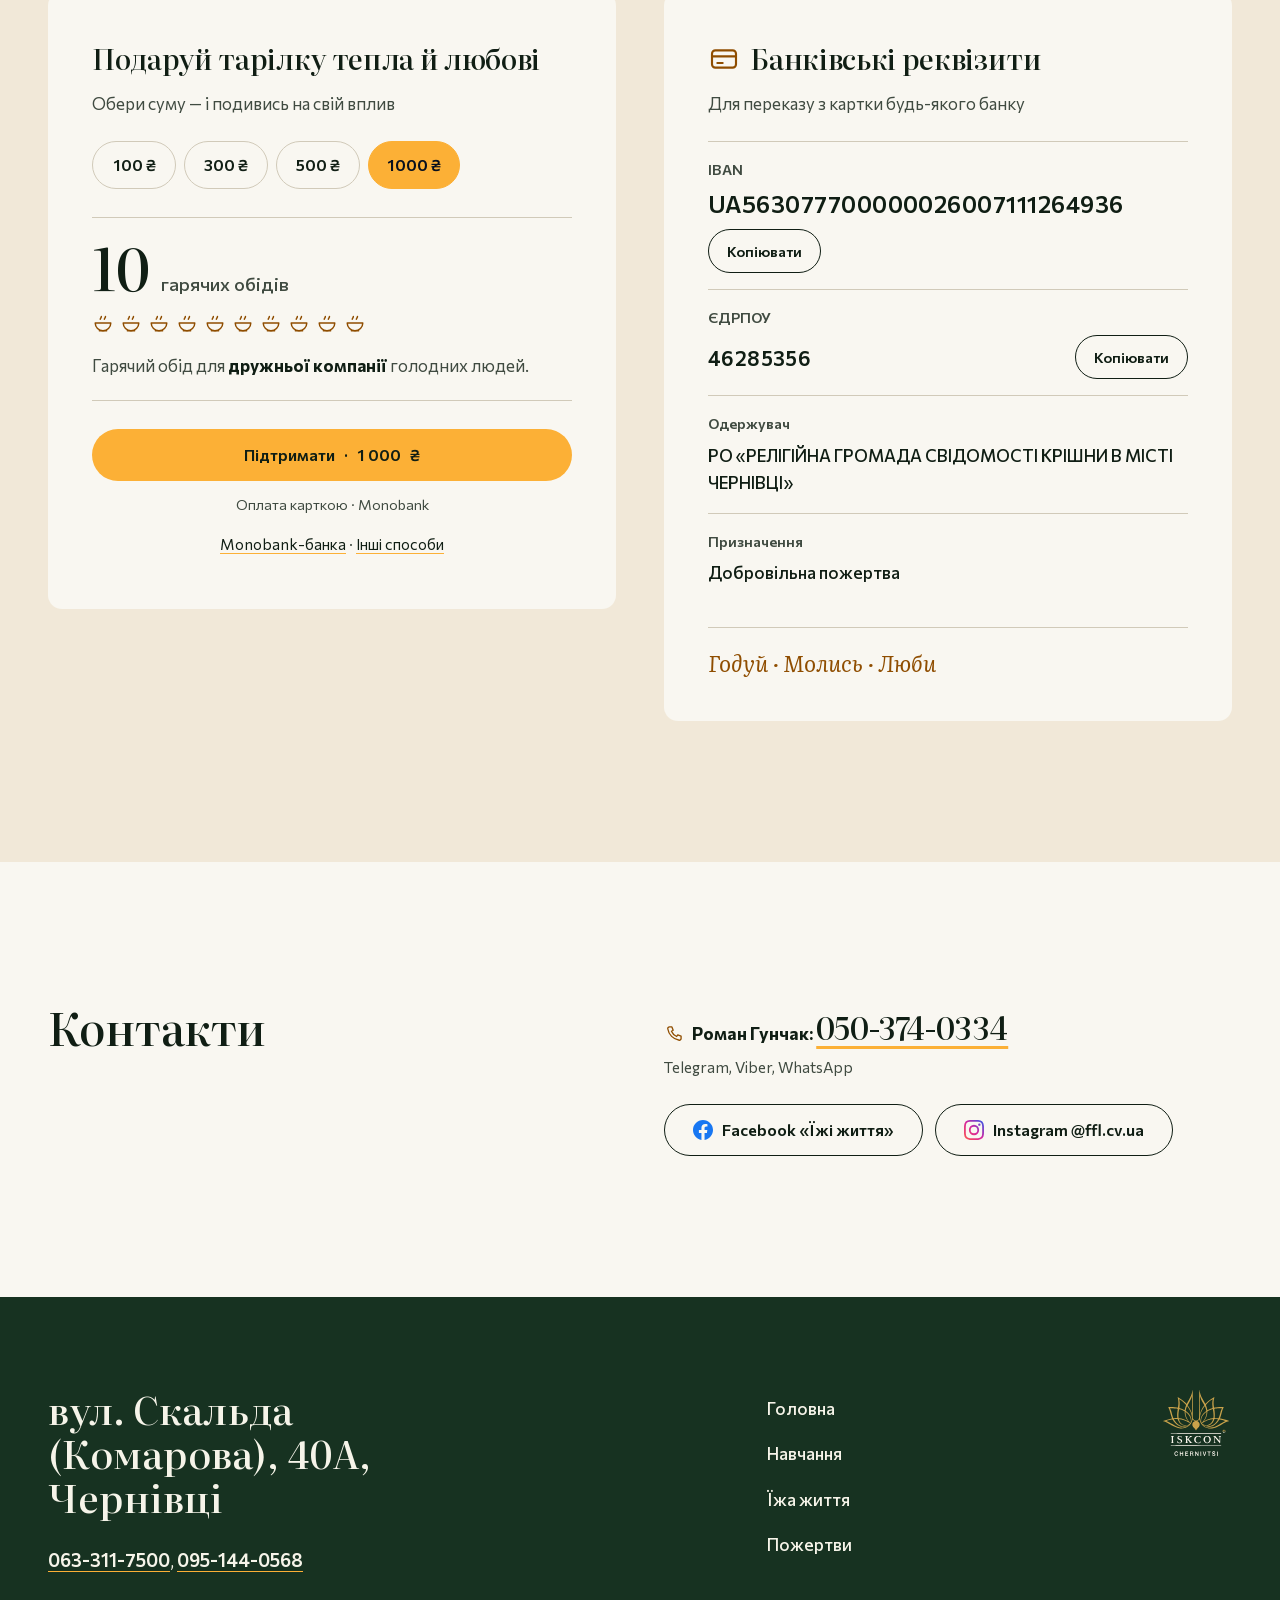
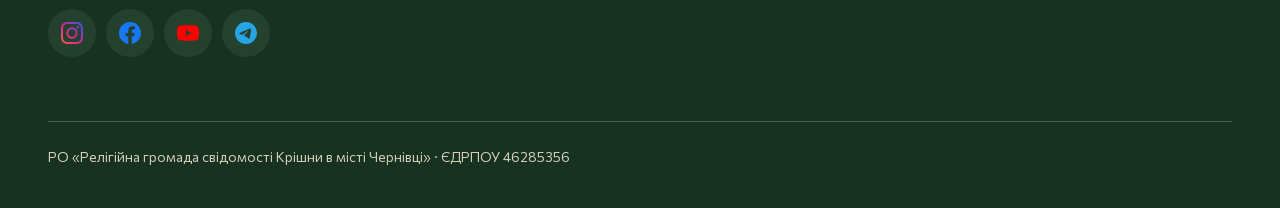
<file: mockup/food/index.html>
<!DOCTYPE html>
<html lang="uk">
<head>
<meta charset="UTF-8">
<meta name="viewport" content="width=device-width, initial-scale=1.0">
<!-- Макет (гілка design/claude). Не для індексації: превью лише з noindex. -->
<meta name="robots" content="noindex, nofollow">
<title>Безкоштовні гарячі обіди в Чернівцях щосуботи — «Їжа життя»</title>
<meta name="description" content="Безкоштовні гарячі вегетаріанські обіди в Чернівцях: щосуботи о 14:00 на Соборній площі. Благодійна місія «Їжа життя» — приходьте, а також долучайтесь як волонтер.">
<meta name="theme-color" content="#F9F7F0">
<link rel="preload" as="font" type="font/woff2" crossorigin href="../fonts/literata-normal-cyrillic.woff2">
<link rel="preload" as="font" type="font/woff2" crossorigin href="../fonts/commissioner-normal-cyrillic.woff2">
<script>document.documentElement.classList.add("js");try{var q=new URLSearchParams(location.search).get("theme");if(q==="shyama"||q==="light")localStorage.setItem("mockup-theme",q);if(localStorage.getItem("mockup-theme")==="shyama")document.documentElement.setAttribute("data-theme","shyama")}catch(e){}</script>
<link rel="stylesheet" href="../mockup.css">
<link rel="icon" href="../../assets/favicon.svg" type="image/svg+xml">
<link rel="icon" href="../../assets/favicon-32.png" sizes="32x32" type="image/png">
<link rel="apple-touch-icon" href="../../assets/apple-touch-icon.png">
<meta property="og:title" content="Їжа життя — ІСККОН Чернівці">
<meta property="og:description" content="Благодійна місія: гарячі вегетаріанські обіди щосуботи. Підтримайте — 100 грн = 1 обід.">
<meta property="og:image" content="https://iskcon.cv.ua/assets/og/og-food.jpg">
<script type="application/ld+json">
{
  "@context": "https://schema.org",
  "@type": "Event",
  "name": "Безкоштовні гарячі обіди «Їжа життя» — Чернівці",
  "description": "Благодійна роздача гарячих вегетаріанських обідів щосуботи о 14:00 на Соборній площі.",
  "eventAttendanceMode": "https://schema.org/OfflineEventAttendanceMode",
  "eventStatus": "https://schema.org/EventScheduled",
  "isAccessibleForFree": true,
  "inLanguage": "uk",
  "image": "https://iskcon.cv.ua/assets/og/og-food.jpg",
  "url": "https://iskcon.cv.ua/food/",
  "eventSchedule": {
    "@type": "Schedule",
    "repeatFrequency": "P1W",
    "byDay": "https://schema.org/Saturday",
    "startTime": "14:00:00",
    "scheduleTimezone": "Europe/Kyiv"
  },
  "location": {
    "@type": "Place",
    "name": "Соборна площа",
    "address": {
      "@type": "PostalAddress",
      "streetAddress": "Соборна площа",
      "addressLocality": "Чернівці",
      "addressCountry": "UA"
    }
  },
  "organizer": {
    "@type": "Organization",
    "name": "Їжа життя Чернівці",
    "url": "https://iskcon.cv.ua/food/",
    "sameAs": [
      "https://www.facebook.com/food.for.life.chernivtsi",
      "https://www.instagram.com/ffl.cv.ua/"
    ]
  }
}
</script>
</head>
<body>
<a class="skip" href="#main">Перейти до вмісту</a>

<!-- перемикач між двома стилями макета; поточний стиль позначає mockup.js (без JS — світла) -->
<nav class="styles" aria-label="Стиль макета">
  <div class="wrap styles__in">
    <span class="styles__label">Стиль макета:</span>
    <a href="?theme=light" data-style="light" aria-current="page">Світла</a>
    <a href="?theme=shyama" data-style="shyama">Шьяма</a>
  </div>
</nav>

<header class="top">
  <div class="wrap top__in">
    <a class="brand" href="../"><img class="brand__logo" src="../../assets/logo.svg" alt="ІСККОН Чернівці" aria-hidden="true" width="40" height="40"><img class="brand__logo brand__logo--light" src="../../assets/logo-light.svg" alt="ІСККОН Чернівці" aria-hidden="true" width="40" height="40"><b translate="no">ІСККОН ЧЕРНІВЦІ</b></a>
    <nav class="nav" id="nav">
      <a href="../">Головна</a>
      <a href="../courses/">Навчання</a>
      <a href="../food/" aria-current="page">Їжа життя</a>
      <a href="../donation/">Пожертви</a>
    </nav>
    <button type="button" class="theme-btn" aria-pressed="false" aria-label="Тема «Шьяма»"><span class="theme-btn__dot" aria-hidden="true"></span><span class="theme-btn__txt">Шьяма</span></button>
    <div class="langs">
      <button type="button" class="lang-btn active" data-lang="uk">UK</button>
      <button type="button" class="lang-btn" data-lang="en">EN</button>
      <button type="button" class="lang-btn" data-lang="ro">RO</button>
    </div>
    <button type="button" class="menu-btn" aria-label="Меню" aria-expanded="false" aria-controls="nav"><span></span></button>
  </div>
</header>

<main id="main">

<section class="food-hero" aria-labelledby="food-title">
  <div class="food-hero__text">
    <div class="ffl-brand">
      <img class="ffl-brand__sun" src="../../assets/ffl-sun.svg" alt="" width="64" height="51">
      <span class="ffl-brand__name">Їжа життя</span>
    </div>
    <p class="kicker">Благодійна місія</p>
    <h1 id="food-title"><span class="hl" data-i18n-h1>Ми годуємо людей</span></h1>
    <p class="food-hero__lede">Гарячі вегетаріанські обіди щосуботи о 14:00 на Соборній площі.<br>Готуємо і годуємо — із любов'ю до людей</p>
    <div class="food-hero__cta">
      <a class="btn btn--primary" href="#support"><span class="ico ico-card" aria-hidden="true"></span>Підтримати</a>
      <a class="btn btn--line" href="https://docs.google.com/forms/d/e/1FAIpQLSec_KBEyJlFJj6Vje15CLyq3ELSfLUoF9aiVx_pfP2bg_d5bQ/viewform?usp=header" target="_blank" rel="noopener" data-form="ffl-volunteer"><span class="ico ico-heart" aria-hidden="true"></span>Стати волонтером</a>
    </div>
    <p class="form-lang">Форма для волонтерів відкриється українською мовою</p>
    <p class="food-hero__help"><a class="arrow-link" href="#when-where">Потрібна допомога? Дивіться, де і коли →</a></p>
  </div>
  <div class="food-hero__photo">
    <figure class="art-frame art-frame--card">
            <div class="art-frame__mat"><svg class="art-frame__c art-frame__c--tl" aria-hidden="true" focusable="false"><use href="#vine"/></svg><svg class="art-frame__c art-frame__c--tr" aria-hidden="true" focusable="false"><use href="#vine"/></svg><svg class="art-frame__c art-frame__c--bl" aria-hidden="true" focusable="false"><use href="#vine"/></svg><svg class="art-frame__c art-frame__c--br" aria-hidden="true" focusable="false"><use href="#vine"/></svg>
              <img src="../media/art/krishna-picnic-boys-560.webp" srcset="../media/art/krishna-picnic-boys-560.webp 560w" sizes="380px" width="560" height="752" alt="Класична картина: Крішна з друзями-пастушками разом їдуть прасад біля лотосового ставка" loading="lazy" decoding="async">
            </div>
            <figcaption><small>© The Bhaktivedanta Book Trust International, Inc.</small></figcaption>
          </figure>
  </div>
</section>

<section class="sec on-leaf facts" id="when-where" aria-labelledby="facts-title">
  <div class="wrap">
    <div class="facts__grid">
      <div class="facts__where">
        <h2 id="facts-title" class="h2">Із рук у руки. Із серця в серце.</h2>
        <p class="sub">Ми натхненні творити й віддавати тим, у кого є потреба в любові, теплій їжі та турботі.</p>
        <dl class="facts__cards">
          <div class="fact"><dt><span class="ico ico-pin" aria-hidden="true"></span>Де</dt><dd>Соборна площа,<br>м. Чернівці</dd></div>
          <div class="fact"><dt><span class="ico ico-clock" aria-hidden="true"></span>Коли</dt><dd>щосуботи<br>о <span class="accent">14:00</span></dd></div>
        </dl>
      </div>
      <div class="facts__counter">
        <p class="counter__k">Гарячих обідів роздано в Україні</p>
        <p class="counter__num" id="mealCounter" role="img" aria-label="5 000 000+">5 000 000+</p>
        <p class="counter__since">з 1994 року</p>
        <div class="counter__cta">
          <p class="counter__rate"><span class="ico ico-bowl" aria-hidden="true"></span>100 грн = 1 обід</p>
          <a href="#support" class="btn btn--primary">Нагодувати</a>
        </div>
      </div>
    </div>
  </div>
</section>

<section class="sec place" aria-labelledby="place-title">
  <div class="wrap">
    <p class="place__badge" id="place-title"><span class="ico ico-pin" aria-hidden="true"></span>Соборна площа — тут ми роздаємо їжу щосуботи о 14:00</p>
    <div class="place__grid">
      <figure class="place__card">
        <img src="[data-uri]" data-src="../../assets/food/sobor-photo-800.webp" data-srcset="../../assets/food/sobor-photo-480.webp 480w, ../../assets/food/sobor-photo-800.webp 800w, ../../assets/food/sobor-photo-1200.webp 1200w" sizes="(max-width:860px) 100vw, 50vw" width="1200" height="760" alt="Соборна площа в Чернівцях: бруківка, сквер і обеліск" loading="lazy" decoding="async">
        <noscript><img src="../../assets/food/sobor-photo-800.webp" srcset="../../assets/food/sobor-photo-480.webp 480w, ../../assets/food/sobor-photo-800.webp 800w, ../../assets/food/sobor-photo-1200.webp 1200w" sizes="(max-width:860px) 100vw, 50vw" width="1200" height="760" alt="Соборна площа в Чернівцях: бруківка, сквер і обеліск" loading="lazy" decoding="async"></noscript>
        <figcaption class="place__cap">
          <span class="place__title">Так виглядає площа</span>
          <span class="place__attr">Фото: <a href="https://commons.wikimedia.org/wiki/File:%D0%9F%D0%BB%D0%BE%D1%89%D0%B0_%D0%A1%D0%BE%D0%B1%D0%BE%D1%80%D0%BD%D0%B0,_%D0%BC._%D0%A7%D0%B5%D1%80%D0%BD%D1%96%D0%B2%D1%86%D1%96.jpg" target="_blank" rel="noopener">Антоніна Вишневська</a> / Wikimedia Commons / <a href="https://creativecommons.org/licenses/by-sa/4.0/" target="_blank" rel="noopener license">CC BY-SA 4.0</a></span>
        </figcaption>
      </figure>
      <figure class="place__card place__card--map">
        <!-- Статична карта: тайли OpenStreetMap (zoom 17, центр 48.28777, 25.93298), контур — relation 12331700 (© OpenStreetMap contributors, ODbL); маркер — центроїд площі. -->
        <img src="[data-uri]" data-src="../../assets/food/sobor-map-600.webp" data-srcset="../../assets/food/sobor-map-600.webp 600w, ../../assets/food/sobor-map-900.webp 900w, ../../assets/food/sobor-map-1200.webp 1200w" sizes="(max-width:860px) 100vw, 50vw" width="1200" height="760" alt="Карта центру Чернівців: Соборна площа обведена, точка — місце роздачі їжі" loading="lazy" decoding="async">
        <noscript><img src="../../assets/food/sobor-map-600.webp" srcset="../../assets/food/sobor-map-600.webp 600w, ../../assets/food/sobor-map-900.webp 900w, ../../assets/food/sobor-map-1200.webp 1200w" sizes="(max-width:860px) 100vw, 50vw" width="1200" height="760" alt="Карта центру Чернівців: Соборна площа обведена, точка — місце роздачі їжі" loading="lazy" decoding="async"></noscript>
        <figcaption class="place__cap">
          <span class="place__attr"><a href="https://www.openstreetmap.org/copyright" target="_blank" rel="noopener">© учасники OpenStreetMap</a></span>
        </figcaption>
      </figure>
    </div>
  </div>
</section>

<section class="sec on-sandal help" id="volunteer" aria-labelledby="help-title">
  <div class="wrap help__grid">
    <div class="help__lead">
      <h2 id="help-title" class="h2">Як ви можете допомогти?</h2>
      <p class="lead">Приготування обідів розпочинається <b>щосуботи о 08:00 ранку</b>
        за адресою: вул. Скальда (Комарова), 40А.</p>
      <p class="help__em"><em>Кожна, навіть найменша допомога, має величезне значення!</em></p>
      <!-- Кнопка «Стати волонтером» у hero веде на Google-форму фонду (data-form="ffl-volunteer"); тут — телефон відповідального і Telegram. -->
      <div class="help__cta">
        <a class="btn btn--primary" href="tel:+380503740334"><span class="ico ico-phone" aria-hidden="true"></span>050-374-0334</a>
        <a class="btn btn--line" href="https://t.me/+bGy8LgS8jTQ0YzNi" target="_blank" rel="noopener">Написати в Telegram</a>
      </div>
    </div>
    <ul class="help__list">
      <li><span class="ico ico-basket" aria-hidden="true"></span><span><b>Продукти:</b> гречка, горох, рис, цукор, борошно, олія, овочі, спеції</span></li>
      <li><span class="ico ico-knife" aria-hidden="true"></span><span><b>Чистка овочів:</b> допомога з підготовкою та нарізкою зранку</span></li>
      <li><span class="ico ico-bowl" aria-hidden="true"></span><span><b>Приготування:</b> допомога безпосередньо на кухні</span></li>
      <li><span class="ico ico-broom" aria-hidden="true"></span><span><b>Прибирання:</b> миття баків та прибирання кухні після роздачі</span></li>
      <li><span class="ico ico-truck" aria-hidden="true"></span><span><b>Транспорт:</b> автомобіль або допомога з перевезенням їжі</span></li>
      <li><span class="ico ico-card" aria-hidden="true"></span><span><b>Фінансова підтримка:</b> <a href="../donation/">зробити внесок</a></span></li>
    </ul>
  </div>
  <div class="wrap funds">
    <div class="funds__head">
      <h3>Куди йдуть ваші пожертви</h3>
      <p class="sub">Прозорий розподіл коштів місії</p>
    </div>
    <div class="funds__grid">
        <div class="fund"><svg class="fund__ring" width="120" height="120" viewBox="0 0 120 120" aria-hidden="true"><circle cx="60" cy="60" r="52" class="fund__track"/><circle cx="60" cy="60" r="52" class="fund__arc" stroke-dasharray="326.7" stroke-dashoffset="124.1" transform="rotate(-90 60 60)"/></svg><div class="fund__pct">62%</div><h4>Продукти</h4><p>закупівля круп, борошна, овочів, спецій, вершкового масла тощо</p></div>
        <div class="fund"><svg class="fund__ring" width="120" height="120" viewBox="0 0 120 120" aria-hidden="true"><circle cx="60" cy="60" r="52" class="fund__track"/><circle cx="60" cy="60" r="52" class="fund__arc" stroke-dasharray="326.7" stroke-dashoffset="248.3" transform="rotate(-90 60 60)"/></svg><div class="fund__pct">24%</div><h4>Паливо</h4><p>для автівок доставки та генератора</p></div>
        <div class="fund"><svg class="fund__ring" width="120" height="120" viewBox="0 0 120 120" aria-hidden="true"><circle cx="60" cy="60" r="52" class="fund__track"/><circle cx="60" cy="60" r="52" class="fund__arc" stroke-dasharray="326.7" stroke-dashoffset="303.8" transform="rotate(-90 60 60)"/></svg><div class="fund__pct">7%</div><h4>Матеріали</h4><p>кухонний інвентар, одноразовий посуд, пакування, засоби гігієни</p></div>
        <div class="fund"><svg class="fund__ring" width="120" height="120" viewBox="0 0 120 120" aria-hidden="true"><circle cx="60" cy="60" r="52" class="fund__track"/><circle cx="60" cy="60" r="52" class="fund__arc" stroke-dasharray="326.7" stroke-dashoffset="303.8" transform="rotate(-90 60 60)"/></svg><div class="fund__pct">7%</div><h4>Комунальні платежі</h4><p>електроенергія та газ для кухні</p></div>
    </div>
  </div>
</section>

<section class="sec proof" aria-labelledby="proof-title">
  <div class="wrap">
    <div class="sec-head">
      <h2 id="proof-title" class="h2">Наші волонтери в дії</h2>
      <p class="sub">Кожної суботи готуємо та роздаємо теплі обіди</p>
    </div>
  </div>
  <div class="wrap proof__grid">
    <div class="report">
      <h3>Звіт закупок фонду «Їжа життя»</h3>
      <ol class="report__list">
          <li><span>Гречка</span><b>100 кг</b></li>
          <li><span>Борошно вищого ґатунку</span><b>50 кг</b></li>
          <li><span>Рис</span><b>100 кг</b></li>
          <li><span>Сіль</span><b>40 кг</b></li>
          <li><span>Олія рафінована</span><b>60 л</b></li>
          <li><span>Цукор</span><b>150 кг</b></li>
          <li><span>Сода</span><b>7.5 кг</b></li>
          <li><span>Ванільний цукор</span><b>5 кг</b></li>
          <li><span>Лимонна кислота</span><b>10 кг</b></li>
          <li><span>Томатна паста</span><b>25 л</b></li>
      </ol>
    </div>
    <div class="media-video">
      <h3>Репортаж про наших волонтерів</h3>
      <div class="frame">
        <a class="video-facade" href="https://www.youtube.com/watch?v=0ZNyLSHUgpc" data-video-id="0ZNyLSHUgpc" title="«Шпальта Медіа»: волонтери Чернівців годують сотні переселенців власним коштом" target="_blank" rel="noopener" aria-label="Дивитися відео">
          <img src="../../assets/food/shpalta-poster.webp" width="480" height="360" alt="" loading="lazy" decoding="async">
          <span class="video-facade__play"><span class="ico ico-play" aria-hidden="true"></span></span>
        </a>
      </div>
      <p class="media-video__cap">«Шпальта Медіа», квітень 2026</p>
    </div>
  </div>
</section>

<section class="sec on-sandal support" id="support" aria-labelledby="support-title">
  <div class="wrap">
    <div class="sec-head">
      <h2 id="support-title" class="h2">Підтримати «Їжу життя»</h2>
      <p class="sub">Кожна гривня стає гарячим обідом для того, хто потребує цього сьогодні.</p>
    </div>
    <p class="support__kicker"><span class="ico ico-heart" aria-hidden="true"></span>Підтримайте місію</p>
    <p class="support__tag">Кожна гривня — це теплий обід</p>
    <div class="support__grid">
      <div class="widget">
        <h3>Подаруй тарілку тепла й любові</h3>
        <p class="widget__sub">Обери суму — і подивись на свій вплив</p>
        <div class="widget__amounts" id="amountBtns" role="group" aria-label="Подаруй тарілку тепла й любові">
          <button type="button" data-amount="100">100 ₴</button>
          <button type="button" data-amount="300">300 ₴</button>
          <button type="button" data-amount="500">500 ₴</button>
          <button type="button" data-amount="1000" class="active">1000 ₴</button>
        </div>
        <div class="widget__out">
          <div class="widget__count"><span id="mealCount">10</span> <span class="widget__unit">гарячих обідів</span></div>
          <div class="widget__bowls" id="bowls" aria-hidden="true"></div>
          <p>Гарячий обід для <strong>дружньої компанії</strong> голодних людей.</p>
        </div>
        <a href="https://send.monobank.ua/jar/8cZpfkd4Xh" target="_blank" rel="noopener" id="donateBtn" class="btn btn--primary widget__btn"><span>Підтримати</span> · <span id="donateAmt">1 000</span> ₴</a>
        <p class="widget__note">Оплата карткою · Monobank</p>
        <p class="widget__more"><a href="https://send.monobank.ua/jar/8cZpfkd4Xh" target="_blank" rel="noopener">Monobank-банка</a> · <a href="../donation/">Інші способи</a></p>
      </div>
      <div class="req">
        <div class="req__head">
          <h3><span class="ico ico-card" aria-hidden="true"></span>Банківські реквізити</h3>
          <p>Для переказу з картки будь-якого банку</p>
        </div>
        <dl class="req__body">
          <div class="req__row">
            <dt>IBAN</dt>
            <dd class="req__line"><code class="req__code req__code--iban">UA563077700000026007111264936</code><button type="button" class="copy" data-copy="UA563077700000026007111264936">Копіювати</button></dd>
          </div>
          <div class="req__row">
            <dt>ЄДРПОУ</dt>
            <dd class="req__line"><code class="req__code">46285356</code><button type="button" class="copy" data-copy="46285356">Копіювати</button></dd>
          </div>
          <div class="req__row">
            <dt>Одержувач</dt>
            <dd class="req__v">РО «РЕЛІГІЙНА ГРОМАДА СВІДОМОСТІ КРІШНИ В МІСТІ ЧЕРНІВЦІ»</dd>
          </div>
          <div class="req__row">
            <dt>Призначення</dt>
            <dd class="req__v">Добровільна пожертва</dd>
          </div>
        </dl>
        <p class="req__slogan">Годуй · Молись · Люби</p>
      </div>
    </div>
  </div>
</section>

<section class="sec contacts" id="contacts" aria-labelledby="contacts-title">
  <div class="wrap contacts__grid">
    <h2 id="contacts-title" class="h2">Контакти</h2>
    <div class="contacts__body">
      <p class="contacts__who"><span class="ico ico-phone" aria-hidden="true"></span><b>Роман Гунчак:</b> <a class="contacts__tel" href="tel:+380503740334">050-374-0334</a><br>
      <span class="contacts__note">Telegram, Viber, WhatsApp</span></p>
      <div class="contacts__socials">
        <a class="btn btn--line" href="https://www.facebook.com/food.for.life.chernivtsi" target="_blank" rel="noopener"><img src="../../assets/icons/facebook.svg" alt="" width="20" height="20">Facebook «Їжі життя»</a>
        <a class="btn btn--line" href="https://www.instagram.com/ffl.cv.ua/" target="_blank" rel="noopener"><img src="../../assets/icons/instagram.svg" alt="" width="20" height="20">Instagram @ffl.cv.ua</a>
      </div>
    </div>
  </div>
</section>
</main>

<footer class="foot on-leaf">
  <div class="wrap foot__grid">
    <div class="foot__contact">
      <p class="foot__addr">вул. Скальда (Комарова), 40А, Чернівці</p>
      <p class="foot__phones"><a href="tel:+380633117500">063-311-7500</a>, <a href="tel:+380951440568">095-144-0568</a></p>
      <div class="socials">
        <a href="https://www.instagram.com/chernivtsi_iskcon/" target="_blank" rel="noopener" aria-label="Instagram"><img src="../../assets/icons/instagram.svg" alt="" width="24" height="24"></a>
        <a href="https://www.facebook.com/groups/1682214668687066/" target="_blank" rel="noopener" aria-label="Facebook"><img src="../../assets/icons/facebook.svg" alt="" width="24" height="24"></a>
        <a href="https://www.youtube.com/@ISKCONChernivtsi" target="_blank" rel="noopener" aria-label="YouTube"><img src="../../assets/icons/youtube.svg" alt="" width="24" height="24"></a>
        <a href="https://t.me/+bGy8LgS8jTQ0YzNi" target="_blank" rel="noopener" aria-label="Telegram"><img src="../../assets/icons/telegram.svg" alt="" width="24" height="24"></a>
      </div>
    </div>
    <nav class="foot__nav" aria-label="Меню">
      <a href="../">Головна</a>
      <a href="../courses/">Навчання</a>
      <a href="../food/">Їжа життя</a>
      <a href="../donation/">Пожертви</a>
    </nav>
    <img class="foot__logo" src="../../assets/logo-light.svg" alt="" width="72" height="72" loading="lazy" decoding="async">
    <p class="foot__legal">РО «Релігійна громада свідомості Крішни в місті Чернівці» · ЄДРПОУ 46285356</p>
  </div>
</footer>

<dialog class="lb" aria-label="Перегляд фото">
  <div class="lb__bar">
    <button type="button" data-lb="prev" aria-label="Попереднє фото">←</button>
    <span class="lb__cap" aria-live="polite"></span>
    <button type="button" data-lb="next" aria-label="Наступне фото">→</button>
    <button type="button" data-lb="close" aria-label="Закрити">×</button>
  </div>
</dialog>

<script src="../../assets/i18n-dict.js"></script>
<script src="../i18n-mockup.js"></script>
<script src="../../assets/i18n.js?v=3"></script>
<script src="../../assets/food.js"></script>
<script src="../mockup.js" defer></script>
</body>
</html>
</file>
<file: mockup/mockup.css>
/* Макет головної «Неділя розгортається» — iskcon-v3, гілка design/claude.
   Система з нуля: палітра «Вапно й чорнобривці» (OKLCH), Literata + Commissioner.
   Кольори й шрифти — лише через токени :root. Один фірмовий рух — лінія розкладу (GSAP ScrollTrigger, scrub).
   Тема «Шьяма» (SHYAMA.md): токени --sh-*, вмикається data-theme="shyama" на <html>, лише на екрані.
   Ручний anti-slop чек-лист (Hallmark Floor як текст): штамп Hallmark свідомо не ставимо — це не Hallmark-збірка. */

@font-face{font-family:'Literata';font-style:italic;font-weight:400;font-display:swap;src:url(fonts/literata-italic-cyrillic.woff2) format('woff2');unicode-range:U+0301, U+0400-045F, U+0490-0491, U+04B0-04B1, U+2116}
@font-face{font-family:'Literata';font-style:italic;font-weight:400;font-display:swap;src:url(fonts/literata-italic-latin-ext.woff2) format('woff2');unicode-range:U+0100-02BA, U+02BD-02C5, U+02C7-02CC, U+02CE-02D7, U+02DD-02FF, U+0304, U+0308, U+0329, U+1D00-1DBF, U+1E00-1E9F, U+1EF2-1EFF, U+2020, U+20A0-20AB, U+20AD-20C4, U+2113, U+2C60-2C7F, U+A720-A7FF}
@font-face{font-family:'Literata';font-style:italic;font-weight:400;font-display:swap;src:url(fonts/literata-italic-latin.woff2) format('woff2');unicode-range:U+0000-00FF, U+0131, U+0152-0153, U+02BB-02BC, U+02C6, U+02DA, U+02DC, U+0304, U+0308, U+0329, U+2000-206F, U+20AC, U+2122, U+2191, U+2193, U+2212, U+2215, U+FEFF, U+FFFD}
@font-face{font-family:'Literata';font-style:normal;font-weight:500;font-display:swap;src:url(fonts/literata-normal-cyrillic.woff2) format('woff2');unicode-range:U+0301, U+0400-045F, U+0490-0491, U+04B0-04B1, U+2116}
@font-face{font-family:'Literata';font-style:normal;font-weight:500;font-display:swap;src:url(fonts/literata-normal-latin-ext.woff2) format('woff2');unicode-range:U+0100-02BA, U+02BD-02C5, U+02C7-02CC, U+02CE-02D7, U+02DD-02FF, U+0304, U+0308, U+0329, U+1D00-1DBF, U+1E00-1E9F, U+1EF2-1EFF, U+2020, U+20A0-20AB, U+20AD-20C4, U+2113, U+2C60-2C7F, U+A720-A7FF}
@font-face{font-family:'Literata';font-style:normal;font-weight:500;font-display:swap;src:url(fonts/literata-normal-latin.woff2) format('woff2');unicode-range:U+0000-00FF, U+0131, U+0152-0153, U+02BB-02BC, U+02C6, U+02DA, U+02DC, U+0304, U+0308, U+0329, U+2000-206F, U+20AC, U+2122, U+2191, U+2193, U+2212, U+2215, U+FEFF, U+FFFD}
@font-face{font-family:'Commissioner';font-style:normal;font-weight:400 700;font-display:swap;src:url(fonts/commissioner-normal-cyrillic.woff2) format('woff2');unicode-range:U+0301, U+0400-045F, U+0490-0491, U+04B0-04B1, U+2116}
@font-face{font-family:'Commissioner';font-style:normal;font-weight:400 700;font-display:swap;src:url(fonts/commissioner-normal-latin-ext.woff2) format('woff2');unicode-range:U+0100-02BA, U+02BD-02C5, U+02C7-02CC, U+02CE-02D7, U+02DD-02FF, U+0304, U+0308, U+0329, U+1D00-1DBF, U+1E00-1E9F, U+1EF2-1EFF, U+2020, U+20A0-20AB, U+20AD-20C4, U+2113, U+2C60-2C7F, U+A720-A7FF}
@font-face{font-family:'Commissioner';font-style:normal;font-weight:400 700;font-display:swap;src:url(fonts/commissioner-normal-latin.woff2) format('woff2');unicode-range:U+0000-00FF, U+0131, U+0152-0153, U+02BB-02BC, U+02C6, U+02DA, U+02DC, U+0304, U+0308, U+0329, U+2000-206F, U+20AC, U+2122, U+2191, U+2193, U+2212, U+2215, U+FEFF, U+FFFD}

:root{
  /* поверхні */
  --lime: oklch(97.6% 0.009 95);        /* вапняна стіна — фон */
  --sandal: oklch(93.4% 0.024 84);      /* сандал — другий фон */
  --sandal-2: oklch(89.5% 0.032 82);
  --line: oklch(84% 0.025 88);
  /* текст */
  --ink: oklch(22% 0.028 152);          /* темна туласі */
  --ink-2: oklch(40% 0.022 150);        /* другорядний текст */
  /* темна сцена */
  --leaf: oklch(29% 0.045 155);
  --leaf-2: oklch(34.5% 0.048 155);
  --leaf-line: oklch(46% 0.04 150);
  --on-leaf: oklch(96.5% 0.014 95);
  --on-leaf-2: oklch(85% 0.028 100);
  --veil: oklch(14% 0.02 150 / .94);    /* тло лайтбокса */
  /* акценти */
  --marigold: oklch(81% 0.155 74);      /* чорнобривці: CTA і акцент на темному */
  --marigold-hover: oklch(85.5% 0.14 80);
  --marigold-ink: oklch(49% 0.12 62);   /* чорнобривці як текст на світлому */
  --kumkum: oklch(53% 0.19 32);         /* кумкум: фокус */
  --af-line: oklch(62% 0.1 72);         /* тонка золота лінія й лоза рами картини */
  /* «Шьяма»: грозова хмара, підсвічена зсередини. Ролі — у SHYAMA.md */
  --sh-deep: oklch(13.5% 0.03 264);     /* серце хмари: темні сцени */
  --sh-night: oklch(17% 0.034 262);     /* фон */
  --sh-cloud: oklch(21.5% 0.038 260);   /* другий фон секцій */
  --sh-cloud-2: oklch(26% 0.042 258);   /* картки, підкладка фото */
  --sh-line: oklch(37% 0.036 256);
  --sh-moon: oklch(94% 0.014 88);       /* місячний текст, теплий */
  --sh-moon-2: oklch(79% 0.022 250);    /* другорядний текст */
  --sh-gold: oklch(80% 0.105 82);       /* приглушене золото: акцент і єдина заливна кнопка */
  --sh-gold-hover: oklch(84% 0.095 85);
  --sh-gold-line: oklch(80% 0.105 82 / .3);  /* волосяна рамка фото й карток */
  --sh-focus: oklch(72% 0.14 38);       /* кумкум, висвітлений для темного */
  --sh-glow-cool: oklch(42% 0.085 252 / .55); /* світло всередині хмари */
  --sh-glow-warm: oklch(62% 0.11 78 / .18);   /* тепле ядро світла */
  --sh-veil: oklch(10% 0.03 264 / .95);
  --print-ink: oklch(0% 0 0);
  --print-paper: oklch(100% 0 0);

  --serif: 'Literata', 'Iowan Old Style', Georgia, serif;
  --sans: 'Commissioner', system-ui, -apple-system, 'Segoe UI', sans-serif;

  --wrap: 1280px;
  --gut: clamp(16px, 4vw, 48px);
  --sec: clamp(72px, 11vw, 152px);
  --r-s: 4px; --r-m: 14px; --r-pill: 999px;
  --ease-out: cubic-bezier(.16,1,.3,1);
  --ease-inout: cubic-bezier(.65,0,.35,1);
  --t1: 250ms; --t2: 450ms; --t3: 800ms;
}

*,*::before,*::after{box-sizing:border-box}
html{-webkit-text-size-adjust:100%;overflow-x:clip;--anchor-gap:calc(var(--top-h, 65px) + 16px)}
[id]{scroll-margin-top:var(--anchor-gap)}
body{margin:0;overflow-x:clip;background:var(--lime);color:var(--ink);font:400 1.0625rem/1.62 var(--sans);font-feature-settings:"kern" 1;text-rendering:optimizeLegibility;-webkit-font-smoothing:antialiased}
img{display:block;max-width:100%;height:auto}
a{color:inherit}
h1,h2,h3{font-family:var(--serif);font-weight:500;letter-spacing:-.012em;margin:0;text-wrap:balance;overflow-wrap:break-word;min-width:0}
p{margin:0 0 1em}
p:last-child{margin-bottom:0}
::selection{background:var(--marigold);color:var(--ink)}
:focus-visible{outline:2px solid var(--kumkum);outline-offset:3px;border-radius:2px}
.on-leaf :focus-visible{outline-color:var(--marigold)}

.wrap{width:100%;max-width:calc(var(--wrap) + 2 * var(--gut));margin-inline:auto;padding-inline:var(--gut)}
.sec{padding-block:var(--sec)}
.on-leaf{background:var(--leaf);color:var(--on-leaf)}
.on-sandal{background:var(--sandal)}

.skip{position:absolute;left:var(--gut);top:-100px;z-index:100;background:var(--ink);color:var(--lime);padding:12px 18px;border-radius:var(--r-s);text-decoration:none;font-weight:600}
.skip:focus{top:12px}

/* ── типографічні ролі ── */
.kicker{font:500 1rem/1.3 var(--sans);color:var(--marigold-ink);margin:0 0 18px}
.h2{font-size:clamp(1.85rem, 3.5vw, 3rem);line-height:1.1;max-width:20ch}
.sub{color:var(--ink-2);font-size:1.125rem;max-width:52ch;margin-top:18px}
.on-leaf .sub{color:var(--on-leaf-2)}
.lead{font-size:clamp(1.125rem, 1.6vw, 1.3rem);line-height:1.55;max-width:40ch}

/* ── кнопки й посилання ── */
.btn{display:inline-flex;align-items:center;justify-content:center;gap:.55em;min-height:52px;padding:0 28px;border-radius:var(--r-pill);font:600 1rem/1 var(--sans);text-decoration:none;border:1.5px solid transparent;cursor:pointer;transition:background-color var(--t1) var(--ease-out),border-color var(--t1) var(--ease-out),color var(--t1) var(--ease-out)}
.btn--primary{background:var(--marigold);color:var(--ink)}
.btn--primary:hover{background:var(--marigold-hover)}
.btn:active,.lang-btn:active,.menu-btn:active,.lb__bar button:active,.next__ics:active{transform:scale(.97)}
.btn,.lang-btn,.menu-btn,.lb__bar button{transition-property:background-color,border-color,color,transform}
.btn--line{border-color:currentColor;background:transparent;color:var(--ink)}
.btn--line:hover{background:var(--ink);border-color:var(--ink);color:var(--lime)}
.on-leaf .btn--line{color:var(--on-leaf)}
.on-leaf .btn--line:hover{background:var(--on-leaf);border-color:var(--on-leaf);color:var(--leaf)}
.arrow-link{display:inline-block;font-weight:600;text-decoration:underline;text-decoration-thickness:1.5px;text-underline-offset:.28em;text-decoration-color:var(--marigold);transition:text-decoration-color var(--t1) var(--ease-out);padding-block:6px}
.arrow-link:hover{text-decoration-color:currentColor}
.prose a:not(.btn):not(.arrow-link){text-decoration-color:var(--marigold);text-decoration-thickness:1.5px;text-underline-offset:.22em}

/* ── смуга стилів: три макети головної, над шапкою ── */
.styles{background:var(--sandal);border-bottom:1px solid var(--line);font-size:.88rem}
.styles__in{display:flex;align-items:center;justify-content:flex-end;gap:4px}
.styles__label{color:var(--ink-2);margin-right:8px}
.styles a{display:inline-flex;align-items:center;min-height:44px;padding:0 12px;color:var(--ink-2);text-decoration:none;transition:color var(--t1) var(--ease-out)}
.styles a:hover{color:var(--ink)}
.styles a[aria-current="page"]{color:var(--ink);font-weight:600;text-decoration:underline;text-decoration-color:var(--marigold);text-decoration-thickness:2px;text-underline-offset:.3em}

/* ── шапка: один ряд ── */
.top{position:sticky;top:0;z-index:50;background:var(--lime);border-bottom:1px solid var(--line)}
.top__in{display:flex;align-items:center;gap:24px;height:64px}
.brand{display:flex;align-items:center;gap:12px;text-decoration:none;margin-right:auto;min-width:0}
.brand img{width:40px;height:40px;flex:none}
.brand b{font:700 .8rem/1 var(--sans);letter-spacing:.08em;white-space:nowrap}
.nav{display:flex;gap:6px}
.nav a{position:relative;padding:10px 12px;text-decoration:none;font-weight:500;font-size:.98rem;border-radius:var(--r-s)}
.nav a::after{content:"";position:absolute;left:12px;right:12px;bottom:4px;height:2px;background:var(--marigold);transform:scaleX(0);transform-origin:left;transition:transform var(--t2) var(--ease-out)}
.nav a:hover::after,.nav a[aria-current="page"]::after{transform:scaleX(1)}
.langs{display:flex;border:1px solid var(--line);border-radius:var(--r-pill);padding:3px;flex:none}
.lang-btn{font:600 .78rem/1 var(--sans);min-width:44px;min-height:36px;border:0;border-radius:var(--r-pill);background:transparent;color:var(--ink-2);cursor:pointer;transition:background-color var(--t1) var(--ease-out),color var(--t1) var(--ease-out)}
.lang-btn:hover{color:var(--ink)}
.lang-btn.active{background:var(--ink);color:var(--lime)}
.menu-btn{display:none}
.brand__logo--light{display:none}

/* ── перемикач теми: без JS його немає, сторінка світла ── */
.theme-btn{display:none;align-items:center;gap:8px;flex:none;min-height:36px;padding:0 14px 0 9px;border:1px solid var(--line);border-radius:var(--r-pill);background:transparent;color:var(--ink);font:600 .78rem/1 var(--sans);letter-spacing:.02em;cursor:pointer;transition:border-color var(--t1) var(--ease-out),color var(--t1) var(--ease-out),transform var(--t1) var(--ease-out)}
.js .theme-btn{display:inline-flex}
.theme-btn:hover{border-color:var(--ink-2)}
.theme-btn:active{transform:scale(.97)}
/* значок — маленька хмара: темне коло зі слабким золотим ядром; натиснуто — ядро світиться */
.theme-btn__dot{position:relative;flex:none;width:18px;height:18px;border-radius:50%;background:var(--sh-night);box-shadow:inset 0 0 0 1px var(--sh-line)}
.theme-btn__dot::after{content:"";position:absolute;inset:6px;border-radius:50%;background:var(--sh-gold);opacity:.6;transition:inset var(--t2) var(--ease-out),opacity var(--t2) var(--ease-out),box-shadow var(--t2) var(--ease-out)}
.theme-btn[aria-pressed="true"]{border-color:var(--sh-gold-line)}
.theme-btn[aria-pressed="true"] .theme-btn__dot::after{inset:4px;opacity:1;box-shadow:0 0 8px var(--sh-gold)}

/* ── hero: редакційний спліт по сітці контейнера; текст ніколи не лежить на фото ── */
.hero{display:grid;grid-template-columns:[full-start] minmax(var(--gut),1fr) [text-start] minmax(0,calc(var(--wrap) * .5)) [text-end photo-start] minmax(0,calc(var(--wrap) * .5)) minmax(0,1fr) [full-end];min-height:min(calc(100svh - 64px), 860px)}
.hero__text{grid-column:text;display:flex;flex-direction:column;justify-content:center;padding:clamp(48px,6vw,96px) clamp(32px,5vw,80px) clamp(48px,6vw,96px) 0;min-width:0}
.hero h1{font-size:clamp(2.6rem, 5.4vw, 5.2rem);line-height:1.02;letter-spacing:-.02em;max-width:13ch;overflow-wrap:normal;hyphens:manual}
.hero__lede{font-size:clamp(1.0625rem,1.25vw,1.2rem);color:var(--ink-2);max-width:46ch;margin:28px 0 0}
.ticket{margin:28px 0 32px;padding:16px 0;border-block:1px solid var(--line);font-weight:600;max-width:52ch}
.hero__photo{grid-column:photo-start / full-end;position:relative;margin:0;background:var(--sandal);min-width:0}
.hero__photo img{position:absolute;inset:0;width:100%;height:100%;object-fit:cover;object-position:50% 38%}

/* ── перший візит ── */
.first{display:grid;grid-template-columns:repeat(12,minmax(0,1fr));gap:clamp(40px,5vw,72px) var(--gut)}
.first__ask{grid-column:1 / span 6}
.first__ask .lead{margin-top:28px}
.first__steps{grid-column:8 / span 5}
.first__steps h2{font-size:clamp(1.5rem,2.3vw,2rem);line-height:1.15}
.first__steps .sub{font-size:1rem;margin-top:10px}
.steps{list-style:none;margin:28px 0 0;padding:0;counter-reset:s}
.steps li{counter-increment:s;display:grid;grid-template-columns:56px 1fr;gap:4px 16px;padding:22px 0;border-top:1px solid var(--line)}
.steps li::before{content:counter(s);grid-row:span 2;font:500 2.4rem/1 var(--serif);color:var(--marigold-ink)}
.steps h3{font-size:1.3rem;line-height:1.25}
.steps p{color:var(--ink-2);margin:4px 0 0}

/* ── розклад: фірмовий рух «Неділя розгортається» ── */
.sched__head{display:grid;grid-template-columns:repeat(12,minmax(0,1fr));gap:24px var(--gut);margin-bottom:clamp(40px,5vw,72px)}
.sched__head .h2{grid-column:1 / span 7}
.sched__head .sub{grid-column:8 / span 5;align-self:end;margin:0}
.sched{display:grid;grid-template-columns:repeat(12,minmax(0,1fr));gap:48px var(--gut)}
.day{grid-column:1 / span 7;position:relative;--track-x:150px}
.day::before,.day__fill{content:"";position:absolute;left:var(--track-x);top:22px;bottom:22px;width:2px;background:var(--leaf-line)}
.day__fill{background:var(--marigold);transform-origin:top;transform:scaleY(1)}
.ev{display:grid;grid-template-columns:var(--track-x) minmax(0,1fr);align-items:baseline;padding:14px 0}
.ev .t{font:500 clamp(1.9rem,3.2vw,2.75rem)/1 var(--serif);font-variant-numeric:lining-nums tabular-nums;letter-spacing:-.01em;padding-right:32px;color:var(--on-leaf)}
.ev .what{position:relative;padding-left:36px;font-size:1.125rem;color:var(--on-leaf-2)}
.ev .what::before{content:"";position:absolute;left:-8px;top:.42em;width:18px;height:18px;border-radius:50%;background:var(--leaf);border:2px solid var(--marigold);transition:background-color var(--t2) var(--ease-out)}
.ev .what b{font:500 1.45rem/1.2 var(--serif);color:var(--on-leaf)}
.ev.is-lit .what::before{background:var(--marigold)}
/* стан «ще не настала» показують кружок і колір часу, текст не гаснемо — контраст лишається AA */
.ev .t{transition:color var(--t2) var(--ease-out)}
.js-motion .ev:not(.is-lit) .t{color:var(--on-leaf-2)}
.js-motion .ev.is-lit .t{color:var(--marigold)}
.sched__side{grid-column:9 / span 4;display:flex;flex-direction:column;gap:24px}
.sat{background:var(--leaf-2);border-radius:var(--r-m);padding:28px}
.sat h3{font-size:1.35rem;line-height:1.2;margin-bottom:12px}
.sat__row{display:grid;grid-template-columns:64px 1fr;gap:12px;padding:10px 0;border-top:1px solid var(--leaf-line);color:var(--on-leaf-2)}
.sat__row .t{font-weight:600;font-variant-numeric:tabular-nums;color:var(--marigold)}
.sat__row b{color:var(--on-leaf);font-weight:600}
.next{border-top:1px solid var(--leaf-line);padding-top:24px}
.next[hidden]{display:none}
.next__when{margin:0 0 16px;color:var(--on-leaf-2)}
.next__when b{display:block;font:500 1.6rem/1.2 var(--serif);color:var(--on-leaf);margin-top:4px}
.next__actions{display:flex;flex-wrap:wrap;gap:10px}
.next__actions .btn{min-height:44px;padding:0 18px;font-size:.92rem}
.next__alt{margin:14px 0 0}
.next__ics{background:none;border:0;padding:8px 0;color:var(--on-leaf-2);font:inherit;font-size:.92rem;text-decoration:underline;text-underline-offset:.22em;cursor:pointer}
.next__status:empty{display:none}
.next__status{margin:10px 0 0;color:var(--marigold);font-weight:600}
.sched__note{grid-column:1 / -1;margin:16px 0 0;padding-top:24px;border-top:1px solid var(--leaf-line);color:var(--on-leaf-2);max-width:72ch}

/* ── що вдягнути: питання й відповіді рядками, а не однакові картки ── */
.visit__head{display:grid;grid-template-columns:repeat(12,minmax(0,1fr));gap:24px var(--gut);align-items:end;margin-bottom:40px}
.visit__head .h2{grid-column:1 / span 6}
.visit__head .lead{grid-column:8 / span 5}
.qa{display:grid;grid-template-columns:repeat(12,minmax(0,1fr));gap:12px var(--gut);padding:28px 0;border-top:1px solid var(--line)}
.qa h3{grid-column:1 / span 5;font-size:clamp(1.3rem,2vw,1.6rem);line-height:1.25}
.qa > div{grid-column:7 / span 6;color:var(--ink-2)}
.visit__all{margin:12px 0 0;padding-top:24px;border-top:1px solid var(--line)}

/* ── для кого ── */
.who .h2{max-width:24ch}
.who__cols{display:grid;grid-template-columns:repeat(2,minmax(0,1fr));gap:24px var(--gut);margin-top:48px}
.who__cols > div > p{font:500 1.25rem/1.3 var(--serif);margin-bottom:14px}
.ruled{list-style:none;margin:0;padding:0}
.ruled li{padding:12px 0;border-top:1px solid var(--line)}
.who__close{font:400 italic clamp(1.4rem,2.6vw,2.1rem)/1.3 var(--serif);max-width:30ch;margin:56px 0 0}

/* ── філософія й мантра ── */
.phil{display:grid;grid-template-columns:repeat(12,minmax(0,1fr));gap:48px var(--gut);align-items:start}
.phil__text{grid-column:1 / span 6}
.phil__text .h2{max-width:22ch;margin-bottom:40px}
.phil__text h3,.mantra-card h3{font-size:1.5rem;margin-bottom:14px}
.phil__text p{color:var(--ink-2);max-width:56ch}
.mantra-card{grid-column:8 / span 5;background:var(--marigold);color:var(--ink);border-radius:var(--r-m);padding:clamp(28px,3.5vw,48px)}
.mantra{font:400 italic clamp(1.5rem,2.4vw,2.05rem)/1.45 var(--serif);margin:20px 0 0}

/* ── чим займатися: асиметрія 7/5 ── */
.paths{display:grid;grid-template-columns:repeat(12,minmax(0,1fr));gap:var(--gut);margin-top:48px;align-items:start}
.path{display:flex;flex-direction:column;gap:20px}
.path--learn{grid-column:1 / span 6}
.path--food{grid-column:8 / span 5}
.path{padding-top:24px;border-top:1px solid var(--line)}
.path__body{display:flex;flex-direction:column;gap:12px}
.path__kicker{font:500 1rem/1.3 var(--sans);color:var(--marigold-ink);margin:0}
.path h3{font-size:clamp(1.4rem,2vw,1.75rem);line-height:1.2}
.path p{color:var(--ink-2);margin:0}
.path .path__where{font-weight:600;color:var(--ink)}
.path .arrow-link{align-self:flex-start}

/* ── галерея ── */
.gal__head{display:flex;flex-wrap:wrap;justify-content:space-between;align-items:end;gap:16px 48px;margin-bottom:40px}
.gal{display:grid;grid-template-columns:repeat(4,minmax(0,1fr));grid-auto-rows:clamp(150px,15.2vw,218px);grid-auto-flow:dense;gap:12px}
.gal a{display:block;margin:0;border-radius:var(--r-s);overflow:hidden;background:var(--leaf-2);outline-offset:3px;transition:box-shadow var(--t1) var(--ease-out)}
.gal a:hover{box-shadow:0 0 0 3px var(--marigold)}
.gal img{width:100%;height:100%;object-fit:cover}
.gal .g-big{grid-column:span 2;grid-row:span 2}
.gal .g-wide{grid-column:span 2}
.gal .g-tall{grid-row:span 2}
.gal__note{margin:28px 0 0;color:var(--on-leaf-2)}
.gal__note a{color:var(--on-leaf);text-decoration-color:var(--marigold);text-underline-offset:.22em}

/* ── засновник ── */
.founder{display:grid;grid-template-columns:repeat(12,minmax(0,1fr));gap:48px var(--gut);align-items:start}
.founder__photo{grid-column:1 / span 4;margin:0}
.founder__photo img{border-radius:var(--r-s);aspect-ratio:3 / 4;object-fit:cover;width:100%}
.founder__photo figcaption,.strip figcaption{font-size:.88rem;color:var(--ink-2);margin-top:10px}
.founder__text{grid-column:6 / span 7}
.founder__text .h2{margin-bottom:32px}
.founder__name{font:500 clamp(1.4rem,2.2vw,1.85rem)/1.25 var(--serif);margin-bottom:20px}
.founder__name b{font-weight:500}
.founder__text > p{max-width:58ch}
.founder__sign{width:220px;margin-top:28px}
.strip{display:grid;grid-template-columns:repeat(4,minmax(0,1fr));gap:var(--gut);margin-top:clamp(56px,7vw,96px)}
.strip figure{margin:0}
.strip img{border-radius:var(--r-s);aspect-ratio:4 / 5;object-fit:cover;width:100%}
.books-intro{margin:clamp(56px,7vw,96px) 0 24px;font:500 1.35rem/1.3 var(--serif)}
.books{display:grid;grid-template-columns:repeat(3,minmax(0,1fr));gap:var(--gut)}
.book{border-top:3px solid var(--ink);padding-top:20px}
.book h3{font-size:1.35rem;line-height:1.2;margin-bottom:10px}
.book p{color:var(--ink-2);font-size:1rem}
.credits{margin:48px 0 0;font-size:.8rem;line-height:1.6;color:var(--ink-2);max-width:110ch}
.credits a{color:inherit}

/* ── відгуки: одна велика цитата й стрічка, без карток ── */
.rev__head .h2{max-width:26ch}
.reviews{display:grid;grid-template-columns:repeat(12,minmax(0,1fr));gap:0 var(--gut);margin-top:48px}
.review{margin:0;grid-column:span 6;padding:24px 0;border-top:1px solid var(--line);display:flex;flex-direction:column;gap:12px}
.reviews > .review:first-child{grid-column:1 / span 10;padding:0 0 40px;border-top:0}
.reviews > .review:first-child blockquote{font:400 italic clamp(1.5rem,2.8vw,2.4rem)/1.32 var(--serif);max-width:36ch}
.review blockquote{margin:0;font-size:1.06rem;line-height:1.6}
.review figcaption{font-weight:600;font-size:.95rem}
.review__stars{color:var(--marigold-ink);letter-spacing:.2em;font-size:.9rem}
.rev__actions{display:flex;flex-wrap:wrap;gap:12px;margin-top:40px}

/* ── мапа ── */
.map{display:grid;grid-template-columns:repeat(12,minmax(0,1fr));gap:32px var(--gut);align-items:start}
.map__text{grid-column:1 / span 4}
.map__addr{font:500 clamp(1.4rem,2.2vw,1.8rem)/1.3 var(--serif);margin:24px 0 32px}
.map__addr b{font-weight:500}
.map__frame{grid-column:6 / span 7;border-radius:var(--r-m);overflow:hidden;background:var(--sandal-2);aspect-ratio:4 / 3}
.map__frame iframe{display:block;width:100%;height:100%;border:0}

/* ── FAQ ── */
.faq{display:grid;grid-template-columns:repeat(12,minmax(0,1fr));gap:32px var(--gut)}
.faq .h2{grid-column:1 / span 4}
.faq__list{grid-column:6 / span 7;border-bottom:1px solid var(--line)}
.faq details{border-top:1px solid var(--line)}
.faq summary{list-style:none;cursor:pointer;display:flex;justify-content:space-between;align-items:center;gap:24px;padding:22px 0;font:500 1.25rem/1.3 var(--serif)}
.faq summary::-webkit-details-marker{display:none}
.faq summary::after{content:"+";flex:none;font:400 1.75rem/1 var(--sans);color:var(--marigold-ink);transition:transform var(--t2) var(--ease-out)}
.faq details[open] summary::after{transform:rotate(45deg)}
.faq details p{color:var(--ink-2);max-width:60ch;padding-bottom:12px}

/* ── підвал: адреса як щогла ── */
.foot{padding-block:clamp(56px,7vw,96px) 40px}
.foot__grid{display:grid;grid-template-columns:repeat(12,minmax(0,1fr));gap:40px var(--gut)}
.foot__contact{grid-column:1 / span 6}
.foot__addr{font:500 clamp(1.6rem,3vw,2.6rem)/1.15 var(--serif);margin-bottom:20px;max-width:16ch}
.foot__phones a{font-size:1.15rem;font-weight:600;text-decoration-color:var(--marigold);text-underline-offset:.22em;display:inline-block;padding-block:6px}
.socials{display:flex;gap:10px;margin-top:28px}
.socials a{display:grid;place-items:center;width:48px;height:48px;border-radius:50%;background:var(--leaf-2);transition:background-color var(--t1) var(--ease-out)}
.socials a:hover{background:var(--leaf-line)}
.socials img{width:22px;height:22px}
.foot__nav{grid-column:8 / span 3;display:flex;flex-direction:column;gap:2px}
.foot__nav a{text-decoration:none;padding:8px 0;font-weight:500}
.foot__nav a:hover{text-decoration:underline;text-decoration-color:var(--marigold);text-underline-offset:.22em}
.foot__logo{grid-column:11 / span 2;justify-self:end;width:72px;height:72px}
.foot__legal{grid-column:1 / -1;margin:24px 0 0;padding-top:24px;border-top:1px solid var(--leaf-line);font-size:.86rem;color:var(--on-leaf-2)}

/* ── лайтбокс ── */
.lb{border:0;padding:0;max-width:none;max-height:none;width:100%;height:100dvh;background:var(--veil);color:var(--on-leaf)}
.lb::backdrop{background:transparent}
.lb[open]{display:grid;grid-template-rows:1fr auto;place-items:center}
.lb img{max-width:min(92%,1400px);max-height:82dvh;width:auto;height:auto;border-radius:var(--r-s)}
.lb__bar{display:flex;gap:10px;align-items:center;padding:16px}
.lb__bar button{min-width:48px;min-height:48px;border-radius:50%;border:1px solid var(--leaf-line);background:transparent;color:var(--on-leaf);font:600 1.2rem/1 var(--sans);cursor:pointer}
.lb__bar button:hover{background:var(--leaf-2)}
.lb__cap{min-width:12ch;text-align:center;font-size:.95rem;color:var(--on-leaf-2)}

/* ═════════ внутрішні сторінки: спільні частини ═════════ */
/* іконки — маски з assets/icons/ui, колір = currentColor (assets/food.js сам додає .ico.ico-bowl у віджет) */
.ico{display:inline-block;width:1.15em;height:1.15em;vertical-align:-.2em;flex:none;background:currentColor;-webkit-mask:var(--i) center/contain no-repeat;mask:var(--i) center/contain no-repeat}
.ico-bowl{--i:url(../assets/icons/ui/bowl.svg)}.ico-pin{--i:url(../assets/icons/ui/pin.svg)}.ico-clock{--i:url(../assets/icons/ui/clock.svg)}
.ico-heart{--i:url(../assets/icons/ui/heart.svg)}.ico-card{--i:url(../assets/icons/ui/card.svg)}.ico-phone{--i:url(../assets/icons/ui/phone.svg)}
.ico-basket{--i:url(../assets/icons/ui/basket.svg)}.ico-knife{--i:url(../assets/icons/ui/knife.svg)}.ico-broom{--i:url(../assets/icons/ui/broom.svg)}
.ico-truck{--i:url(../assets/icons/ui/truck.svg)}.ico-play{--i:url(../assets/icons/ui/play.svg)}.ico-home{--i:url(../assets/icons/ui/home.svg)}
.ico-bulb{--i:url(../assets/icons/ui/bulb.svg)}.ico-lotus{--i:url(../assets/icons/ui/lotus.svg)}.ico-book{--i:url(../assets/icons/ui/book.svg)}
.ico-wrench{--i:url(../assets/icons/ui/wrench.svg)}.ico-lock{--i:url(../assets/icons/ui/lock.svg)}

.sec--tight{padding-top:clamp(40px,6vw,80px)}
.note{color:var(--ink-2);font-size:.95rem}
.on-leaf .note{color:var(--on-leaf-2)}

/* шапка сторінки: редакційний спліт, як hero головної, але без фото */
.page-hero{padding-block:clamp(56px,8vw,112px) clamp(32px,4vw,56px);border-bottom:1px solid var(--line)}
.page-hero__in{display:grid;grid-template-columns:repeat(12,minmax(0,1fr));gap:32px var(--gut);align-items:end}
.page-hero__text{grid-column:1 / span 7}
.page-hero h1{font-size:clamp(2.6rem,5.6vw,4.8rem);line-height:1.02;letter-spacing:-.02em;max-width:14ch}
.page-hero .lead{margin:24px 0 0;color:var(--ink-2)}
.toc{grid-column:9 / span 4}
.toc ol{list-style:none;margin:0;padding:0;counter-reset:t}
.toc li{counter-increment:t;border-top:1px solid var(--line)}
.toc li:last-child{border-bottom:1px solid var(--line)}
.toc a{display:flex;align-items:baseline;gap:16px;min-height:52px;padding:12px 0;text-decoration:none;font:500 1.2rem/1.25 var(--serif)}
.toc a::before{content:counter(t, decimal-leading-zero);font:600 .85rem/1 var(--sans);color:var(--marigold-ink);font-variant-numeric:tabular-nums}
.toc a:hover{text-decoration:underline;text-decoration-color:var(--marigold);text-underline-offset:.22em}

/* стрічка-цитата між сценами */
.band{padding-block:clamp(56px,8vw,104px);border-top:1px solid var(--line)}
.band__line{font:400 italic clamp(1.6rem,3.4vw,2.8rem)/1.25 var(--serif);max-width:26ch;margin:0}

/* ═════════ /courses ═════════ */
.courses{display:flex;flex-direction:column}
.course{display:grid;grid-template-columns:repeat(12,minmax(0,1fr));gap:32px var(--gut);align-items:start;padding-block:clamp(40px,5vw,72px);border-top:1px solid var(--line)}
.course:first-child{border-top:0;padding-top:0}
/* обкладинка книги — цілою, на сандалі, а не обрізаним кадром */
.course__body{grid-column:7 / span 6}
.course__num{font:600 .9rem/1 var(--sans);letter-spacing:.08em;color:var(--marigold-ink);margin:0 0 14px;font-variant-numeric:tabular-nums}
.course h2{font-size:clamp(1.9rem,3.2vw,2.6rem);line-height:1.1;margin-bottom:18px}
.course__body > p{color:var(--ink-2);max-width:56ch}
.course .ruled{margin:20px 0 28px}
.course .ruled li{color:var(--ink-2)}
.course .ruled b{color:var(--ink);font-weight:600}
.signup{display:grid;grid-template-columns:repeat(12,minmax(0,1fr));gap:32px var(--gut);align-items:end;margin-top:clamp(40px,5vw,72px);padding:clamp(32px,4vw,56px);background:var(--sandal);border-radius:var(--r-m)}
.signup__text{grid-column:1 / span 7}
.signup__text .h2{margin-bottom:16px}
.signup__phones{font:500 clamp(1.6rem,2.8vw,2.2rem)/1.3 var(--serif);margin:8px 0 8px}
.signup__phones a{display:inline-block;padding-block:4px;text-decoration-color:var(--marigold);text-underline-offset:.18em;font-variant-numeric:lining-nums tabular-nums}
.signup__actions{grid-column:8 / span 5;display:flex;flex-wrap:wrap;gap:12px;justify-content:flex-end}
.shelf__head{display:grid;grid-template-columns:repeat(12,minmax(0,1fr));gap:24px var(--gut);margin-bottom:clamp(40px,5vw,64px)}
.shelf__head .h2{grid-column:1 / span 6}
.shelf__head .sub{grid-column:8 / span 5;align-self:end;margin:0}
.shelf__row{list-style:none;margin:0;padding:0;display:grid;grid-template-columns:repeat(3,minmax(0,1fr));gap:var(--gut)}
.shelf__book{display:flex;flex-direction:column;align-items:flex-start;gap:12px;padding-top:24px;border-top:1px solid var(--leaf-line)}
.shelf__cover{display:block;border-radius:2px;box-shadow:0 22px 44px -26px var(--sh-deep);transition:transform var(--t2) var(--ease-out)}
.shelf__cover:hover{transform:translateY(-4px)}
.shelf__cover img{width:clamp(130px,14vw,190px);height:auto;border-radius:2px}
.shelf__meta{margin:8px 0 0;display:flex;flex-direction:column;gap:2px}
.shelf__meta b{font:500 1.35rem/1.2 var(--serif);color:var(--on-leaf)}
.shelf__meta span{color:var(--on-leaf-2)}
.shelf .arrow-link{color:var(--on-leaf)}
.shelf__more{margin:40px 0 0;color:var(--on-leaf-2)}
.shelf__more a{color:var(--on-leaf);text-decoration-color:var(--marigold);text-underline-offset:.22em}

/* ═════════ /food ═════════ */
html:lang(uk) .form-lang{display:none}
.form-lang{font-size:.88rem;color:var(--ink-2);margin:10px 0 0}
.sec-head{display:grid;grid-template-columns:repeat(12,minmax(0,1fr));gap:24px var(--gut);margin-bottom:clamp(32px,4vw,56px)}
.sec-head .h2{grid-column:1 / span 7}
.sec-head .sub{grid-column:8 / span 5;align-self:end;margin:0}
/* hero: та сама сітка, що й на головній — текст ніколи не лежить на фото */
.food-hero{display:grid;grid-template-columns:[full-start] minmax(var(--gut),1fr) [text-start] minmax(0,calc(var(--wrap) * .55)) [text-end photo-start] minmax(0,calc(var(--wrap) * .45)) minmax(0,1fr) [full-end];min-height:min(calc(100svh - 108px), 780px)}
.food-hero__text{grid-column:text;display:flex;flex-direction:column;justify-content:center;padding:clamp(40px,6vw,88px) clamp(32px,5vw,80px) clamp(40px,6vw,88px) 0;min-width:0}
.ffl-brand{display:flex;align-items:center;gap:14px;margin-bottom:28px}
.ffl-brand__sun{width:56px;height:auto}
.ffl-brand__name{font:500 1.5rem/1 var(--serif)}
.food-hero h1{font-size:clamp(2.8rem,6vw,5.4rem);line-height:1;letter-spacing:-.02em;max-width:12ch}
.food-hero__lede{font-size:clamp(1.1rem,1.4vw,1.3rem);color:var(--ink-2);max-width:42ch;margin:24px 0 32px}
.food-hero__cta{display:flex;flex-wrap:wrap;gap:12px}
.btn .ico{width:1.1em;height:1.1em}
.food-hero__help{margin:20px 0 0}
.food-hero__photo{grid-column:photo-start / full-end;position:relative;margin:0;background:var(--sandal)}
.food-hero__photo{display:grid;place-items:center;padding:clamp(24px,4vw,64px)}
.food-hero__photo .art-frame{--af-w:380px}
/* факти: де і коли — головні, великим шрифтом; лічильник поруч */
.facts__grid{display:grid;grid-template-columns:repeat(12,minmax(0,1fr));gap:48px var(--gut);align-items:end}
.facts__where{grid-column:1 / span 7}
.facts__where .h2{max-width:16ch}
.facts__cards{display:grid;grid-template-columns:1fr 1fr;gap:var(--gut);margin:40px 0 0}
.fact{border-top:1px solid var(--leaf-line);padding-top:18px}
.fact dt{display:flex;align-items:center;gap:8px;font-weight:600;color:var(--on-leaf-2);font-size:.95rem}
.fact dt .ico{color:var(--marigold)}
.fact dd{margin:10px 0 0;font:500 clamp(1.5rem,2.6vw,2.2rem)/1.2 var(--serif);color:var(--on-leaf);font-variant-numeric:lining-nums}
.fact .accent{color:var(--marigold)}
.facts__counter{grid-column:9 / span 4;background:var(--leaf-2);border-radius:var(--r-m);padding:clamp(28px,3vw,40px)}
.counter__k{color:var(--on-leaf-2);margin:0}
.counter__num{font:500 clamp(2.6rem,4.6vw,3.8rem)/1.05 var(--serif);color:var(--marigold);margin:10px 0 4px;font-variant-numeric:lining-nums tabular-nums;white-space:nowrap}
.counter__since{color:var(--on-leaf-2);margin:0}
.counter__cta{display:flex;flex-wrap:wrap;align-items:center;justify-content:space-between;gap:16px;margin-top:24px;padding-top:20px;border-top:1px solid var(--leaf-line)}
.counter__rate{display:flex;align-items:center;gap:8px;margin:0;font-weight:600;color:var(--on-leaf)}
.counter__rate .ico{color:var(--marigold)}
/* місце */
.place__badge{display:flex;align-items:center;gap:10px;font:500 clamp(1.3rem,2.2vw,1.75rem)/1.3 var(--serif);margin:0 0 32px;max-width:40ch}
.place__badge .ico{color:var(--marigold-ink);flex:none}
.place__grid{display:grid;grid-template-columns:1fr 1fr;gap:var(--gut)}
.place__card{margin:0}
/* фото й карту площі assets/food.js підставляє після load; без JS — <noscript>-копії, порожню заглушку ховаємо */
html:not(.js) .place__card img[data-src]{display:none}
.place__card img{width:100%;aspect-ratio:1200 / 760;object-fit:cover;border-radius:var(--r-s);background:var(--sandal-2)}
.place__cap{display:flex;flex-wrap:wrap;justify-content:space-between;gap:4px 16px;margin-top:10px;font-size:.88rem;color:var(--ink-2)}
.place__title{font-weight:600;color:var(--ink)}
.place__cap a{color:inherit;display:inline-block;padding-block:4px}
/* як допомогти */
.help__grid{display:grid;grid-template-columns:repeat(12,minmax(0,1fr));gap:40px var(--gut);align-items:start}
.help__lead{grid-column:1 / span 5}
.help__lead .lead{margin:24px 0 0}
.help__em{margin:20px 0 0;color:var(--ink-2)}
.help__cta{display:flex;flex-wrap:wrap;gap:12px;margin-top:28px}
.help__list{grid-column:7 / span 6;list-style:none;margin:0;padding:0}
.help__list li{display:grid;grid-template-columns:28px minmax(0,1fr);gap:14px;padding:16px 0;border-top:1px solid var(--line);color:var(--ink-2)}
.help__list li:last-child{border-bottom:1px solid var(--line)}
.help__list .ico{width:24px;height:24px;color:var(--marigold-ink);margin-top:2px}
.help__list b{color:var(--ink);font-weight:600}
.help__list a{color:var(--ink);text-decoration-color:var(--marigold);text-underline-offset:.22em}
.funds{margin-top:clamp(56px,7vw,96px)}
.funds__head{display:flex;flex-wrap:wrap;align-items:end;justify-content:space-between;gap:12px 40px;margin-bottom:32px}
.funds__head h3{font-size:clamp(1.6rem,2.6vw,2.2rem)}
.funds__head .sub{margin:0}
.funds__grid{display:grid;grid-template-columns:repeat(4,minmax(0,1fr));gap:var(--gut)}
.fund{display:grid;grid-template-columns:120px;grid-template-rows:120px auto auto;column-gap:0;border-top:1px solid var(--line);padding-top:24px}
.fund__ring,.fund__pct{grid-area:1 / 1}
.fund__ring circle{fill:none;stroke-width:9}
.fund__track{stroke:var(--sandal-2)}
.fund__arc{stroke:var(--marigold-ink);stroke-linecap:butt}
.fund__pct{place-self:center;font:500 1.75rem/1 var(--serif);font-variant-numeric:lining-nums}
.fund h4{grid-column:1 / -1;margin:18px 0 6px;font:500 1.3rem/1.2 var(--serif);width:max-content;max-width:100%}
.fund p{grid-column:1 / -1;color:var(--ink-2);font-size:.95rem;margin:0}
.fund{grid-template-columns:minmax(0,1fr)}
.fund__ring{justify-self:start}
.fund__pct{justify-self:start;width:120px;text-align:center}
/* волонтери в дії */
.proof__strip{display:flex;gap:12px;overflow-x:auto;scroll-snap-type:x mandatory;scroll-padding-inline:var(--gut);padding:0 var(--gut) 12px;max-width:calc(var(--wrap) + 2 * var(--gut));margin-inline:auto}
.proof__strip a{flex:none;width:clamp(180px,20vw,260px);scroll-snap-align:start;border-radius:var(--r-s);overflow:hidden;background:var(--sandal-2);transition:box-shadow var(--t1) var(--ease-out)}
.proof__strip a:hover{box-shadow:0 0 0 3px var(--marigold)}
.proof__strip img{width:100%;aspect-ratio:9 / 16;object-fit:cover}
.proof__grid{display:grid;grid-template-columns:repeat(12,minmax(0,1fr));gap:40px var(--gut);margin-top:clamp(48px,6vw,80px);align-items:start}
.report{grid-column:1 / span 5}
.report h3,.media-video h3{font-size:clamp(1.4rem,2.2vw,1.8rem);margin-bottom:20px}
.report__list{list-style:none;margin:0;padding:0}
.report__list li{display:flex;justify-content:space-between;gap:16px;padding:11px 0;border-top:1px solid var(--line)}
.report__list li:last-child{border-bottom:1px solid var(--line)}
.report__list span{color:var(--ink-2)}
.report__list b{font-weight:600;font-variant-numeric:tabular-nums;white-space:nowrap}
.media-video{grid-column:7 / span 6}
.frame{border-radius:var(--r-m);overflow:hidden;background:var(--sandal-2)}
.video-facade{position:relative;display:block}
.video-facade img{width:100%;aspect-ratio:4 / 3;object-fit:cover}
.video-facade__play{position:absolute;left:50%;top:50%;width:76px;height:76px;margin:-38px 0 0 -38px;display:grid;place-items:center;border-radius:50%;background:var(--marigold);color:var(--ink);transition:transform var(--t2) var(--ease-out)}
.video-facade:hover .video-facade__play{transform:scale(1.06)}
.video-facade__play .ico{width:28px;height:28px;margin-left:4px}
.frame iframe{display:block;width:100%;aspect-ratio:4 / 3;border:0}
.media-video__cap{margin:10px 0 0;font-size:.9rem;color:var(--ink-2)}
/* підтримати */
.support__kicker{display:flex;align-items:center;gap:8px;font-weight:600;color:var(--marigold-ink);margin:0}
.support__kicker .ico{color:var(--marigold-ink)}
.support__tag{font:400 italic clamp(1.4rem,2.4vw,2rem)/1.3 var(--serif);margin:8px 0 40px}
.support__grid{display:grid;grid-template-columns:repeat(12,minmax(0,1fr));gap:var(--gut);align-items:start}
.widget,.req{background:var(--lime);border-radius:var(--r-m);padding:clamp(28px,3.5vw,44px)}
.widget{grid-column:1 / span 6}
.req{grid-column:7 / span 6}
.widget h3,.req h3{font-size:clamp(1.4rem,2.2vw,1.8rem)}
.widget__sub{color:var(--ink-2);margin:8px 0 24px}
.widget__amounts{display:flex;flex-wrap:wrap;gap:8px}
.widget__amounts button{min-height:48px;min-width:84px;padding:0 18px;border:1.5px solid var(--line);border-radius:var(--r-pill);background:transparent;color:var(--ink);font:600 1rem/1 var(--sans);font-variant-numeric:tabular-nums;cursor:pointer;transition:background-color var(--t1) var(--ease-out),border-color var(--t1) var(--ease-out)}
.widget__amounts button:hover{border-color:var(--ink-2)}
.widget__amounts button.active{background:var(--marigold);border-color:var(--marigold);color:var(--sh-night)}
.widget__out{margin:28px 0;padding:20px 0;border-block:1px solid var(--line)}
.widget__count{display:flex;align-items:baseline;gap:10px;font:500 clamp(2.6rem,5vw,3.6rem)/1 var(--serif);font-variant-numeric:lining-nums}
.widget__unit{font:500 1.15rem/1.2 var(--sans);color:var(--ink-2)}
.widget__bowls{display:flex;flex-wrap:wrap;gap:6px;min-height:24px;margin:16px 0;color:var(--marigold-ink)}
.widget__bowls .ico{width:22px;height:22px}
.widget__plus{font-weight:600;color:var(--marigold-ink)}
.widget__out p{margin:0;color:var(--ink-2)}
.widget__out strong{color:var(--ink)}
.widget__btn{width:100%}
.widget__note{margin:12px 0 0;font-size:.9rem;color:var(--ink-2);text-align:center}
.widget__more{margin:8px 0 0;font-size:.95rem;text-align:center;color:var(--ink-2)}
.widget__more a{color:var(--ink);text-decoration-color:var(--marigold);text-underline-offset:.22em;display:inline-block;padding-block:8px}
.req__head h3{display:flex;align-items:center;gap:10px}
.req__head h3 .ico{color:var(--marigold-ink)}
.req__head p{color:var(--ink-2);margin:8px 0 24px}
.req__body{margin:0}
.req__row{padding:16px 0;border-top:1px solid var(--line)}
.req__row dt{font-weight:600;font-size:.9rem;color:var(--ink-2);margin-bottom:6px}
.req__row dd{margin:0}
.req__line{display:flex;flex-wrap:wrap;align-items:center;justify-content:space-between;gap:10px 16px}
/* IBAN: найважливіший рядок для переказу — великий, контрастний, моноширинні цифри (AUDIT: контраст IBAN) */
.req__code{font:600 clamp(1.05rem,1.6vw,1.3rem)/1.35 var(--sans);font-variant-numeric:tabular-nums lining-nums;letter-spacing:.02em;color:var(--ink);word-break:break-all}
.req__code--iban{font-size:clamp(1.1rem,1.9vw,1.45rem)}
.req__v{color:var(--ink);font-weight:500}
.copy{flex:none;min-height:44px;padding:0 18px;border:1.5px solid var(--ink);border-radius:var(--r-pill);background:transparent;color:var(--ink);font:600 .9rem/1 var(--sans);cursor:pointer;transition:background-color var(--t1) var(--ease-out),color var(--t1) var(--ease-out)}
.copy:hover{background:var(--ink);color:var(--lime)}
.req__slogan{margin:24px 0 0;padding-top:20px;border-top:1px solid var(--line);font:400 italic 1.4rem/1.3 var(--serif);color:var(--marigold-ink)}
/* контакти «Їжі життя» */
.contacts__grid{display:grid;grid-template-columns:repeat(12,minmax(0,1fr));gap:24px var(--gut);align-items:start}
.contacts__grid .h2{grid-column:1 / span 5}
.contacts__body{grid-column:7 / span 6}
.contacts__who{display:block;font-size:1.1rem;margin:0}
.contacts__who .ico{color:var(--marigold-ink);margin-right:8px}
.contacts__tel{font:500 clamp(1.5rem,2.6vw,2rem)/1.3 var(--serif);text-decoration-color:var(--marigold);text-underline-offset:.18em;display:inline-block;padding-block:4px;font-variant-numeric:lining-nums}
.contacts__note{color:var(--ink-2);font-size:.95rem}
.contacts__socials{display:flex;flex-wrap:wrap;gap:12px;margin-top:24px}
.contacts__socials img{width:20px;height:20px}

/* ═════════ /donation ═════════ */
.ways__grid{display:grid;grid-template-columns:1fr 1fr;gap:var(--gut)}
.ways__card{display:flex;flex-direction:column;align-items:flex-start;gap:14px;padding:clamp(28px,3.5vw,44px);border:1px solid var(--line);border-radius:var(--r-m)}
.ways__card:first-child{background:var(--sandal);border-color:var(--sandal)}
.ways__card > .ico{width:32px;height:32px;color:var(--marigold-ink)}
.ways__card h3{font-size:clamp(1.6rem,2.6vw,2.1rem)}
.ways__card p{color:var(--ink-2);max-width:46ch;margin:0 0 8px}
.ways__more{margin-top:4px}
.use__grid{display:grid;grid-template-columns:repeat(12,minmax(0,1fr));gap:32px var(--gut);align-items:start}
.use__grid .h2{grid-column:1 / span 5}
.use__body{grid-column:7 / span 6}
.use__list{list-style:none;margin:0;padding:0}
.use__list li{display:grid;grid-template-columns:28px minmax(0,1fr);gap:14px;align-items:center;padding:16px 0;border-top:1px solid var(--line);font-size:1.08rem}
.use__list li:last-child{border-bottom:1px solid var(--line)}
.use__list .ico{width:24px;height:24px;color:var(--marigold-ink)}
.use__list em{color:var(--ink-2)}
.use__more{margin:28px 0 0;font:400 italic clamp(1.25rem,2vw,1.55rem)/1.4 var(--serif);max-width:40ch}
.use__more b{font-weight:500;font-style:normal}
.impact__grid{display:grid;grid-template-columns:repeat(4,minmax(0,1fr));gap:var(--gut);margin-top:32px}
.impact__card{border-top:2px solid var(--marigold-ink);padding-top:16px}
.impact__amount{font:500 2.4rem/1 var(--serif)}
.give .h2{margin-bottom:clamp(32px,4vw,56px)}
.give__grid{display:grid;grid-template-columns:1fr 1fr;gap:var(--gut)}
.give__card{display:grid;grid-template-columns:minmax(0,1fr) auto;grid-template-rows:auto auto 1fr;gap:12px 28px;align-items:start;background:var(--leaf-2);border-radius:var(--r-m);padding:clamp(28px,3.5vw,44px)}
.give__card h3{grid-column:1;font-size:clamp(1.5rem,2.4vw,2rem);color:var(--on-leaf)}
.give__why{grid-column:1;color:var(--on-leaf-2);margin:0}
.give__card .btn{grid-column:1;align-self:end;justify-self:start;margin-top:12px}
.give__card .qr{grid-column:2;grid-row:1 / span 3}
/* QR: файли не змінюємо — лише біла підкладка з полем тиші, щоб камера читала їх в обох темах */
.qr{margin:0;text-align:center}
.qr a{display:block;padding:10px;background:var(--print-paper);border-radius:var(--r-s);line-height:0}
.qr img{width:clamp(120px,13vw,170px);height:auto;image-rendering:pixelated}
.qr p{margin:10px 0 0;font-size:.85rem;color:var(--on-leaf-2);max-width:18ch;margin-inline:auto}
.give__trust{display:flex;align-items:flex-start;gap:10px;margin:40px 0 0;color:var(--on-leaf);max-width:72ch}
.give__trust .ico{flex:none;margin-top:4px;color:var(--marigold)}
.give__hint{margin:12px 0 0;color:var(--on-leaf-2)}
.give .note{margin:6px 0 0}
.req-page{display:grid;grid-template-columns:repeat(12,minmax(0,1fr));gap:32px var(--gut);align-items:start}
.req-page .h2{grid-column:1 / span 4}
.req--page{grid-column:5 / span 8;background:var(--sandal)}
.req__code--text{font-size:1.05rem;font-weight:500;letter-spacing:0;word-break:normal}
.req__fail{margin:16px 0 0;color:var(--ink);font-weight:600}
.req--page .note{margin:20px 0 0}
.req--page .note a{color:var(--ink);text-decoration-color:var(--marigold);text-underline-offset:.22em;display:inline-block;padding-block:6px}
/* вікно оплати WayForPay (assets/donation.js керує класом .open, фокусом, inert і Esc) */
.donate-modal{position:fixed;inset:0;z-index:200;display:none;place-items:center;padding:16px;background:var(--veil)}
.donate-modal.open{display:grid}
.donate-modal-box{display:flex;flex-direction:column;width:min(560px,100%);height:min(86dvh,780px);background:var(--lime);color:var(--ink);border-radius:var(--r-m);overflow:hidden}
.donate-modal-head{display:flex;align-items:center;justify-content:space-between;gap:16px;padding:10px 10px 10px 20px;border-bottom:1px solid var(--line)}
.donate-modal-head b{font:500 1.25rem/1.2 var(--serif)}
.donate-modal-close{min-width:44px;min-height:44px;border:1px solid var(--line);border-radius:50%;background:transparent;color:var(--ink);font:500 1.4rem/1 var(--sans);cursor:pointer}
.donate-modal-frame{position:relative;flex:1;background:var(--print-paper)}
.donate-modal-frame iframe{display:block;width:100%;height:100%;border:0}
.donate-modal-loader{position:absolute;inset:0;display:flex;flex-direction:column;align-items:center;justify-content:center;gap:14px;background:var(--lime);color:var(--ink-2)}
.spin{width:32px;height:32px;border-radius:50%;border:3px solid var(--line);border-top-color:var(--marigold-ink);animation:spin 900ms linear infinite}
@keyframes spin{to{transform:rotate(1turn)}}
.donate-modal-foot{padding:12px 20px;border-top:1px solid var(--line);font-size:.85rem;color:var(--ink-2)}
.donate-modal-foot a{color:var(--ink);display:inline-block;padding-block:6px}

/* ═════════ 404 ═════════ */
.not-found{border-bottom:0;min-height:min(calc(100svh - 108px), 640px);display:flex;align-items:center}
.not-found .page-hero__in{width:100%}
.not-found__code{font:500 clamp(4.5rem,12vw,9rem)/.9 var(--serif);color:var(--marigold-ink);margin:0 0 20px;letter-spacing:-.03em;font-variant-numeric:lining-nums}
.not-found__cta{margin:32px 0 0}
.not-found__ticket{margin:0;max-width:60ch}

/* ── тема «Шьяма»: не інверсія — власна сцена. Лише на екрані; друк завжди світлий ── */
@media screen{
  [data-theme="shyama"]{
    color-scheme:dark;
    --lime:var(--sh-night); --sandal:var(--sh-cloud); --sandal-2:var(--sh-cloud-2); --line:var(--sh-line);
    --ink:var(--sh-moon); --ink-2:var(--sh-moon-2);
    --leaf:var(--sh-deep); --leaf-2:var(--sh-cloud-2); --leaf-line:var(--sh-line);
    --on-leaf:var(--sh-moon); --on-leaf-2:var(--sh-moon-2); --veil:var(--sh-veil);
    --marigold:var(--sh-gold); --marigold-hover:var(--sh-gold-hover); --marigold-ink:var(--sh-gold);
    --kumkum:var(--sh-focus);
  }
  [data-theme="shyama"] .brand__logo{display:none}
  [data-theme="shyama"] .brand__logo--light{display:block}
  /* на золоті — темний текст, а не місячний */
  [data-theme="shyama"] ::selection{color:var(--sh-night)}
  [data-theme="shyama"] .btn--primary{color:var(--sh-night)}
  [data-theme="shyama"] .lang-btn.active{background:var(--sh-gold);color:var(--sh-night)}

  /* світло всередині хмари: м'які плями, що повільно дрейфують; яскравість не змінюється — без спалахів і пульсу */
  [data-theme="shyama"] :is(.hero,#schedule,.foot){position:relative;isolation:isolate;overflow:clip}
  [data-theme="shyama"] :is(.hero,#schedule,.foot)::before{content:"";position:absolute;inset:-8%;z-index:-1;pointer-events:none;animation:sh-drift 40s var(--ease-inout) infinite alternate}
  [data-theme="shyama"] .hero::before{background:radial-gradient(40% 52% at 24% 46%, var(--sh-glow-cool), transparent 72%),radial-gradient(20% 24% at 30% 62%, var(--sh-glow-warm), transparent 75%)}
  [data-theme="shyama"] #schedule::before{background:radial-gradient(34% 46% at 22% 52%, var(--sh-glow-cool), transparent 72%),radial-gradient(18% 30% at 18% 58%, var(--sh-glow-warm), transparent 75%),radial-gradient(28% 34% at 86% 24%, oklch(42% 0.085 252 / .3), transparent 72%)}
  [data-theme="shyama"] .foot::before{background:radial-gradient(42% 60% at 16% 8%, oklch(42% 0.085 252 / .4), transparent 72%)}

  /* фото не чіпаємо: лише волосяна золота рамка й холодна тінь знизу, як світло крізь хмару */
  [data-theme="shyama"] .hero__photo::after{content:"";position:absolute;inset:0;pointer-events:none;box-shadow:inset 1px 0 0 var(--sh-gold-line)}
  [data-theme="shyama"] :is(.founder__photo img,.strip img,.map__frame){box-shadow:0 0 0 1px var(--sh-gold-line),0 32px 72px -40px var(--sh-glow-cool)}
  [data-theme="shyama"] .gal a{box-shadow:0 0 0 1px var(--sh-gold-line)}
  [data-theme="shyama"] .gal a:hover{box-shadow:0 0 0 2px var(--sh-gold),0 0 28px -6px var(--sh-glow-warm)}
  [data-theme="shyama"] .founder__sign{background:var(--sh-moon);padding:10px 14px;border-radius:var(--r-s);box-shadow:0 0 0 1px var(--sh-gold-line)}

  /* розклад: золота лінія ледь світиться; «запалена» подія отримує тихий ореол */
  [data-theme="shyama"] .day__fill{box-shadow:0 0 12px var(--sh-gold-line)}
  [data-theme="shyama"] .ev .what::before{transition:background-color var(--t2) var(--ease-out),box-shadow var(--t3) var(--ease-out)}
  [data-theme="shyama"] .ev.is-lit .what::before{box-shadow:0 0 0 5px oklch(80% 0.105 82 / .12),0 0 18px oklch(80% 0.105 82 / .45)}
  [data-theme="shyama"] .sat{box-shadow:inset 0 1px 0 var(--sh-gold-line)}

  /* мантра — серце сторінки: не золота плашка, а хмара з теплим світлом усередині */
  [data-theme="shyama"] .mantra-card{color:var(--sh-moon);background:radial-gradient(90% 75% at 50% 105%, var(--sh-glow-warm), transparent 70%),var(--sh-cloud-2);box-shadow:inset 0 0 0 1px var(--sh-gold-line),0 40px 90px -50px var(--sh-glow-cool)}
  [data-theme="shyama"] .mantra-card h3{color:var(--sh-gold)}
  [data-theme="shyama"] .book{border-top-color:var(--sh-gold-line)}

  /* картини: ніша — рама на хмарі й м'яке золоте світіння позаду */
  [data-theme="shyama"]{--af-line:var(--sh-gold)}
  [data-theme="shyama"] .art-frame__mat{background:var(--sh-cloud-2);border-color:var(--sh-gold-line);box-shadow:0 0 0 1px oklch(80% 0.105 82 / .08),0 0 90px -14px oklch(80% 0.105 82 / .30),0 40px 80px -48px var(--sh-glow-cool)}
  [data-theme="shyama"] .on-sandal .art-frame__mat{background:var(--sh-cloud-2)}
  [data-theme="shyama"] .art-frame img{box-shadow:0 0 0 1px var(--sh-gold-line)}

  /* зміна сцени — тихе перехресне згасання (View Transitions), без різкого перемикання */
  ::view-transition-old(root),::view-transition-new(root){animation-duration:var(--t2);animation-timing-function:var(--ease-inout)}
}
@keyframes sh-drift{
  from{transform:translate3d(-2%,-1.5%,0) scale(1)}
  to{transform:translate3d(2%,1.5%,0) scale(1.06)}
}

/* ── .art-frame: класична картина в рамі (золота лінія + кутова лоза, як у картині-пілоті стилю 3).
   Картина — завжди <img> у рамі, ніколи не фон і не під текстом; одна картина на екран. ── */
.art-frame{margin:0;width:100%;max-width:var(--af-w,420px)}
.art-frame__mat{position:relative;padding:clamp(18px,2.4vw,28px);background:var(--sandal);border:1px solid var(--af-line);border-radius:var(--r-s)}
.on-sandal .art-frame__mat{background:var(--lime)}
.art-frame img{display:block;width:100%;height:auto;border-radius:2px;box-shadow:0 0 0 1px oklch(40% 0.05 70 / .35)}
.art-frame__c{position:absolute;width:clamp(36px,4vw,46px);height:clamp(36px,4vw,46px);color:var(--af-line);fill:currentColor;pointer-events:none;z-index:1}
.art-frame__c--tl{top:3px;left:3px}
.art-frame__c--tr{top:3px;right:3px;transform:scaleX(-1)}
.art-frame__c--bl{bottom:3px;left:3px;transform:scaleY(-1)}
.art-frame__c--br{bottom:3px;right:3px;transform:scale(-1)}
.art-frame figcaption{margin-top:12px;font-size:.88rem;line-height:1.45;color:var(--ink-2)}
.art-frame figcaption small{display:block;font-size:.74rem;letter-spacing:.01em;opacity:.9}
.art-frame--tall{--af-w:400px}
.art-frame--wide{--af-w:660px}
.art-frame--card{--af-w:320px}
.art-frame--course{--af-w:460px}

/* «Лекції» і «Мантра-йога»: два окремі ряди, щоб дві картини не стояли на одному екрані */
.phil__art{grid-column:8 / span 5;justify-self:end}
.phil--mantra{margin-top:clamp(64px,9vw,120px);align-items:center}
.phil--mantra .mantra-card{grid-column:1 / span 5}
.phil--mantra .phil__art{grid-column:6 / span 7}
.founder__art{display:grid;grid-template-columns:repeat(12,minmax(0,1fr));column-gap:var(--gut);margin-top:clamp(56px,7vw,96px)}
.founder__art .art-frame{grid-column:1 / span 4}
.course > .art-frame{grid-column:1 / span 5;grid-row:1;--af-w:460px;justify-self:start}
.course > .course__body{grid-row:1}

/* ── адаптив ── */
@media (max-width: 1080px){
  .nav a{padding:10px 8px}
  .top__in{gap:14px}
  .brand b{white-space:normal;width:min-content;line-height:1.15}
  .theme-btn{width:40px;min-height:40px;padding:0;justify-content:center}
  .theme-btn__txt{position:absolute;width:1px;height:1px;overflow:hidden;clip-path:inset(50%);white-space:nowrap}
  .first__ask,.first__steps{grid-column:1 / -1}
  .sched__head .h2,.sched__head .sub{grid-column:1 / -1}
  .day{grid-column:1 / -1}
  .sched__side{grid-column:1 / -1;display:grid;grid-template-columns:1fr 1fr;align-items:start}
  .phil__text,.mantra-card,.phil--mantra .mantra-card{grid-column:1 / -1}
  .phil__art,.phil--mantra .phil__art{grid-column:1 / -1;justify-self:start}
  .founder__art .art-frame{grid-column:1 / span 6}
  .founder__photo{grid-column:1 / span 5}
  .founder__text{grid-column:6 / span 7}
  .map__text,.map__frame,.faq .h2,.faq__list{grid-column:1 / -1}
  .visit__head .h2,.visit__head .lead{grid-column:1 / -1}
  .path--learn{grid-column:1 / span 7}
  .path--food{grid-column:8 / span 5}
  .facts__where{grid-column:1 / span 6}
  .facts__counter{grid-column:7 / span 6}
  .widget,.req{grid-column:1 / -1}
}
@media (max-width: 860px){
  .styles__in{justify-content:space-between;gap:0}
  .styles__label{position:absolute;width:1px;height:1px;overflow:hidden;clip-path:inset(50%);white-space:nowrap}
  .styles a{padding:0 8px}
  .top__in{height:56px;gap:8px}
  .brand{gap:8px}
  .brand img{width:34px;height:34px}
  .brand b{font-size:.7rem;letter-spacing:.04em}
  .js .menu-btn{display:grid}
  .menu-btn{place-items:center;flex:none;width:44px;height:44px;border:1px solid var(--line);border-radius:50%;background:transparent;color:var(--ink);cursor:pointer;order:3}
  .menu-btn span,.menu-btn span::before,.menu-btn span::after{display:block;width:18px;height:1.5px;background:currentColor;position:relative;transition:transform var(--t2) var(--ease-out)}
  .menu-btn span::before,.menu-btn span::after{content:"";position:absolute;left:0}
  .menu-btn span::before{top:-6px}
  .menu-btn span::after{top:6px}
  .menu-btn[aria-expanded="true"] span{background:transparent}
  .menu-btn[aria-expanded="true"] span::before{transform:translateY(6px) rotate(45deg)}
  .menu-btn[aria-expanded="true"] span::after{transform:translateY(-6px) rotate(-45deg)}
  /* без JS меню видно другим рядом шапки; приховане меню — лише коли скрипт є */
  .top__in{flex-wrap:wrap;height:auto;min-height:56px;padding-block:6px}
  .nav{order:4;width:100%;flex-wrap:wrap;gap:0 4px}
  .js .top__in{flex-wrap:nowrap;height:56px;padding-block:0}
  .js .nav{position:fixed;inset:56px 0 auto 0;width:auto;flex-direction:column;gap:0;background:var(--lime);border-bottom:1px solid var(--line);padding:8px var(--gut) 20px;visibility:hidden;opacity:0;transform:translateY(-8px);transition:opacity var(--t2) var(--ease-out),transform var(--t2) var(--ease-out),visibility 0s linear var(--t2)}
  .js .nav.is-open{visibility:visible;opacity:1;transform:none;transition:opacity var(--t2) var(--ease-out),transform var(--t2) var(--ease-out)}
  .js .nav a{font:500 1.6rem/1.2 var(--serif);padding:14px 0;border-bottom:1px solid var(--line)}
  .nav a::after{display:none}
  .lang-btn{min-width:36px;min-height:34px}
  .top__in{gap:8px}
  .brand b{white-space:nowrap;width:auto}
  .theme-btn{width:auto;min-height:36px;padding:0 12px 0 9px}
  .theme-btn__txt{position:static;width:auto;height:auto;overflow:visible;clip-path:none}
  [data-theme="shyama"] .hero__photo::after{box-shadow:inset 0 -1px 0 var(--sh-gold-line)}
  [data-theme="shyama"] .hero::before{background:radial-gradient(70% 34% at 30% 52%, var(--sh-glow-cool), transparent 72%),radial-gradient(40% 16% at 34% 64%, var(--sh-glow-warm), transparent 75%)}
  .hero{grid-template-columns:var(--gut) minmax(0,1fr) var(--gut);min-height:0}
  .hero__photo{grid-column:1 / -1;grid-row:1;aspect-ratio:16 / 9;max-height:26svh;width:100%}
  .hero__text{grid-column:2;grid-row:2;padding:24px 0 48px}
  .ticket{margin:24px 0 28px}
  .hero__lede{margin-top:18px}
  .who__cols,.books{grid-template-columns:1fr}
  .qa h3,.qa > div{grid-column:1 / -1}
  .path--learn,.path--food{grid-column:1 / -1}
  .sched__side{grid-template-columns:1fr}
  .day{--track-x:92px}
  .ev{padding:12px 0}
  .ev .t{font-size:1.6rem;padding-right:20px}
  .ev .what{padding-left:26px;font-size:1rem}
  .ev .what b{font-size:1.2rem}
  .founder__photo,.founder__text{grid-column:1 / -1}
  .founder__photo{max-width:420px}
  .strip{grid-template-columns:repeat(4,minmax(220px,1fr));overflow-x:auto;scroll-snap-type:x mandatory;padding-bottom:8px;margin-inline:calc(-1 * var(--gut));padding-inline:var(--gut)}
  .strip figure{scroll-snap-align:start}
  .review,.reviews > .review:first-child{grid-column:1 / -1}
  .foot__contact,.foot__nav{grid-column:1 / -1}
  .foot__logo{grid-column:1 / -1;justify-self:start}
  .food-hero{grid-template-columns:var(--gut) minmax(0,1fr) var(--gut);min-height:0}
  .food-hero__photo{display:none}
  .food-hero__text{grid-column:2;grid-row:1;padding:28px 0 48px}
  .sec-head .h2,.sec-head .sub{grid-column:1 / -1}
  .facts__where,.facts__counter{grid-column:1 / -1}
  .place__grid{grid-template-columns:1fr}
  .help__lead,.help__list{grid-column:1 / -1}
  .funds__grid{grid-template-columns:1fr 1fr}
  .report,.media-video{grid-column:1 / -1}
  .widget,.req{grid-column:1 / -1}
  .contacts__grid .h2,.contacts__body{grid-column:1 / -1}
  .ways__grid,.give__grid,.impact__grid{grid-template-columns:1fr}
  .use__grid .h2,.use__body,.req-page .h2,.req--page{grid-column:1 / -1}
  .page-hero__text,.toc{grid-column:1 / -1}
  .course__body,.course > .art-frame{grid-column:1 / -1}
  .course > .course__body,.course > .art-frame{grid-row:auto}
  .course > .art-frame{order:3}
  .founder__art .art-frame{grid-column:1 / -1}
  .signup__text,.signup__actions{grid-column:1 / -1}
  .signup__actions{justify-content:flex-start}
  .shelf__head .h2,.shelf__head .sub{grid-column:1 / -1}
  .shelf__row{grid-template-columns:1fr;gap:0}
  .shelf__book{display:grid;grid-template-columns:auto minmax(0,1fr);grid-template-rows:auto 1fr;column-gap:20px;align-items:start;padding-block:20px}
  .shelf__cover{grid-row:span 2}
  .shelf__cover img{width:96px}
  .shelf__meta{margin:0}
  .gal{grid-template-columns:repeat(2,minmax(0,1fr));grid-auto-rows:clamp(110px,30vw,190px);gap:8px}
}
@media (max-width: 560px){
  .facts__cards{grid-template-columns:1fr}
  .give__card{grid-template-columns:1fr}
  .give__card .qr{grid-column:1;grid-row:auto;justify-self:start;margin-top:12px}
  /* IBAN — 29 знаків одним рядком навіть на 375: рядок не змінюємо, лише кегль і поля картки */
  .widget,.req{padding:24px 18px}
  .req__code--iban{font-size:1rem;letter-spacing:0;word-break:normal;white-space:nowrap}
  .funds__grid{grid-template-columns:1fr}
  .brand b{white-space:normal;width:min-content;line-height:1.15}
  .theme-btn{width:40px;min-height:40px;padding:0;justify-content:center}
  .theme-btn__txt{position:absolute;width:1px;height:1px;overflow:hidden;clip-path:inset(50%);white-space:nowrap}
}

@media (prefers-reduced-motion: reduce){
  *,*::before,*::after{transition-duration:0s!important;animation-duration:0s!important;scroll-behavior:auto!important}
  .btn:active,.lang-btn:active,.menu-btn:active,.lb__bar button:active,.next__ics:active,.theme-btn:active{transform:none}
  /* «Шьяма»: світло стоїть нерухомо */
  [data-theme="shyama"] :is(.hero,#schedule,.foot)::before{animation:none!important;transform:none}
  ::view-transition-group(*),::view-transition-old(*),::view-transition-new(*){animation:none!important}
}

@media print{
  .top,.styles,.menu-btn,.langs,.map__frame,.next,.lb{display:none!important}
  body,.on-leaf,.on-sandal{background:var(--print-paper);color:var(--print-ink)}
}
</file>
